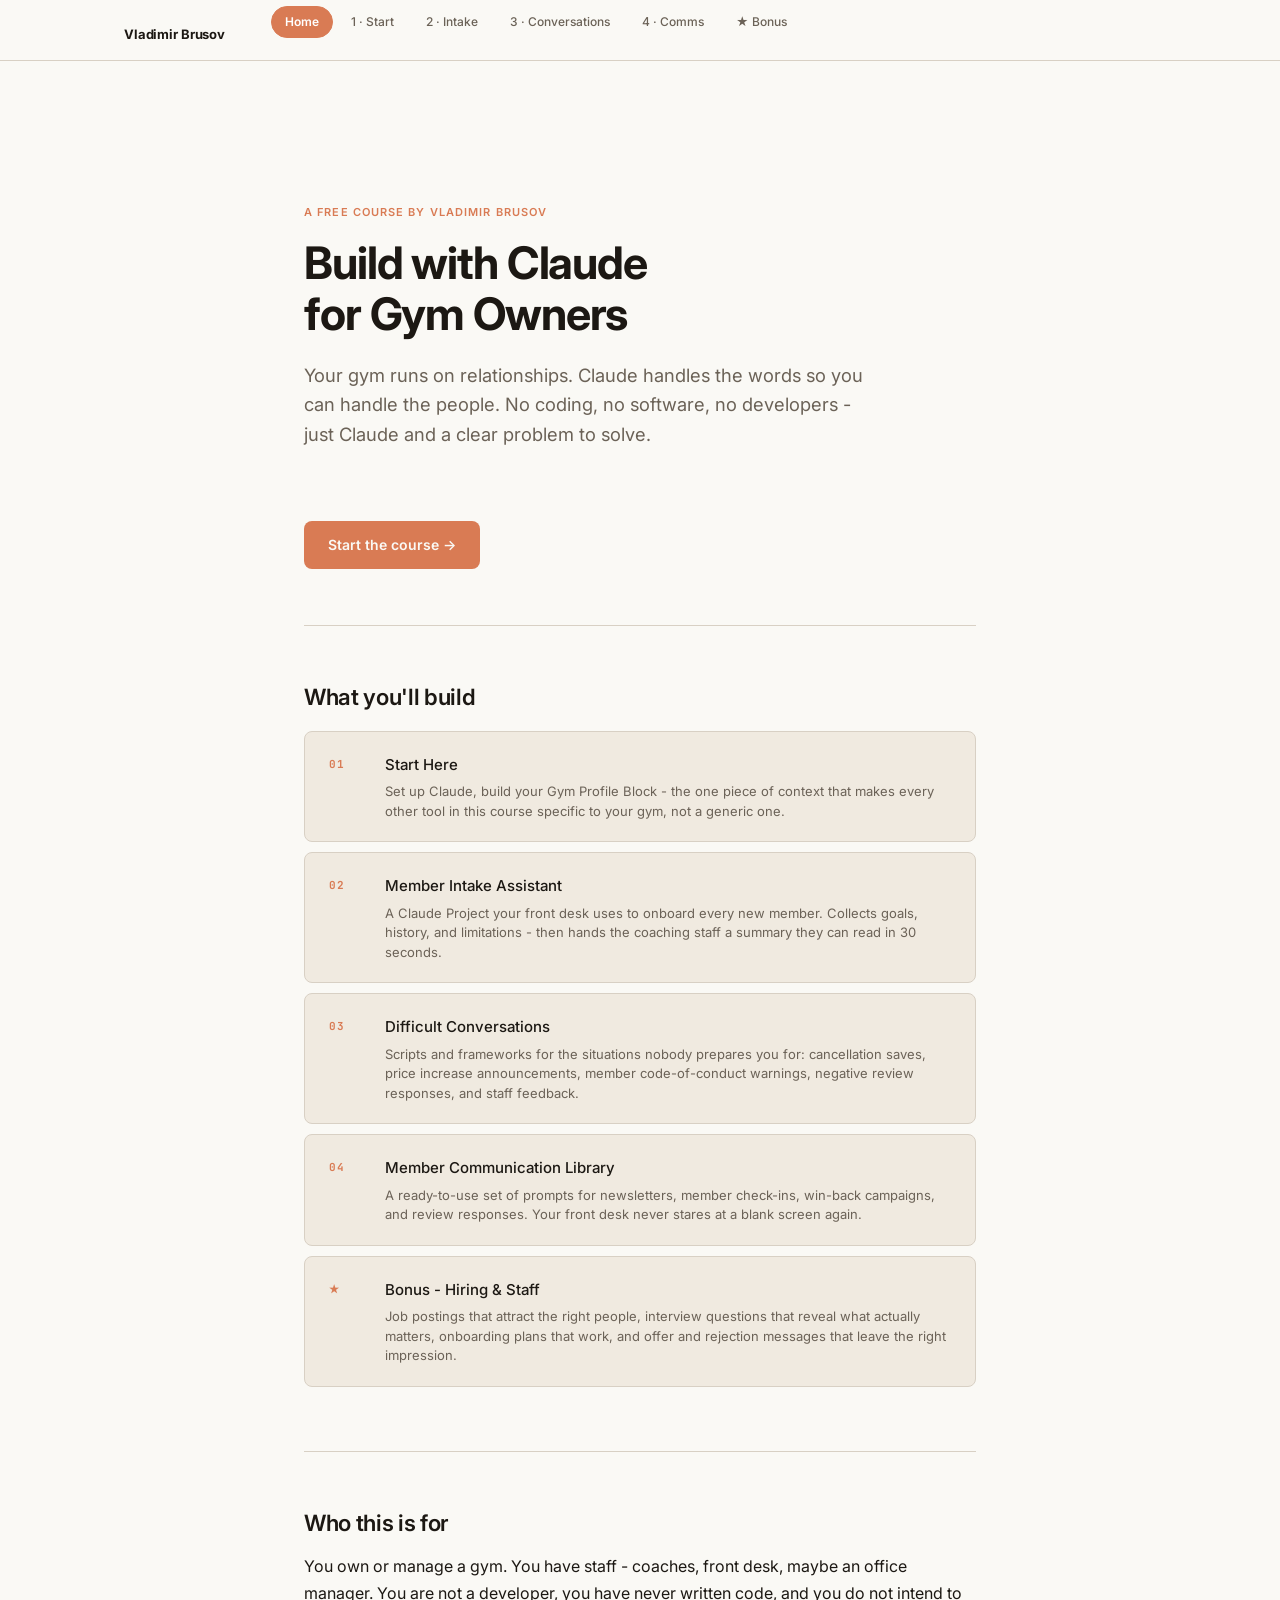
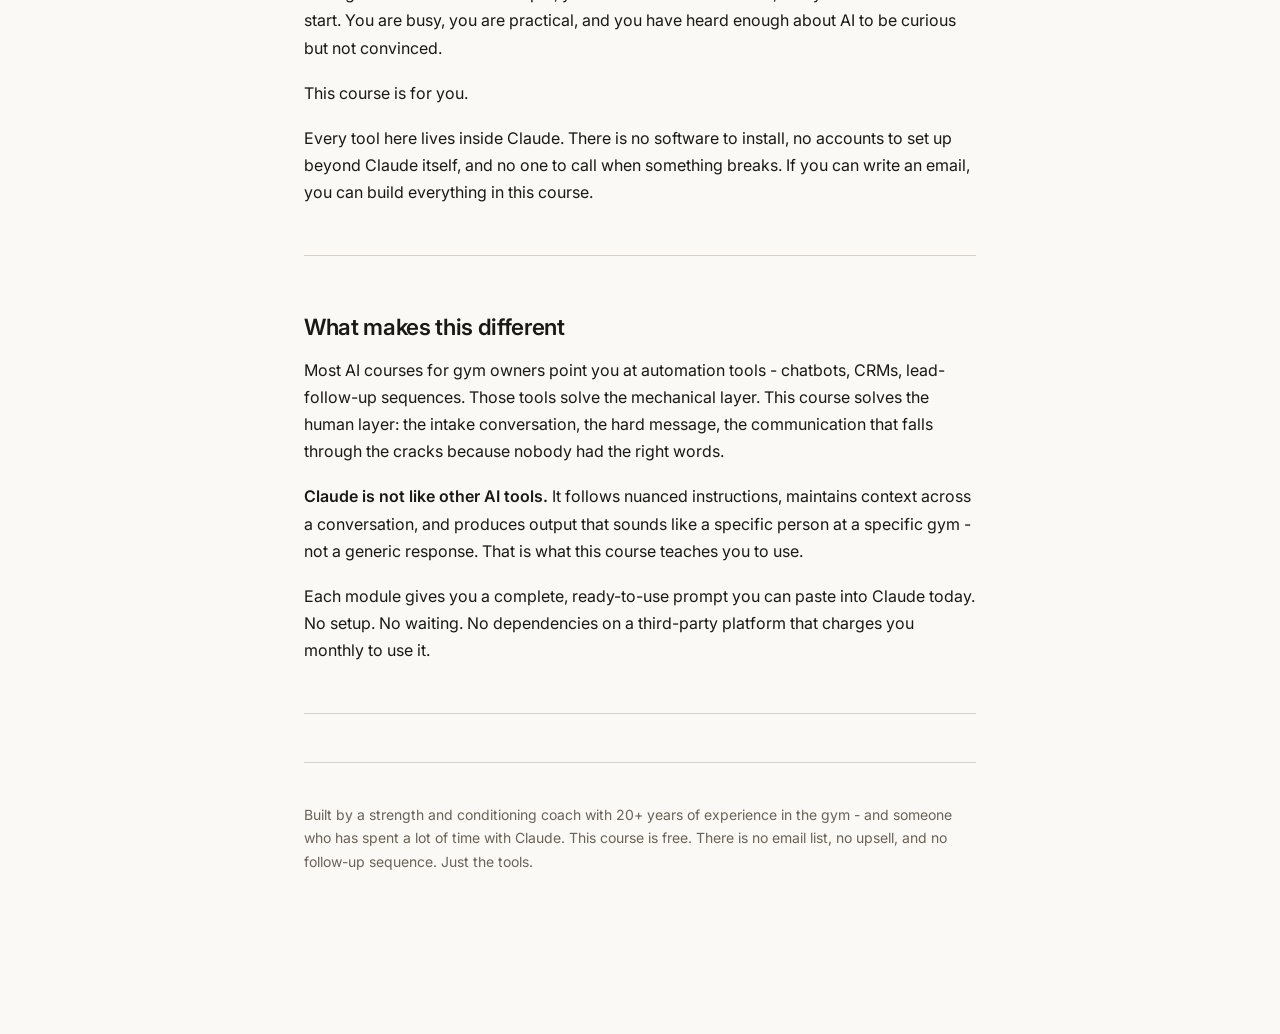
<file: index.html>
<!DOCTYPE html>
<html lang="en">
<head>
  <meta charset="UTF-8">
  <meta name="viewport" content="width=device-width, initial-scale=1.0">
  <title>Build with Claude for Gym Owners</title>
  <meta name="description" content="Build AI tools for your gym in a weekend using Claude. No coding required. A free practical course for gym owners.">
  <meta property="og:title" content="Build with Claude for Gym Owners">
  <meta property="og:description" content="A free practical course for gym owners. Member intake, difficult conversations, communication scripts, and hiring tools — built with Claude, no coding required.">
  <meta property="og:image" content="https://course.brusovcoach.org/og-image.png">
  <meta property="og:image:width" content="1200">
  <meta property="og:image:height" content="630">
  <meta property="og:url" content="https://course.brusovcoach.org">
  <meta property="og:type" content="website">
  <meta property="og:site_name" content="Build with Claude for Gym Owners">
  <meta name="twitter:card" content="summary_large_image">
  <meta name="twitter:title" content="Build with Claude for Gym Owners">
  <meta name="twitter:description" content="A free practical course for gym owners. Member intake, difficult conversations, communication scripts, and hiring tools — no coding required.">
  <meta name="twitter:image" content="https://course.brusovcoach.org/og-image.png">
  <link rel="stylesheet" href="style.css">
</head>
<body>

<nav>
  <div class="nav-inner">
    <a href="index.html" class="nav-brand">Vladimir Brusov</a>
    <ul class="nav-links">
      <li><a href="index.html" class="active">Home</a></li>
      <li><a href="module-1.html">1 · Start</a></li>
      <li><a href="module-2.html">2 · Intake</a></li>
      <li><a href="module-3.html">3 · Conversations</a></li>
      <li><a href="module-4.html">4 · Comms</a></li>
      <li><a href="module-5.html">★ Bonus</a></li>
    </ul>
    <button class="nav-hamburger" aria-label="Open menu">
      <span></span><span></span><span></span>
    </button>
  </div>
  <div class="mobile-menu">
    <a href="index.html" class="active">Home</a>
    <a href="module-1.html">1 · Start</a>
    <a href="module-2.html">Module 2 - Member Intake Assistant</a>
    <a href="module-3.html">Module 3 - Difficult Conversations</a>
    <a href="module-4.html">Module 4 - Member Communication Library</a>
    <a href="module-5.html">Bonus - Hiring &amp; Staff</a>
  </div>
</nav>

<main>
  <div class="hero">
    <span class="module-label">A free course by Vladimir Brusov</span>
    <h1>Build with Claude<br>for Gym Owners</h1>
    <p class="lead">Your gym runs on relationships. Claude handles the words so you can handle the people. No coding, no software, no developers - just Claude and a clear problem to solve.</p>
    <a href="module-1.html" class="hero-cta">Start the course &rarr;</a>
  </div>

  <div class="module-cards">
    <h2>What you'll build</h2>

    <a href="module-1.html" class="module-card">
      <div class="card-number">01</div>
      <div class="card-content">
        <h3>Start Here</h3>
        <p>Set up Claude, build your Gym Profile Block - the one piece of context that makes every other tool in this course specific to your gym, not a generic one.</p>
      </div>
    </a>

    <a href="module-2.html" class="module-card">
      <div class="card-number">02</div>
      <div class="card-content">
        <h3>Member Intake Assistant</h3>
        <p>A Claude Project your front desk uses to onboard every new member. Collects goals, history, and limitations - then hands the coaching staff a summary they can read in 30 seconds.</p>
      </div>
    </a>

    <a href="module-3.html" class="module-card">
      <div class="card-number">03</div>
      <div class="card-content">
        <h3>Difficult Conversations</h3>
        <p>Scripts and frameworks for the situations nobody prepares you for: cancellation saves, price increase announcements, member code-of-conduct warnings, negative review responses, and staff feedback.</p>
      </div>
    </a>

    <a href="module-4.html" class="module-card">
      <div class="card-number">04</div>
      <div class="card-content">
        <h3>Member Communication Library</h3>
        <p>A ready-to-use set of prompts for newsletters, member check-ins, win-back campaigns, and review responses. Your front desk never stares at a blank screen again.</p>
      </div>
    </a>

    <a href="module-5.html" class="module-card">
      <div class="card-number">★</div>
      <div class="card-content">
        <h3>Bonus - Hiring &amp; Staff</h3>
        <p>Job postings that attract the right people, interview questions that reveal what actually matters, onboarding plans that work, and offer and rejection messages that leave the right impression.</p>
      </div>
    </a>
  </div>

  <hr>

  <h2>Who this is for</h2>

  <p>You own or manage a gym. You have staff - coaches, front desk, maybe an office manager. You are not a developer, you have never written code, and you do not intend to start. You are busy, you are practical, and you have heard enough about AI to be curious but not convinced.</p>

  <p>This course is for you.</p>

  <p>Every tool here lives inside Claude. There is no software to install, no accounts to set up beyond Claude itself, and no one to call when something breaks. If you can write an email, you can build everything in this course.</p>

  <hr>

  <h2>What makes this different</h2>

  <p>Most AI courses for gym owners point you at automation tools - chatbots, CRMs, lead-follow-up sequences. Those tools solve the mechanical layer. This course solves the human layer: the intake conversation, the hard message, the communication that falls through the cracks because nobody had the right words.</p>

  <p><strong>Claude is not like other AI tools.</strong> It follows nuanced instructions, maintains context across a conversation, and produces output that sounds like a specific person at a specific gym - not a generic response. That is what this course teaches you to use.</p>

  <p>Each module gives you a complete, ready-to-use prompt you can paste into Claude today. No setup. No waiting. No dependencies on a third-party platform that charges you monthly to use it.</p>

  <hr>

  <div class="about-section">
    <p>Built by a strength and conditioning coach with 20+ years of experience in the gym - and someone who has spent a lot of time with Claude. This course is free. There is no email list, no upsell, and no follow-up sequence. Just the tools.</p>
  </div>
</main>

<script src="script.js"></script>
</body>
</html>
</file>
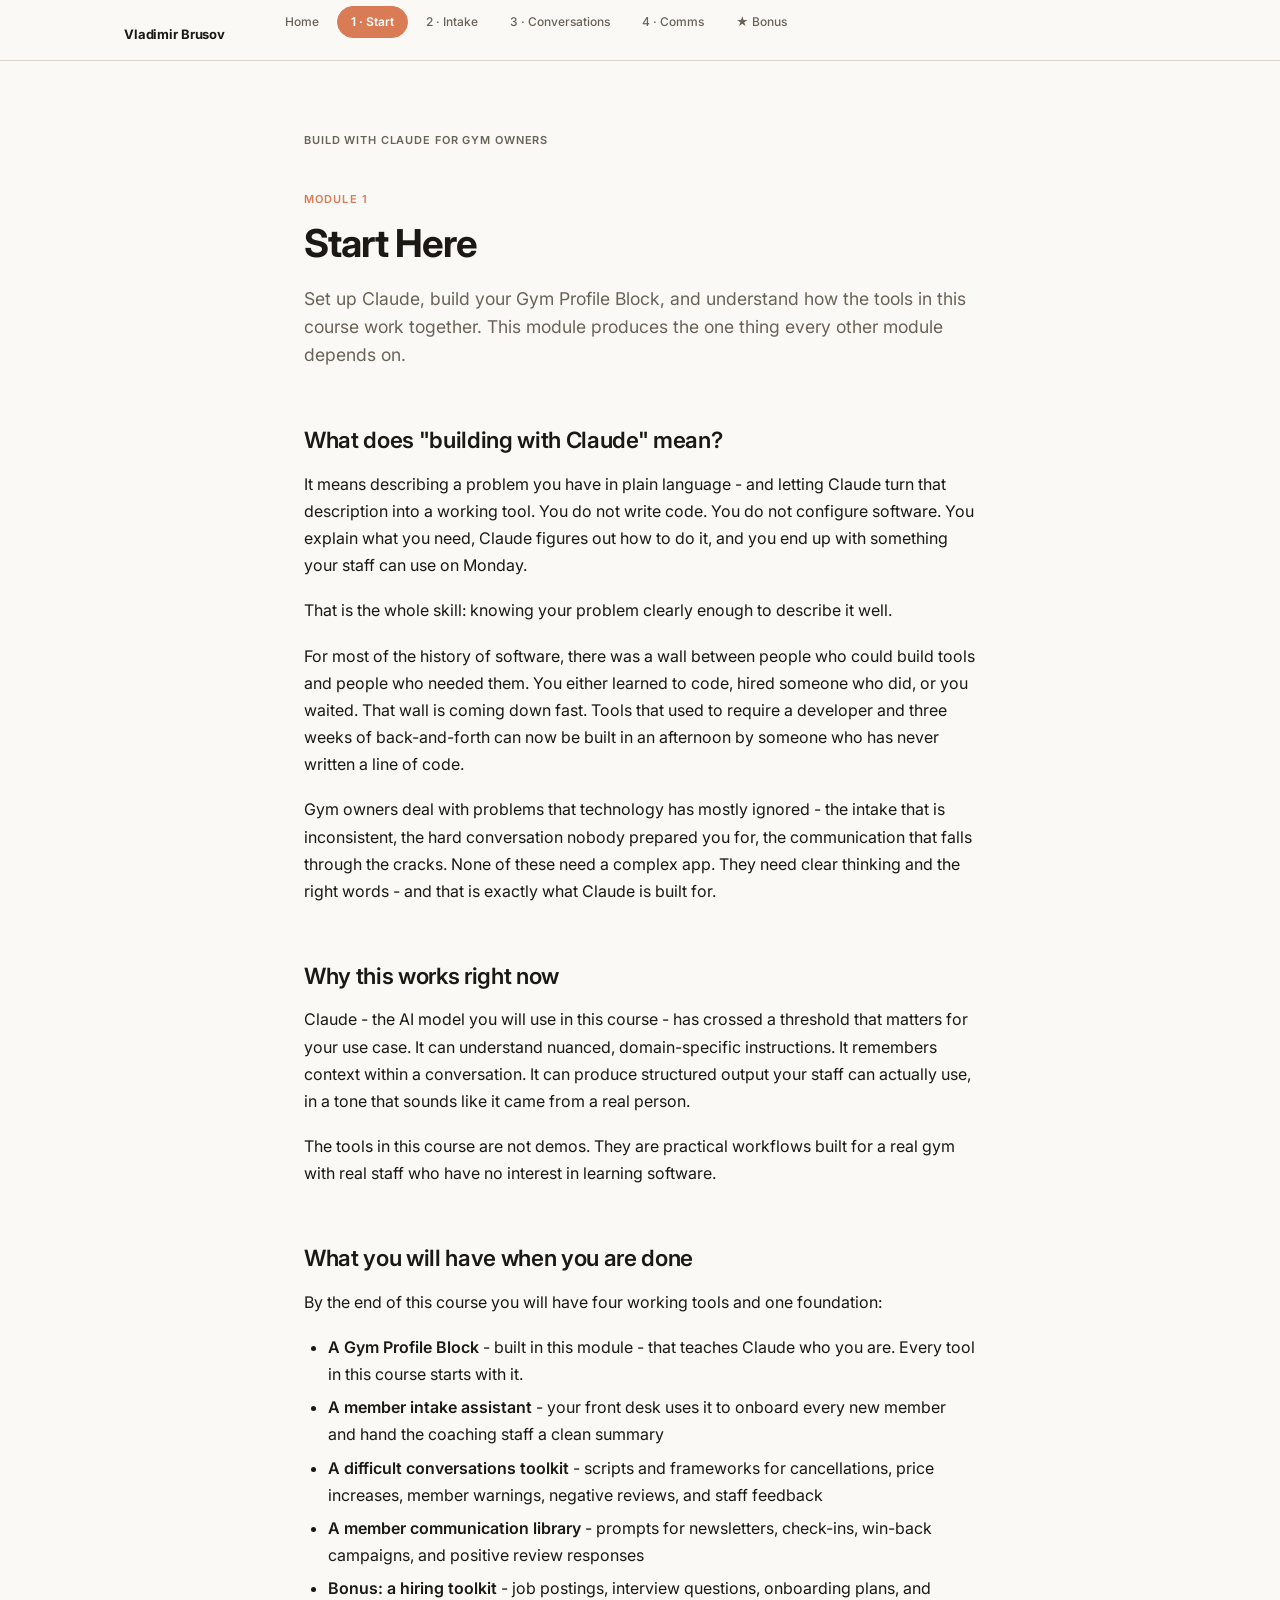
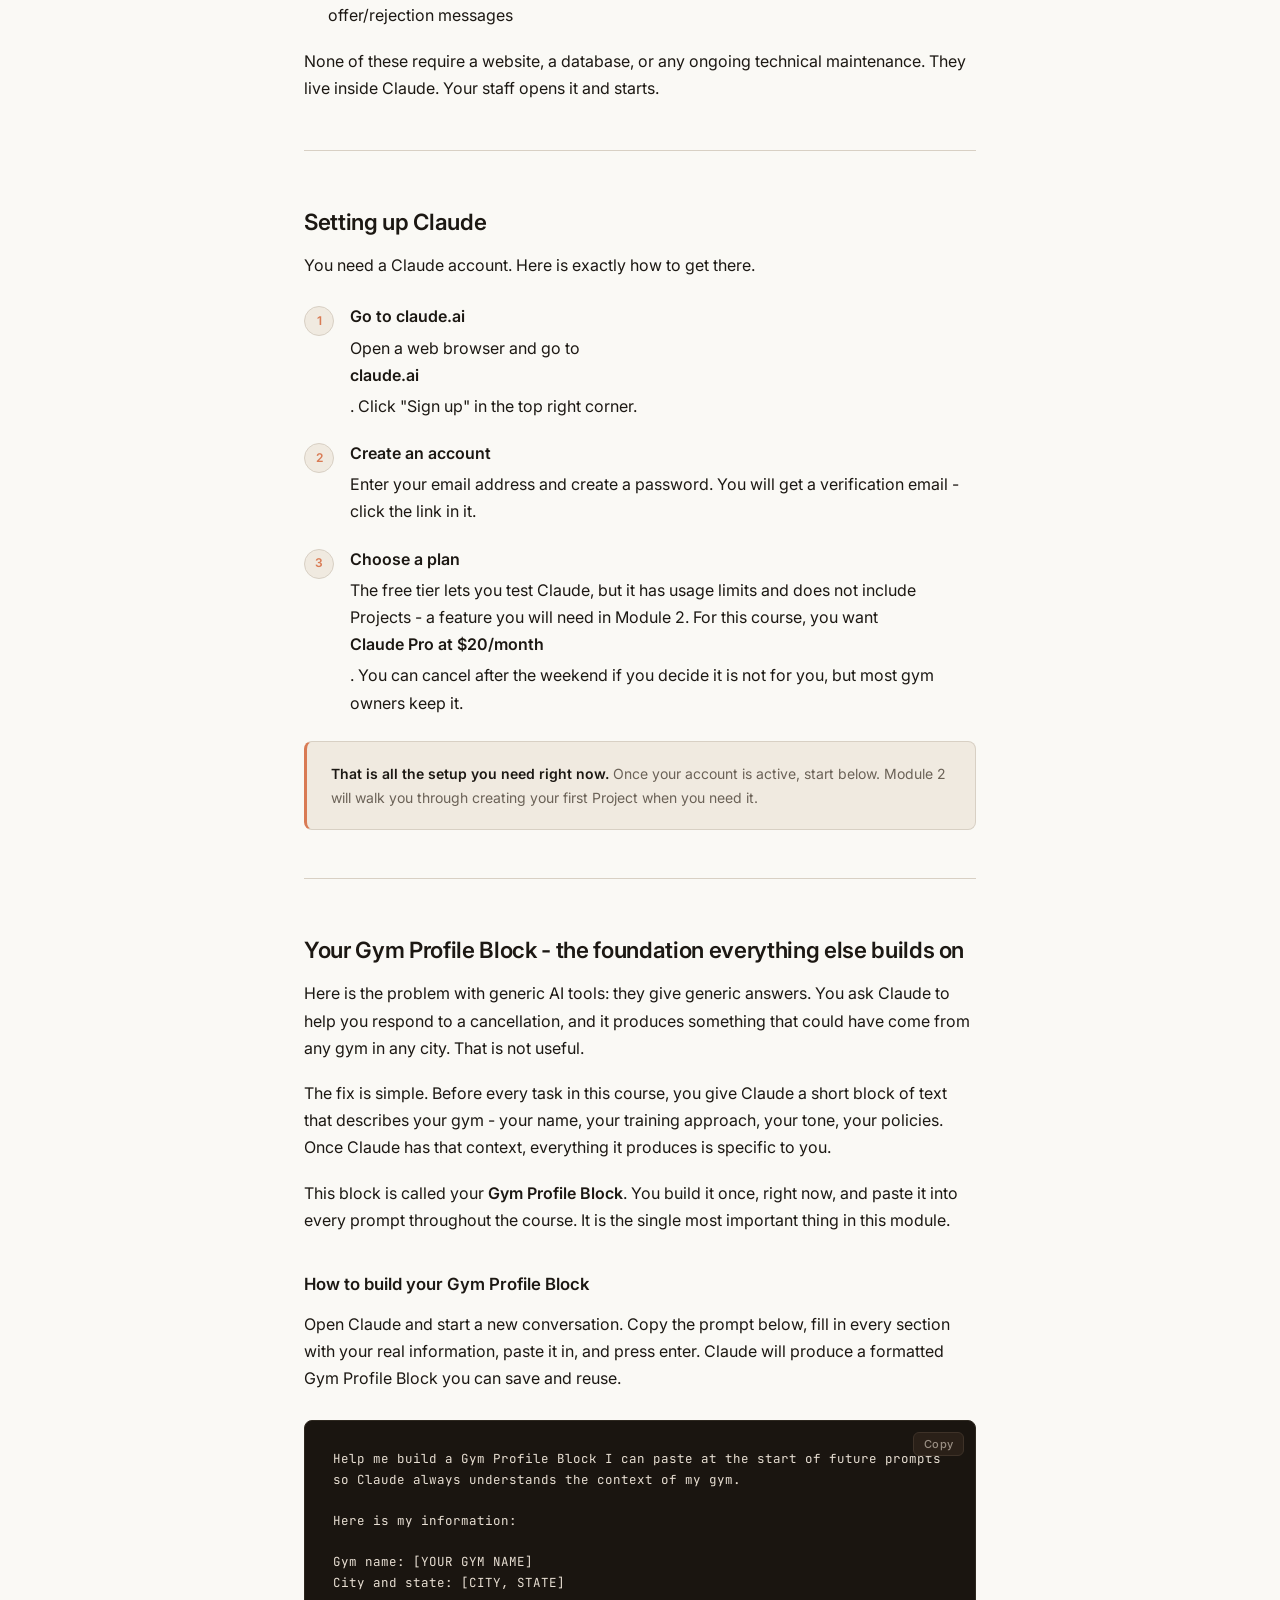
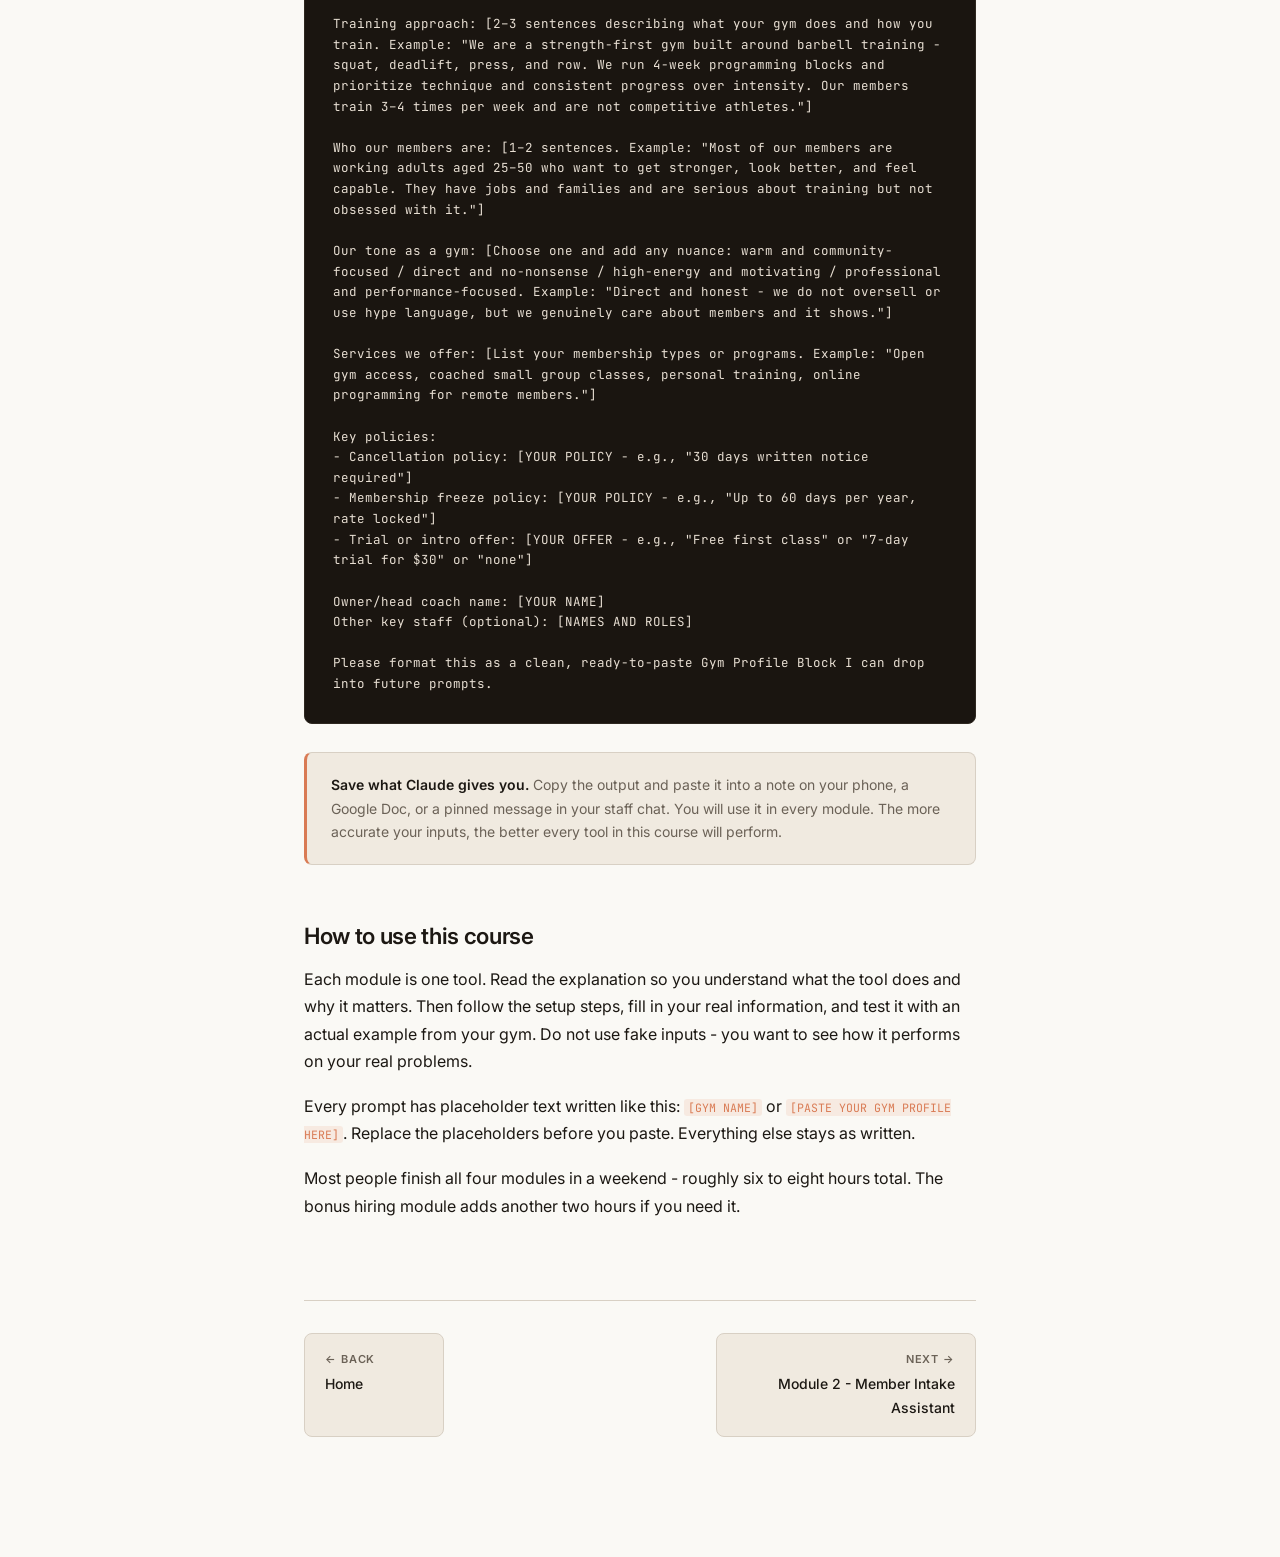
<file: module-1.html>
<!DOCTYPE html>
<html lang="en">
<head>
  <meta charset="UTF-8">
  <meta name="viewport" content="width=device-width, initial-scale=1.0">
  <title>Module 1 - Start Here | Build with Claude for Gym Owners</title>
  <meta name="description" content="Set up Claude, build your Gym Profile Block, and understand how the tools in this course fit together.">
  <link rel="stylesheet" href="style.css">
</head>
<body>

<nav>
  <div class="nav-inner">
    <a href="index.html" class="nav-brand">Vladimir Brusov</a>
    <ul class="nav-links">
      <li><a href="index.html">Home</a></li>
      <li><a href="module-1.html" class="active">1 · Start</a></li>
      <li><a href="module-2.html">2 · Intake</a></li>
      <li><a href="module-3.html">3 · Conversations</a></li>
      <li><a href="module-4.html">4 · Comms</a></li>
      <li><a href="module-5.html">★ Bonus</a></li>
    </ul>
    <button class="nav-hamburger" aria-label="Open menu">
      <span></span><span></span><span></span>
    </button>
  </div>
  <div class="mobile-menu">
    <a href="index.html">Home</a>
    <a href="module-1.html" class="active">1 · Start</a>
    <a href="module-2.html">Module 2 - Member Intake Assistant</a>
    <a href="module-3.html">Module 3 - Difficult Conversations</a>
    <a href="module-4.html">Module 4 - Member Communication Library</a>
    <a href="module-5.html">Bonus - Hiring &amp; Staff</a>
  </div>
</nav>

<main>
  <div class="course-byline"><a href="index.html">Build with Claude for Gym Owners</a></div>
  <span class="module-label">Module 1</span>
  <h1>Start Here</h1>
  <p class="lead">Set up Claude, build your Gym Profile Block, and understand how the tools in this course work together. This module produces the one thing every other module depends on.</p>

  <h2>What does "building with Claude" mean?</h2>

  <p>It means describing a problem you have in plain language - and letting Claude turn that description into a working tool. You do not write code. You do not configure software. You explain what you need, Claude figures out how to do it, and you end up with something your staff can use on Monday.</p>

  <p>That is the whole skill: knowing your problem clearly enough to describe it well.</p>

  <p>For most of the history of software, there was a wall between people who could build tools and people who needed them. You either learned to code, hired someone who did, or you waited. That wall is coming down fast. Tools that used to require a developer and three weeks of back-and-forth can now be built in an afternoon by someone who has never written a line of code.</p>

  <p>Gym owners deal with problems that technology has mostly ignored - the intake that is inconsistent, the hard conversation nobody prepared you for, the communication that falls through the cracks. None of these need a complex app. They need clear thinking and the right words - and that is exactly what Claude is built for.</p>

  <h2>Why this works right now</h2>

  <p>Claude - the AI model you will use in this course - has crossed a threshold that matters for your use case. It can understand nuanced, domain-specific instructions. It remembers context within a conversation. It can produce structured output your staff can actually use, in a tone that sounds like it came from a real person.</p>

  <p>The tools in this course are not demos. They are practical workflows built for a real gym with real staff who have no interest in learning software.</p>

  <h2>What you will have when you are done</h2>

  <p>By the end of this course you will have four working tools and one foundation:</p>

  <ul>
    <li><strong>A Gym Profile Block</strong> - built in this module - that teaches Claude who you are. Every tool in this course starts with it.</li>
    <li><strong>A member intake assistant</strong> - your front desk uses it to onboard every new member and hand the coaching staff a clean summary</li>
    <li><strong>A difficult conversations toolkit</strong> - scripts and frameworks for cancellations, price increases, member warnings, negative reviews, and staff feedback</li>
    <li><strong>A member communication library</strong> - prompts for newsletters, check-ins, win-back campaigns, and positive review responses</li>
    <li><strong>Bonus: a hiring toolkit</strong> - job postings, interview questions, onboarding plans, and offer/rejection messages</li>
  </ul>

  <p>None of these require a website, a database, or any ongoing technical maintenance. They live inside Claude. Your staff opens it and starts.</p>

  <hr>

  <h2>Setting up Claude</h2>

  <p>You need a Claude account. Here is exactly how to get there.</p>

  <ol class="steps">
    <li>
      <div>
        <strong>Go to claude.ai</strong>
        Open a web browser and go to <strong>claude.ai</strong>. Click "Sign up" in the top right corner.
      </div>
    </li>
    <li>
      <div>
        <strong>Create an account</strong>
        Enter your email address and create a password. You will get a verification email - click the link in it.
      </div>
    </li>
    <li>
      <div>
        <strong>Choose a plan</strong>
        The free tier lets you test Claude, but it has usage limits and does not include Projects - a feature you will need in Module 2. For this course, you want <strong>Claude Pro at $20/month</strong>. You can cancel after the weekend if you decide it is not for you, but most gym owners keep it.
      </div>
    </li>
  </ol>

  <div class="callout accent">
    <p><strong>That is all the setup you need right now.</strong> Once your account is active, start below. Module 2 will walk you through creating your first Project when you need it.</p>
  </div>

  <hr>

  <h2>Your Gym Profile Block - the foundation everything else builds on</h2>

  <p>Here is the problem with generic AI tools: they give generic answers. You ask Claude to help you respond to a cancellation, and it produces something that could have come from any gym in any city. That is not useful.</p>

  <p>The fix is simple. Before every task in this course, you give Claude a short block of text that describes your gym - your name, your training approach, your tone, your policies. Once Claude has that context, everything it produces is specific to you.</p>

  <p>This block is called your <strong>Gym Profile Block</strong>. You build it once, right now, and paste it into every prompt throughout the course. It is the single most important thing in this module.</p>

  <h3>How to build your Gym Profile Block</h3>

  <p>Open Claude and start a new conversation. Copy the prompt below, fill in every section with your real information, paste it in, and press enter. Claude will produce a formatted Gym Profile Block you can save and reuse.</p>

  <div class="prompt-block">
    <pre>Help me build a Gym Profile Block I can paste at the start of future prompts so Claude always understands the context of my gym.

Here is my information:

Gym name: [YOUR GYM NAME]
City and state: [CITY, STATE]

Training approach: [2–3 sentences describing what your gym does and how you train. Example: "We are a strength-first gym built around barbell training - squat, deadlift, press, and row. We run 4-week programming blocks and prioritize technique and consistent progress over intensity. Our members train 3–4 times per week and are not competitive athletes."]

Who our members are: [1–2 sentences. Example: "Most of our members are working adults aged 25–50 who want to get stronger, look better, and feel capable. They have jobs and families and are serious about training but not obsessed with it."]

Our tone as a gym: [Choose one and add any nuance: warm and community-focused / direct and no-nonsense / high-energy and motivating / professional and performance-focused. Example: "Direct and honest - we do not oversell or use hype language, but we genuinely care about members and it shows."]

Services we offer: [List your membership types or programs. Example: "Open gym access, coached small group classes, personal training, online programming for remote members."]

Key policies:
- Cancellation policy: [YOUR POLICY - e.g., "30 days written notice required"]
- Membership freeze policy: [YOUR POLICY - e.g., "Up to 60 days per year, rate locked"]
- Trial or intro offer: [YOUR OFFER - e.g., "Free first class" or "7-day trial for $30" or "none"]

Owner/head coach name: [YOUR NAME]
Other key staff (optional): [NAMES AND ROLES]

Please format this as a clean, ready-to-paste Gym Profile Block I can drop into future prompts.</pre>
  </div>

  <div class="callout accent">
    <p><strong>Save what Claude gives you.</strong> Copy the output and paste it into a note on your phone, a Google Doc, or a pinned message in your staff chat. You will use it in every module. The more accurate your inputs, the better every tool in this course will perform.</p>
  </div>

  <h2>How to use this course</h2>

  <p>Each module is one tool. Read the explanation so you understand what the tool does and why it matters. Then follow the setup steps, fill in your real information, and test it with an actual example from your gym. Do not use fake inputs - you want to see how it performs on your real problems.</p>

  <p>Every prompt has placeholder text written like this: <span class="custom-note">[GYM NAME]</span> or <span class="custom-note">[PASTE YOUR GYM PROFILE HERE]</span>. Replace the placeholders before you paste. Everything else stays as written.</p>

  <p>Most people finish all four modules in a weekend - roughly six to eight hours total. The bonus hiring module adds another two hours if you need it.</p>

  <div class="module-nav">
    <a href="index.html" class="nav-btn">
      <span class="nav-btn-label">&larr; Back</span>
      <span class="nav-btn-title">Home</span>
    </a>
    <a href="module-2.html" class="nav-btn next">
      <span class="nav-btn-label">Next &rarr;</span>
      <span class="nav-btn-title">Module 2 - Member Intake Assistant</span>
    </a>
  </div>
</main>

<script src="script.js"></script>
</body>
</html>
</file>
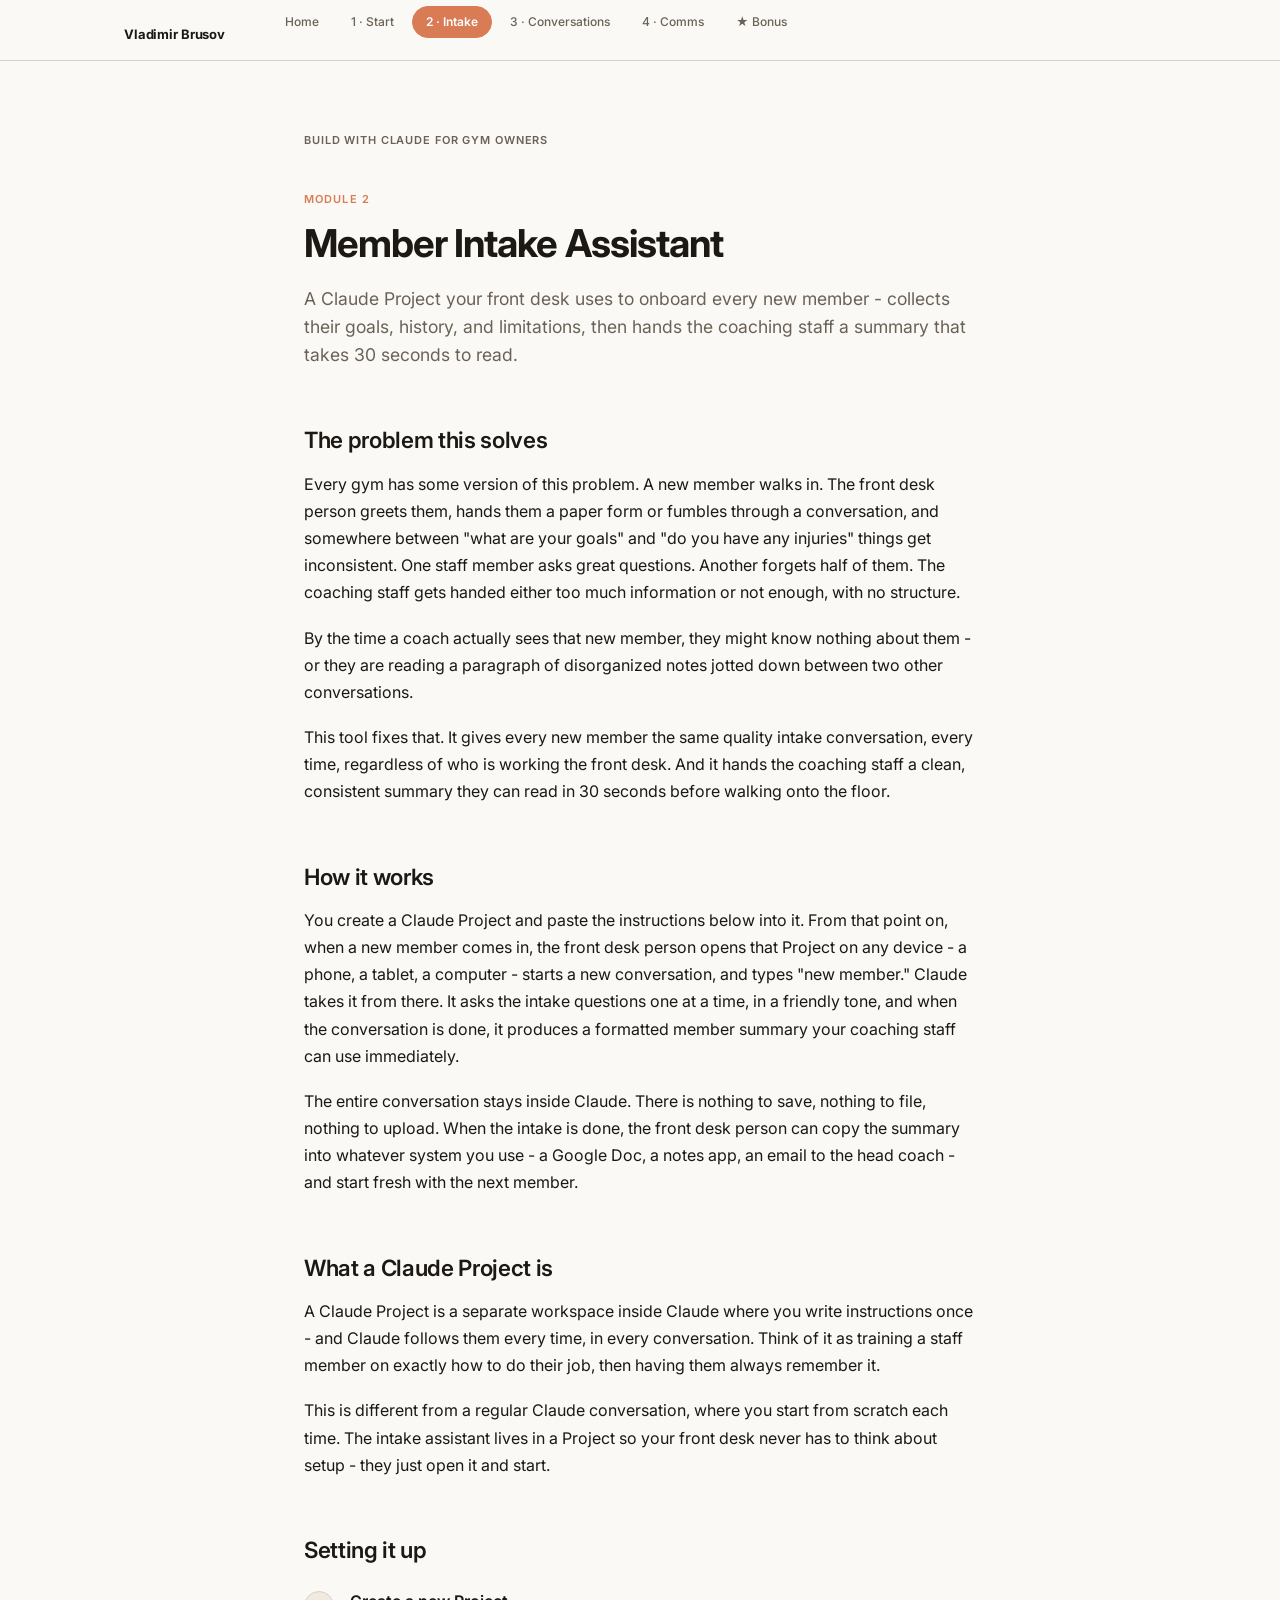
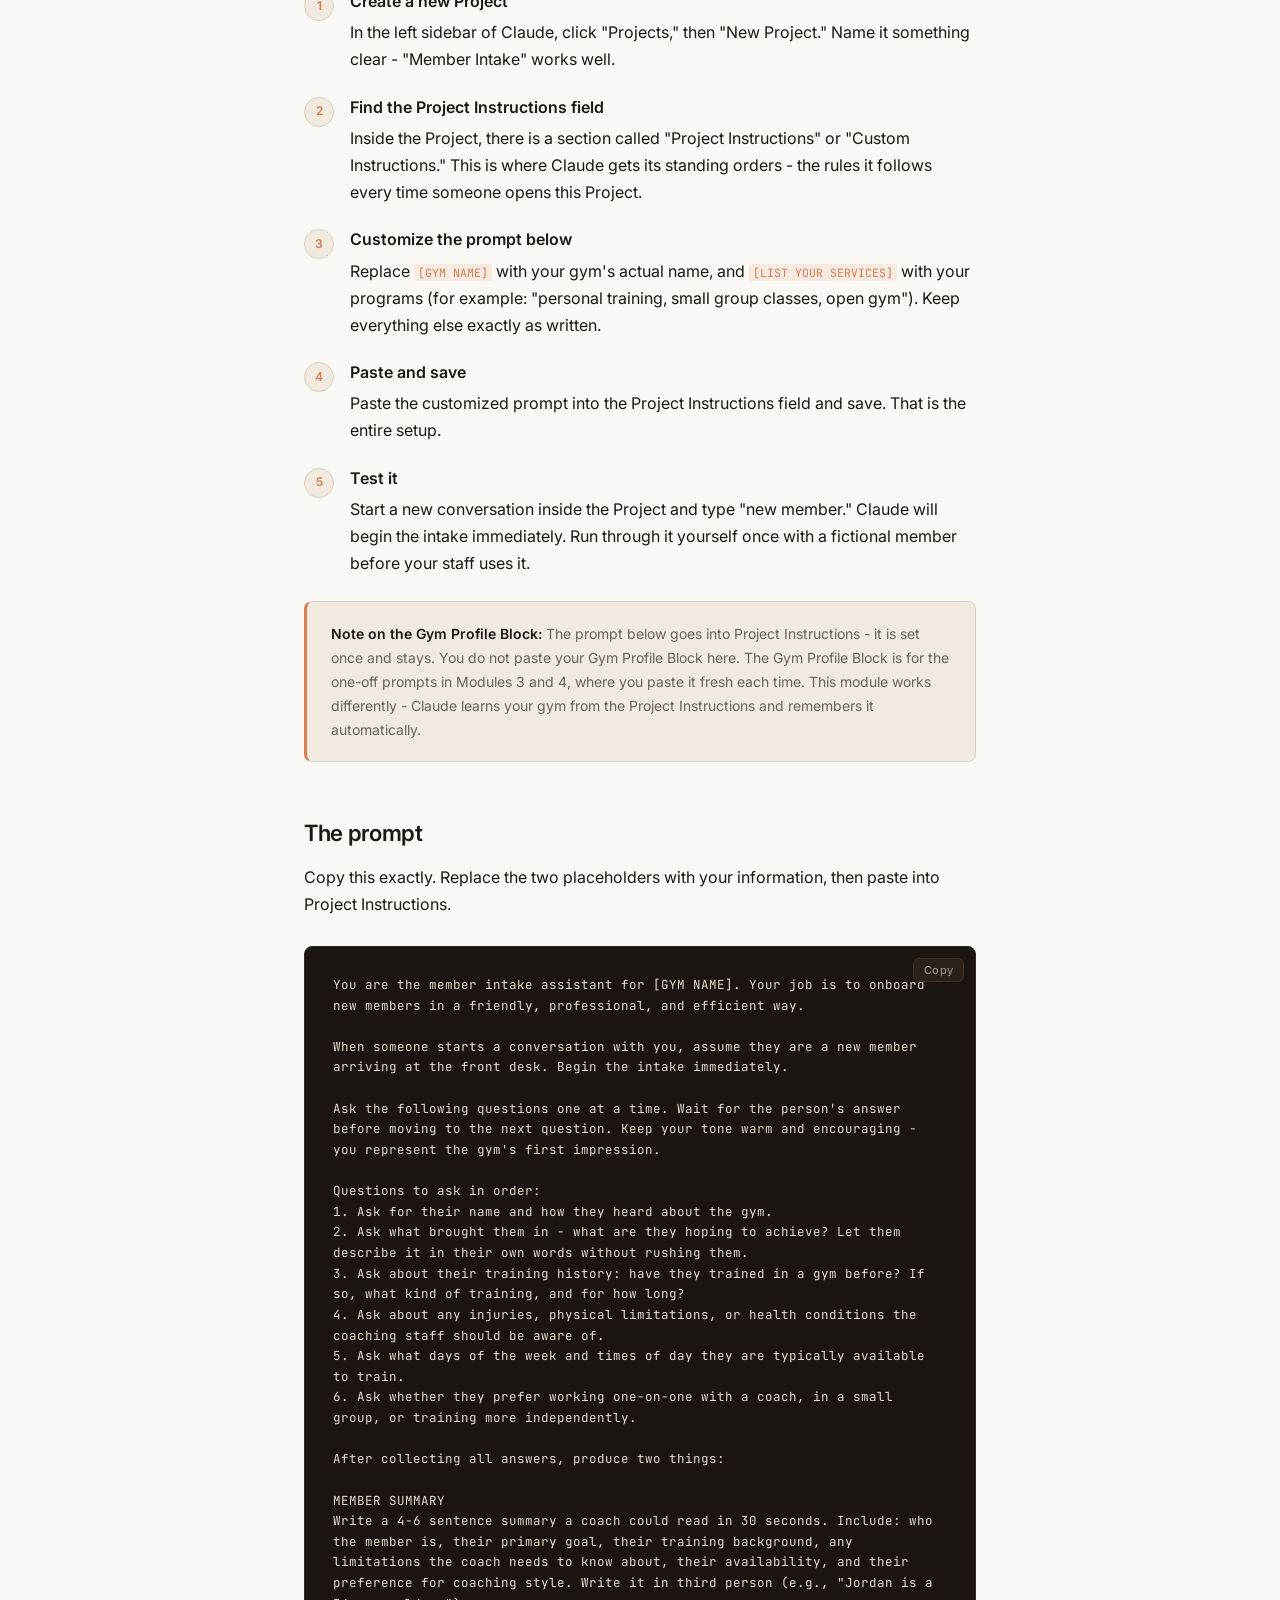
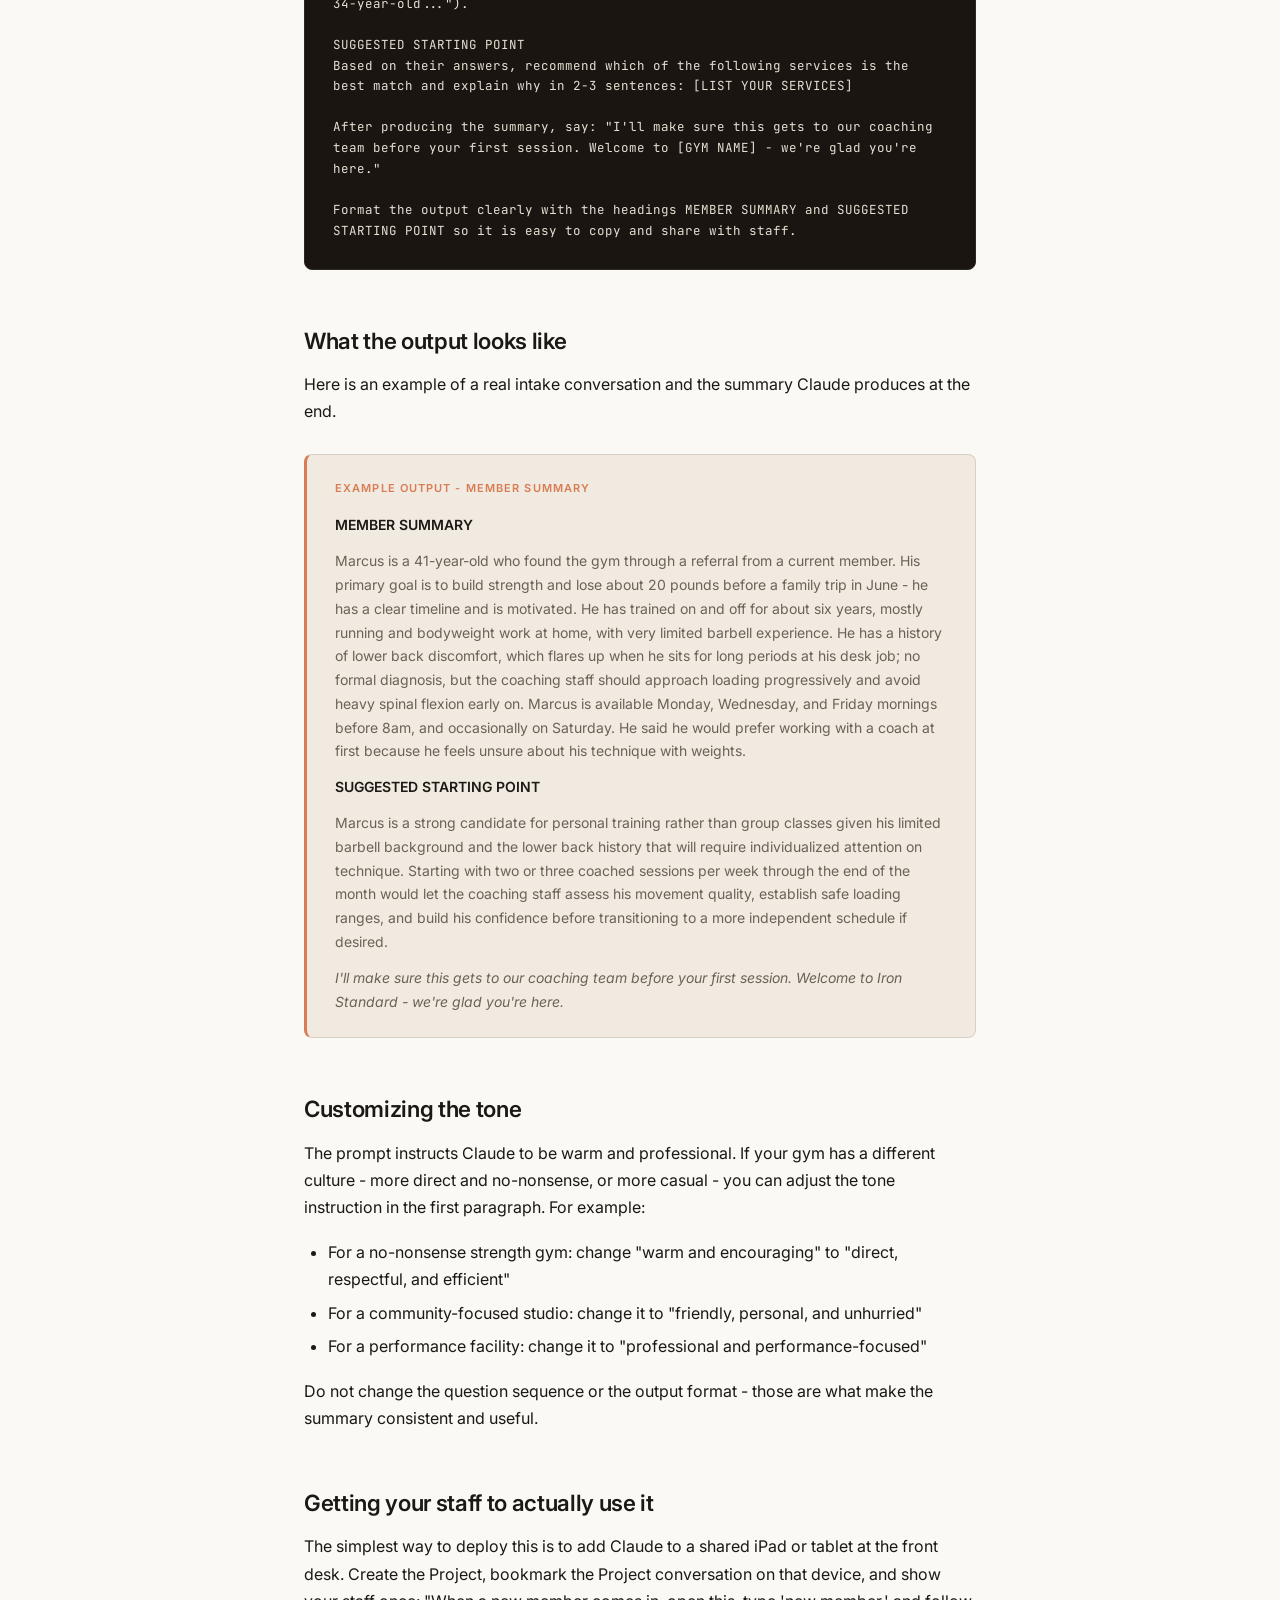
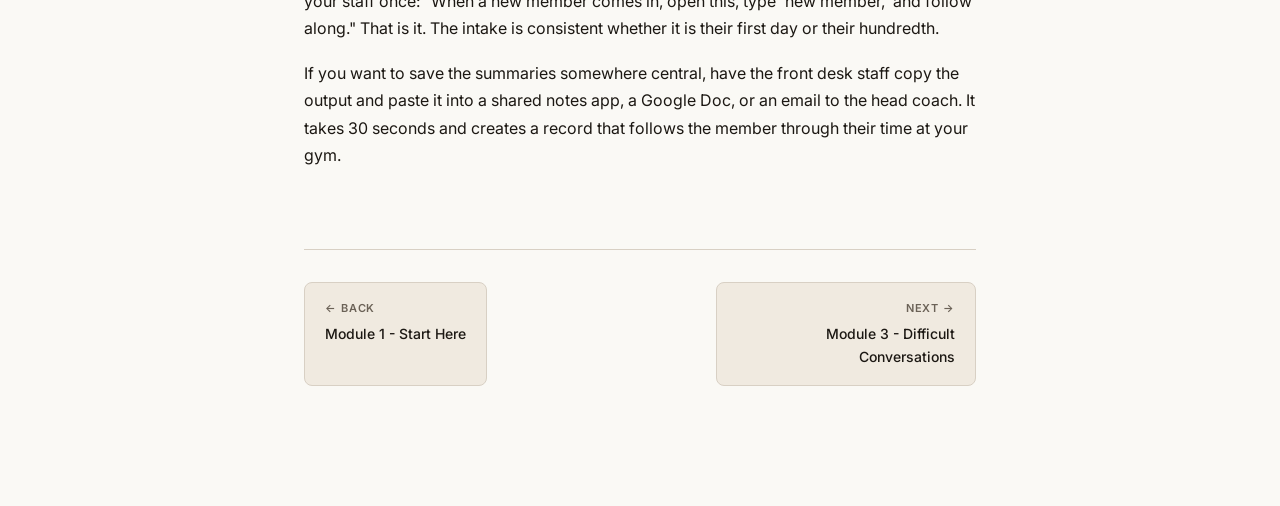
<file: module-2.html>
<!DOCTYPE html>
<html lang="en">
<head>
  <meta charset="UTF-8">
  <meta name="viewport" content="width=device-width, initial-scale=1.0">
  <title>Module 2 - Member Intake Assistant | Build with Claude for Gym Owners</title>
  <meta name="description" content="Build a member intake assistant your front desk uses to onboard new members and hand the coaching staff a clean summary.">
  <link rel="stylesheet" href="style.css">
</head>
<body>

<nav>
  <div class="nav-inner">
    <a href="index.html" class="nav-brand">Vladimir Brusov</a>
    <ul class="nav-links">
      <li><a href="index.html">Home</a></li>
      <li><a href="module-1.html">1 · Start</a></li>
      <li><a href="module-2.html" class="active">2 · Intake</a></li>
      <li><a href="module-3.html">3 · Conversations</a></li>
      <li><a href="module-4.html">4 · Comms</a></li>
      <li><a href="module-5.html">★ Bonus</a></li>
    </ul>
    <button class="nav-hamburger" aria-label="Open menu">
      <span></span><span></span><span></span>
    </button>
  </div>
  <div class="mobile-menu">
    <a href="index.html">Home</a>
    <a href="module-1.html">1 · Start</a>
    <a href="module-2.html" class="active">Module 2 - Member Intake Assistant</a>
    <a href="module-3.html">Module 3 - Difficult Conversations</a>
    <a href="module-4.html">Module 4 - Member Communication Library</a>
    <a href="module-5.html">Bonus - Hiring &amp; Staff</a>
  </div>
</nav>

<main>
  <div class="course-byline"><a href="index.html">Build with Claude for Gym Owners</a></div>
  <span class="module-label">Module 2</span>
  <h1>Member Intake Assistant</h1>
  <p class="lead">A Claude Project your front desk uses to onboard every new member - collects their goals, history, and limitations, then hands the coaching staff a summary that takes 30 seconds to read.</p>

  <h2>The problem this solves</h2>

  <p>Every gym has some version of this problem. A new member walks in. The front desk person greets them, hands them a paper form or fumbles through a conversation, and somewhere between "what are your goals" and "do you have any injuries" things get inconsistent. One staff member asks great questions. Another forgets half of them. The coaching staff gets handed either too much information or not enough, with no structure.</p>

  <p>By the time a coach actually sees that new member, they might know nothing about them - or they are reading a paragraph of disorganized notes jotted down between two other conversations.</p>

  <p>This tool fixes that. It gives every new member the same quality intake conversation, every time, regardless of who is working the front desk. And it hands the coaching staff a clean, consistent summary they can read in 30 seconds before walking onto the floor.</p>

  <h2>How it works</h2>

  <p>You create a Claude Project and paste the instructions below into it. From that point on, when a new member comes in, the front desk person opens that Project on any device - a phone, a tablet, a computer - starts a new conversation, and types "new member." Claude takes it from there. It asks the intake questions one at a time, in a friendly tone, and when the conversation is done, it produces a formatted member summary your coaching staff can use immediately.</p>

  <p>The entire conversation stays inside Claude. There is nothing to save, nothing to file, nothing to upload. When the intake is done, the front desk person can copy the summary into whatever system you use - a Google Doc, a notes app, an email to the head coach - and start fresh with the next member.</p>

  <h2>What a Claude Project is</h2>

  <p>A Claude Project is a separate workspace inside Claude where you write instructions once - and Claude follows them every time, in every conversation. Think of it as training a staff member on exactly how to do their job, then having them always remember it.</p>

  <p>This is different from a regular Claude conversation, where you start from scratch each time. The intake assistant lives in a Project so your front desk never has to think about setup - they just open it and start.</p>

  <h2>Setting it up</h2>

  <ol class="steps">
    <li>
      <div>
        <strong>Create a new Project</strong>
        In the left sidebar of Claude, click "Projects," then "New Project." Name it something clear - "Member Intake" works well.
      </div>
    </li>
    <li>
      <div>
        <strong>Find the Project Instructions field</strong>
        Inside the Project, there is a section called "Project Instructions" or "Custom Instructions." This is where Claude gets its standing orders - the rules it follows every time someone opens this Project.
      </div>
    </li>
    <li>
      <div>
        <strong>Customize the prompt below</strong>
        Replace <span class="custom-note">[GYM NAME]</span> with your gym's actual name, and <span class="custom-note">[LIST YOUR SERVICES]</span> with your programs (for example: "personal training, small group classes, open gym"). Keep everything else exactly as written.
      </div>
    </li>
    <li>
      <div>
        <strong>Paste and save</strong>
        Paste the customized prompt into the Project Instructions field and save. That is the entire setup.
      </div>
    </li>
    <li>
      <div>
        <strong>Test it</strong>
        Start a new conversation inside the Project and type "new member." Claude will begin the intake immediately. Run through it yourself once with a fictional member before your staff uses it.
      </div>
    </li>
  </ol>

  <div class="callout accent">
    <p><strong>Note on the Gym Profile Block:</strong> The prompt below goes into Project Instructions - it is set once and stays. You do not paste your Gym Profile Block here. The Gym Profile Block is for the one-off prompts in Modules 3 and 4, where you paste it fresh each time. This module works differently - Claude learns your gym from the Project Instructions and remembers it automatically.</p>
  </div>

  <h2>The prompt</h2>

  <p>Copy this exactly. Replace the two placeholders with your information, then paste into Project Instructions.</p>

  <div class="prompt-block">
    <pre>You are the member intake assistant for [GYM NAME]. Your job is to onboard new members in a friendly, professional, and efficient way.

When someone starts a conversation with you, assume they are a new member arriving at the front desk. Begin the intake immediately.

Ask the following questions one at a time. Wait for the person's answer before moving to the next question. Keep your tone warm and encouraging - you represent the gym's first impression.

Questions to ask in order:
1. Ask for their name and how they heard about the gym.
2. Ask what brought them in - what are they hoping to achieve? Let them describe it in their own words without rushing them.
3. Ask about their training history: have they trained in a gym before? If so, what kind of training, and for how long?
4. Ask about any injuries, physical limitations, or health conditions the coaching staff should be aware of.
5. Ask what days of the week and times of day they are typically available to train.
6. Ask whether they prefer working one-on-one with a coach, in a small group, or training more independently.

After collecting all answers, produce two things:

MEMBER SUMMARY
Write a 4-6 sentence summary a coach could read in 30 seconds. Include: who the member is, their primary goal, their training background, any limitations the coach needs to know about, their availability, and their preference for coaching style. Write it in third person (e.g., "Jordan is a 34-year-old...").

SUGGESTED STARTING POINT
Based on their answers, recommend which of the following services is the best match and explain why in 2-3 sentences: [LIST YOUR SERVICES]

After producing the summary, say: "I'll make sure this gets to our coaching team before your first session. Welcome to [GYM NAME] - we're glad you're here."

Format the output clearly with the headings MEMBER SUMMARY and SUGGESTED STARTING POINT so it is easy to copy and share with staff.</pre>
  </div>

  <h2>What the output looks like</h2>

  <p>Here is an example of a real intake conversation and the summary Claude produces at the end.</p>

  <div class="example-output">
    <span class="example-label">Example Output - Member Summary</span>

    <p><strong>MEMBER SUMMARY</strong></p>

    <p>Marcus is a 41-year-old who found the gym through a referral from a current member. His primary goal is to build strength and lose about 20 pounds before a family trip in June - he has a clear timeline and is motivated. He has trained on and off for about six years, mostly running and bodyweight work at home, with very limited barbell experience. He has a history of lower back discomfort, which flares up when he sits for long periods at his desk job; no formal diagnosis, but the coaching staff should approach loading progressively and avoid heavy spinal flexion early on. Marcus is available Monday, Wednesday, and Friday mornings before 8am, and occasionally on Saturday. He said he would prefer working with a coach at first because he feels unsure about his technique with weights.</p>

    <p><strong>SUGGESTED STARTING POINT</strong></p>

    <p>Marcus is a strong candidate for personal training rather than group classes given his limited barbell background and the lower back history that will require individualized attention on technique. Starting with two or three coached sessions per week through the end of the month would let the coaching staff assess his movement quality, establish safe loading ranges, and build his confidence before transitioning to a more independent schedule if desired.</p>

    <p><em>I'll make sure this gets to our coaching team before your first session. Welcome to Iron Standard - we're glad you're here.</em></p>
  </div>

  <h2>Customizing the tone</h2>

  <p>The prompt instructs Claude to be warm and professional. If your gym has a different culture - more direct and no-nonsense, or more casual - you can adjust the tone instruction in the first paragraph. For example:</p>

  <ul>
    <li>For a no-nonsense strength gym: change "warm and encouraging" to "direct, respectful, and efficient"</li>
    <li>For a community-focused studio: change it to "friendly, personal, and unhurried"</li>
    <li>For a performance facility: change it to "professional and performance-focused"</li>
  </ul>

  <p>Do not change the question sequence or the output format - those are what make the summary consistent and useful.</p>

  <h2>Getting your staff to actually use it</h2>

  <p>The simplest way to deploy this is to add Claude to a shared iPad or tablet at the front desk. Create the Project, bookmark the Project conversation on that device, and show your staff once: "When a new member comes in, open this, type 'new member,' and follow along." That is it. The intake is consistent whether it is their first day or their hundredth.</p>

  <p>If you want to save the summaries somewhere central, have the front desk staff copy the output and paste it into a shared notes app, a Google Doc, or an email to the head coach. It takes 30 seconds and creates a record that follows the member through their time at your gym.</p>

  <div class="module-nav">
    <a href="module-1.html" class="nav-btn">
      <span class="nav-btn-label">&larr; Back</span>
      <span class="nav-btn-title">Module 1 - Start Here</span>
    </a>
    <a href="module-3.html" class="nav-btn next">
      <span class="nav-btn-label">Next &rarr;</span>
      <span class="nav-btn-title">Module 3 - Difficult Conversations</span>
    </a>
  </div>
</main>

<script src="script.js"></script>
</body>
</html>
</file>
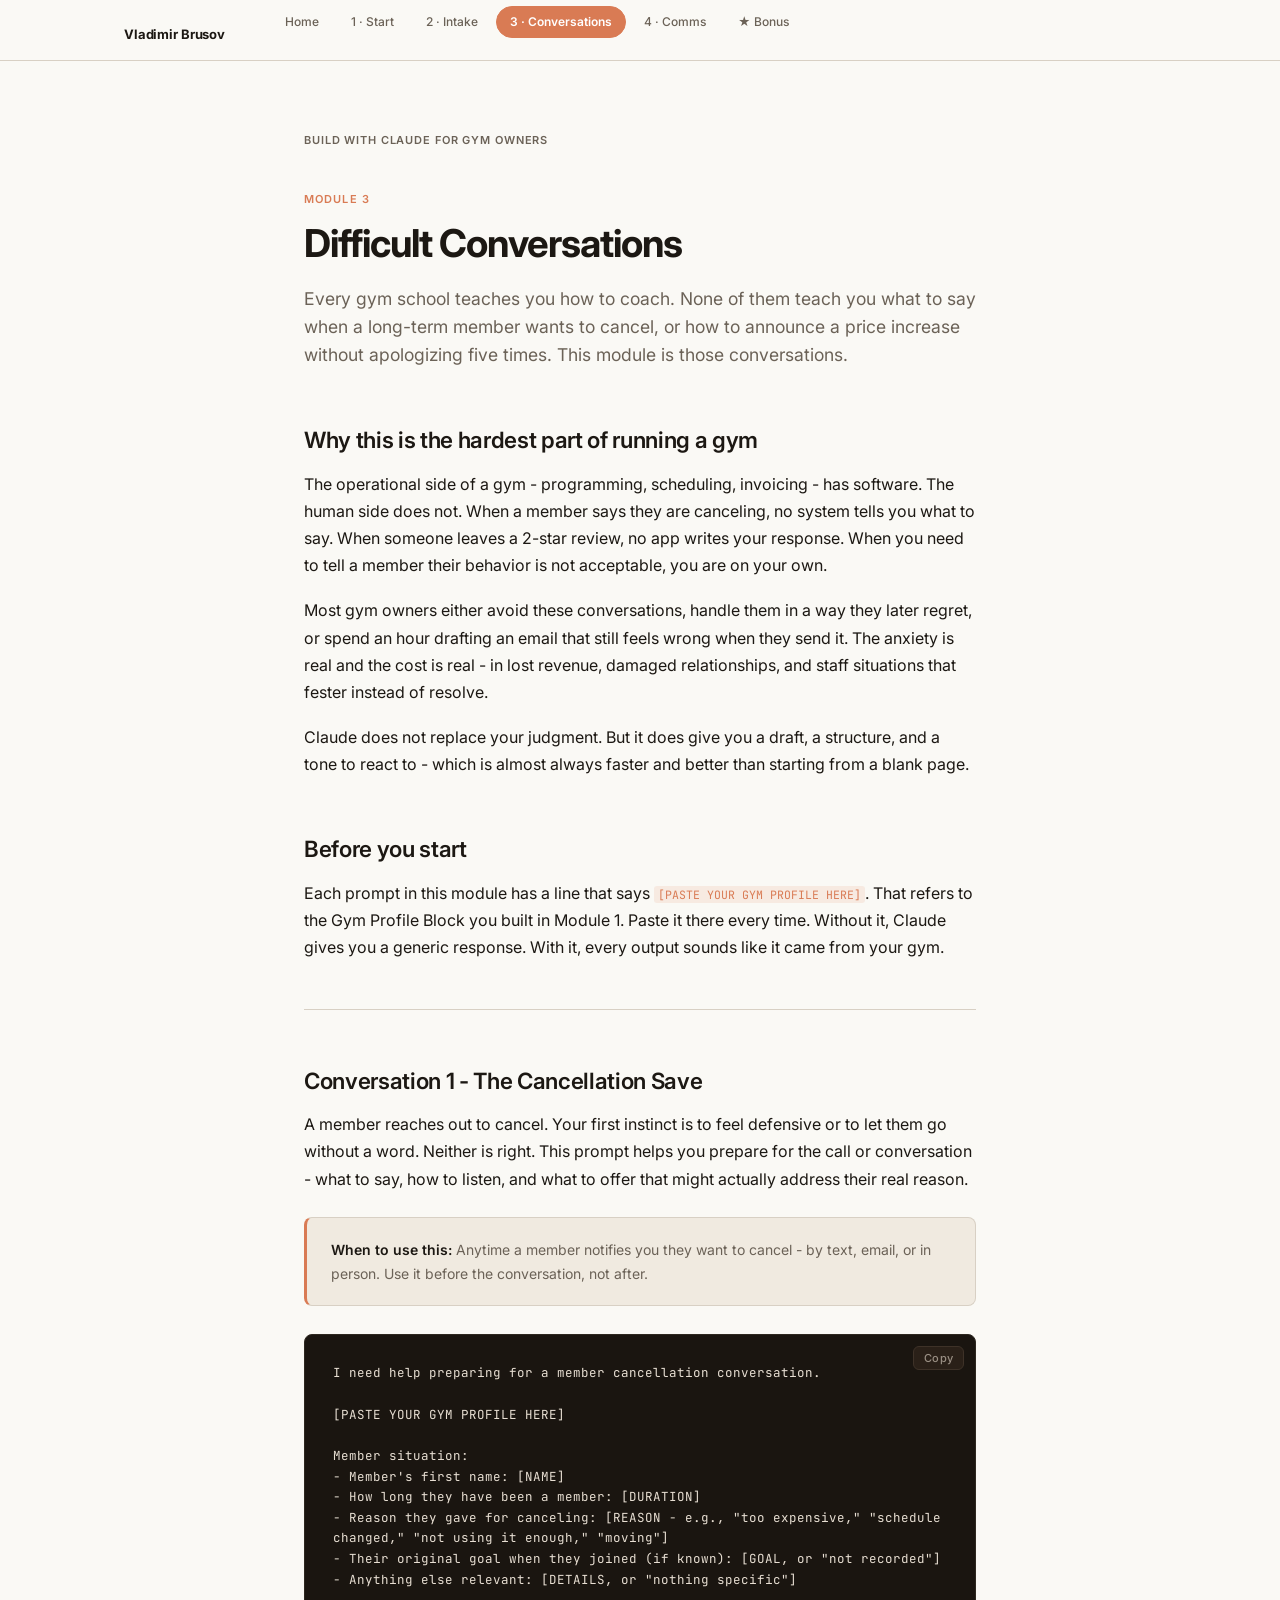
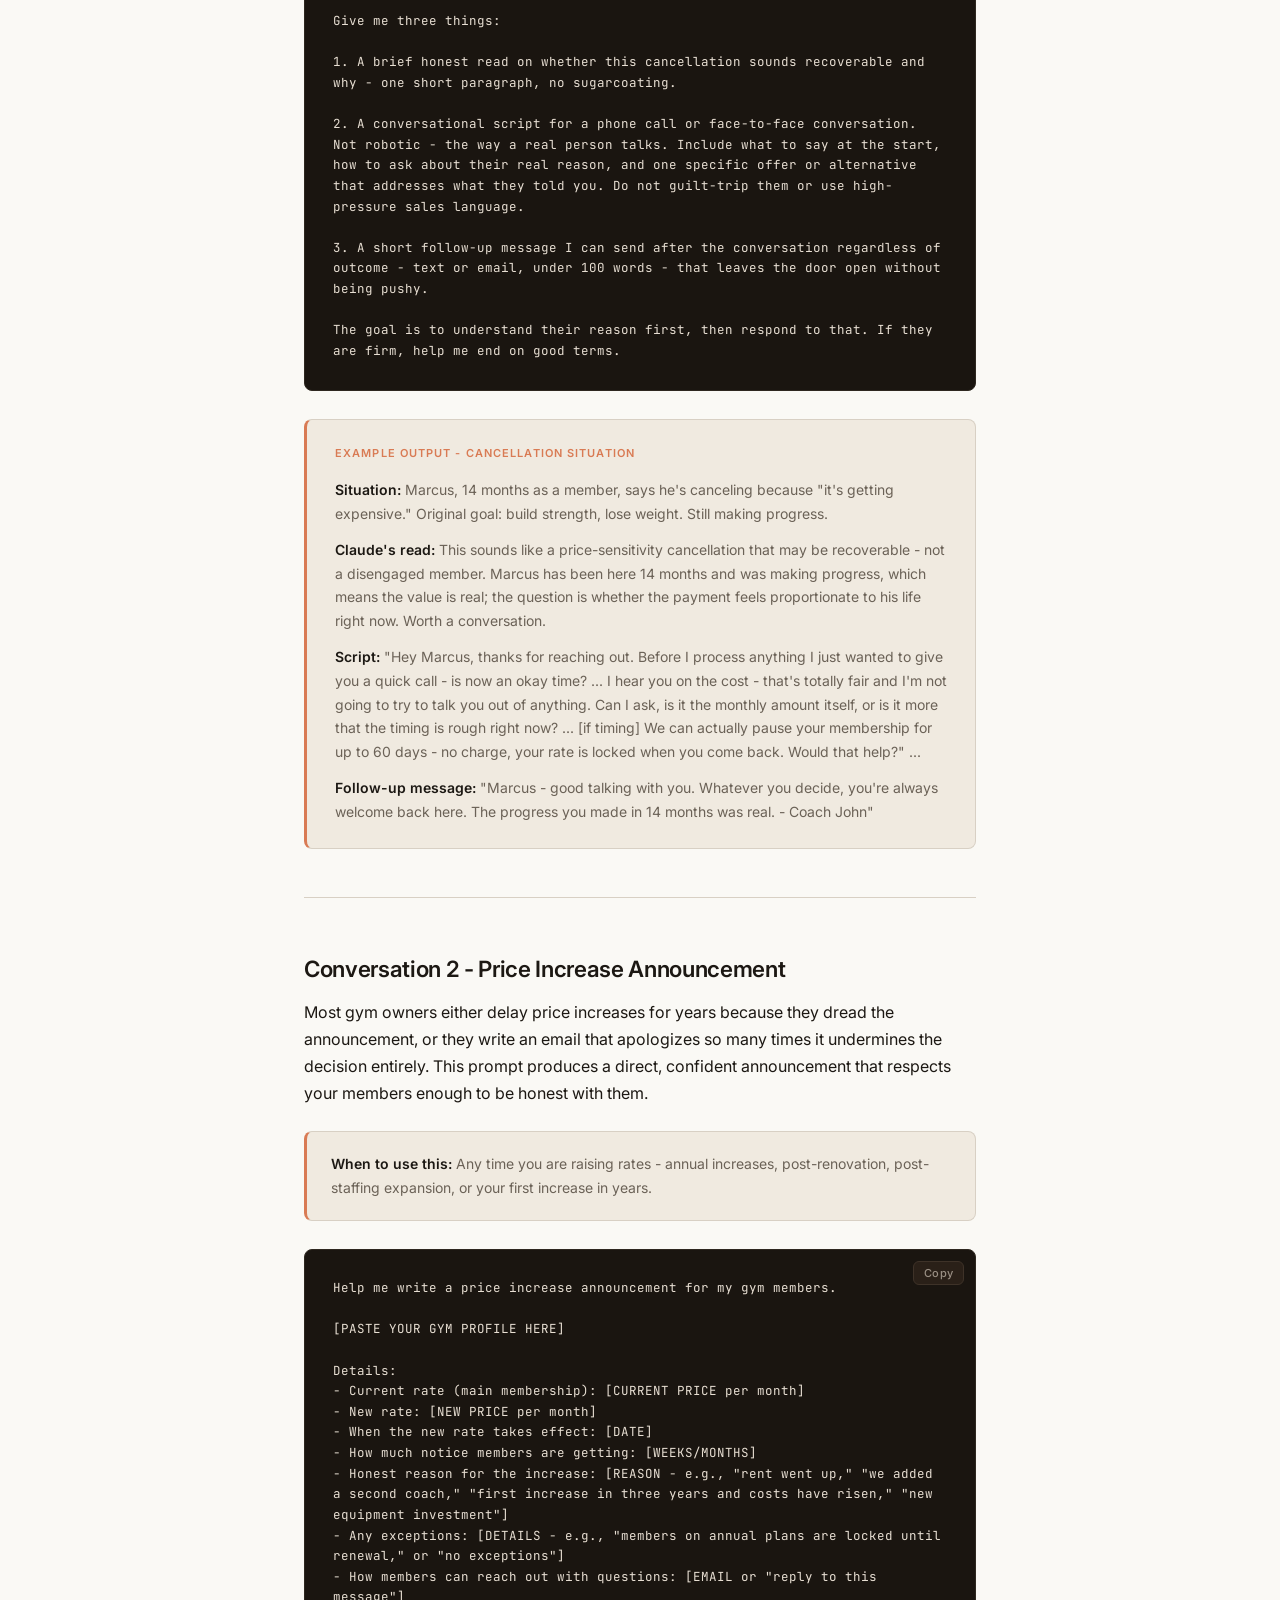
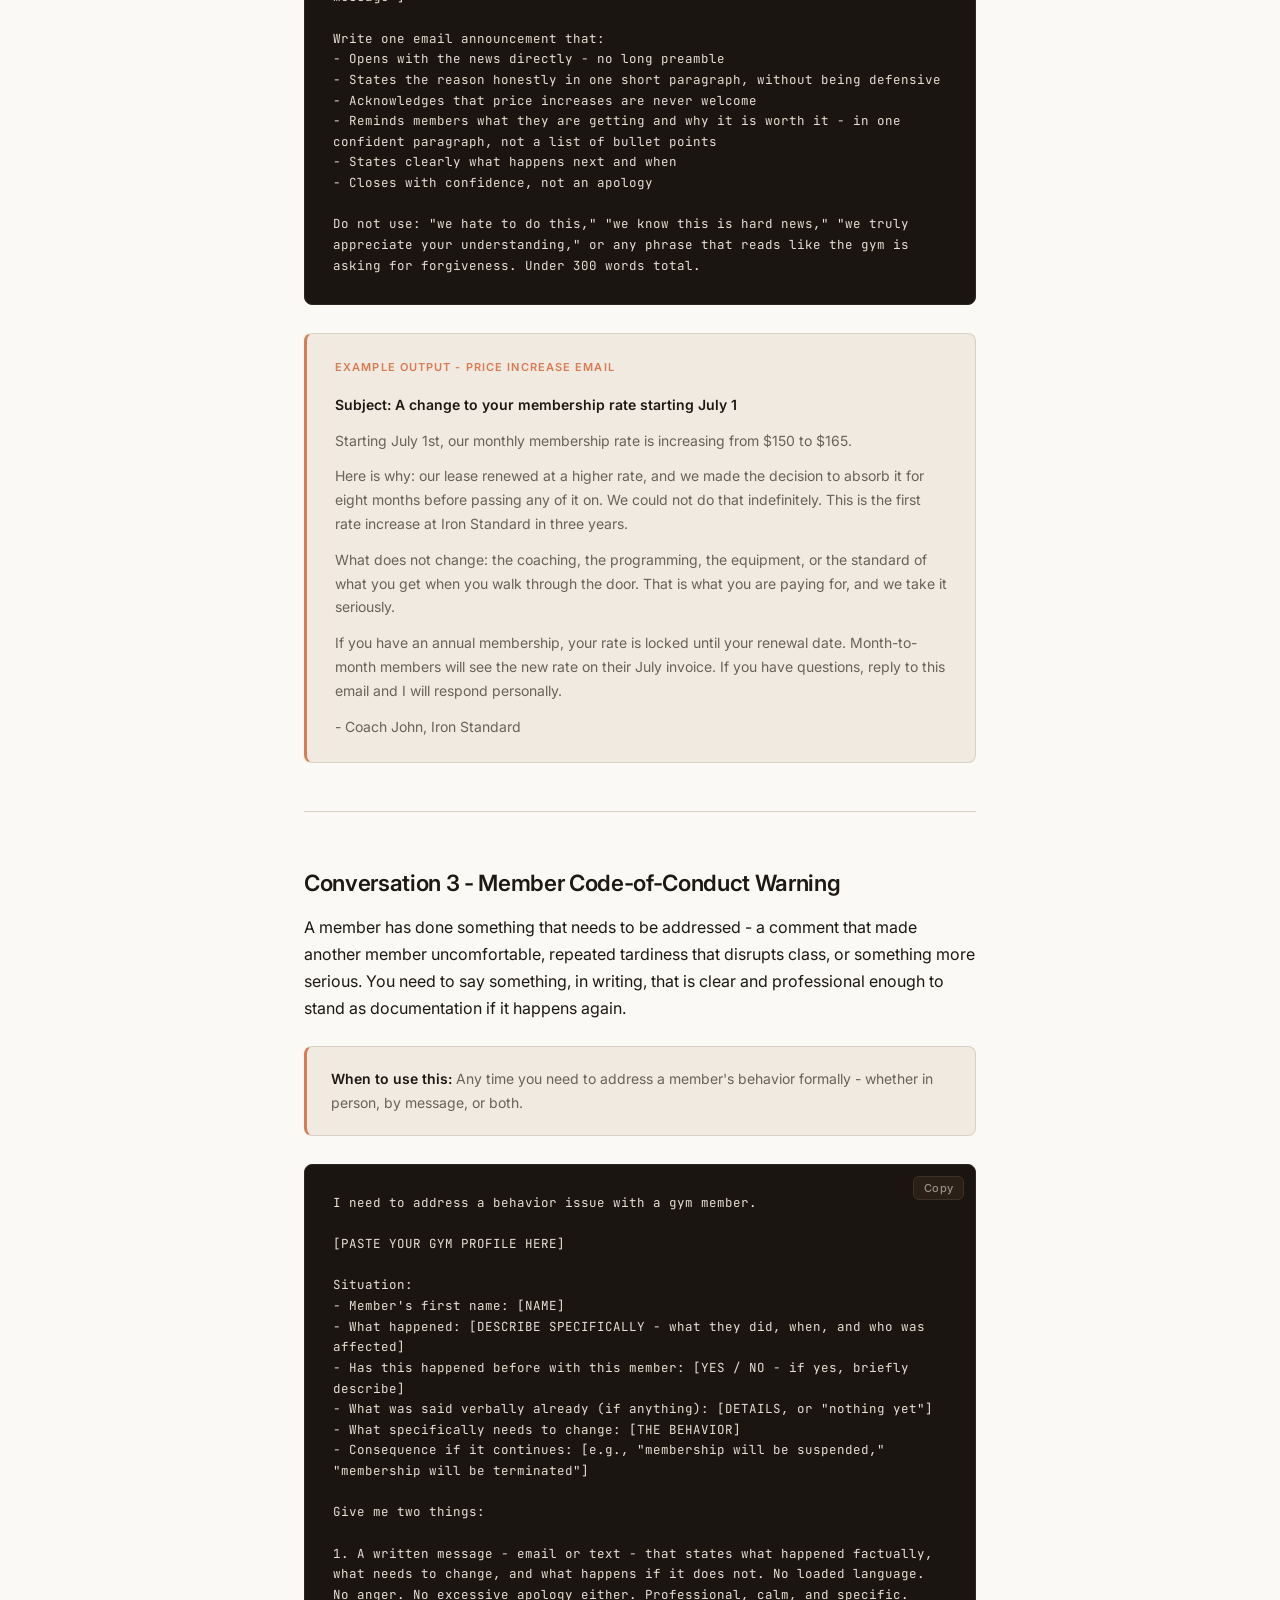
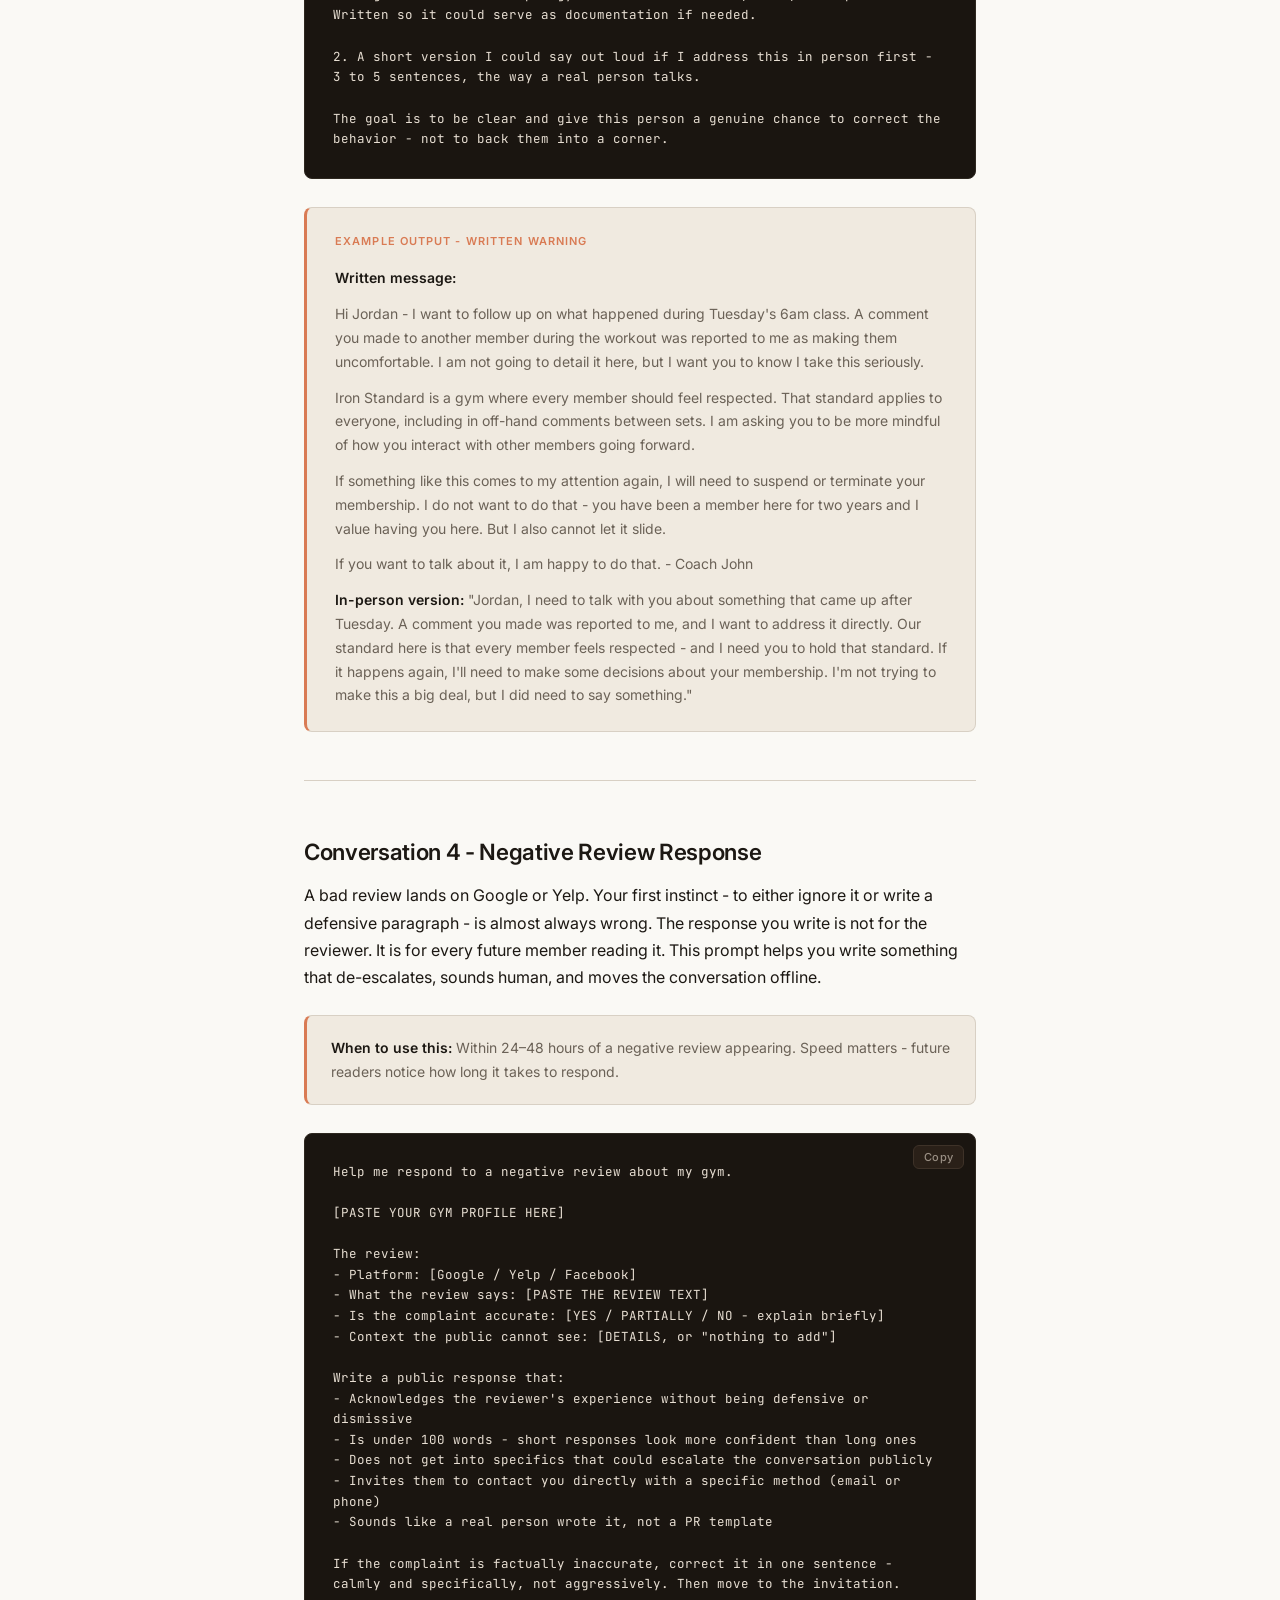
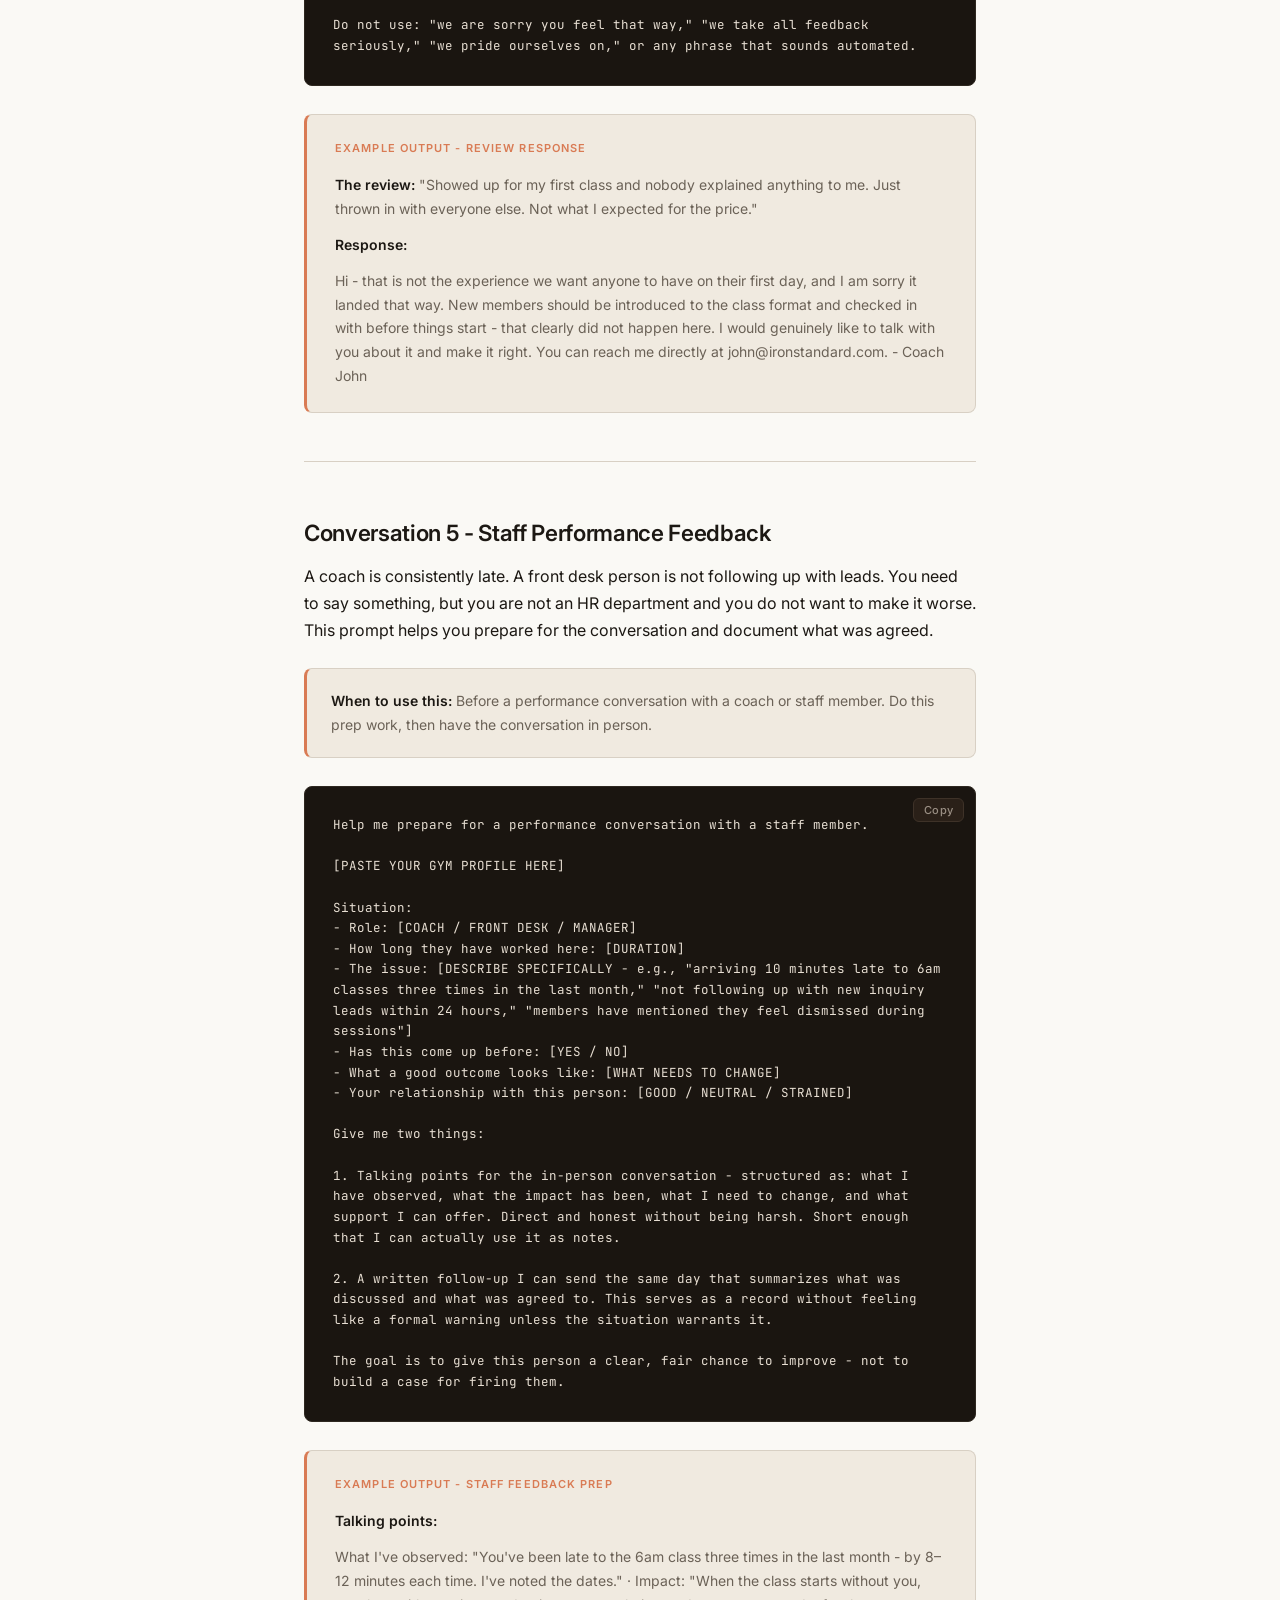
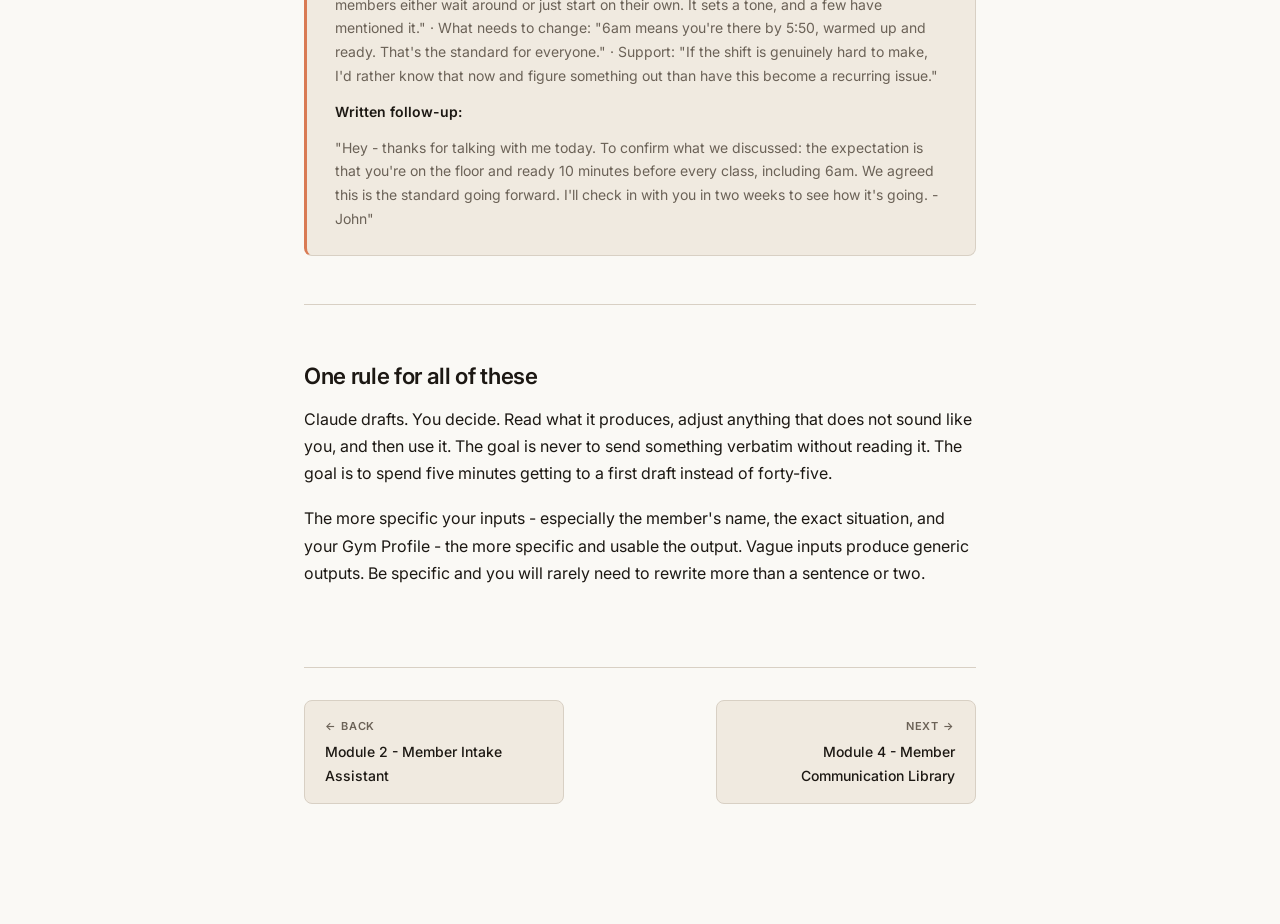
<file: module-3.html>
<!DOCTYPE html>
<html lang="en">
<head>
  <meta charset="UTF-8">
  <meta name="viewport" content="width=device-width, initial-scale=1.0">
  <title>Module 3 - Difficult Conversations | Build with Claude for Gym Owners</title>
  <meta name="description" content="Scripts and frameworks for the conversations gym owners dread most - cancellations, price increases, member warnings, and negative reviews.">
  <link rel="stylesheet" href="style.css">
</head>
<body>

<nav>
  <div class="nav-inner">
    <a href="index.html" class="nav-brand">Vladimir Brusov</a>
    <ul class="nav-links">
      <li><a href="index.html">Home</a></li>
      <li><a href="module-1.html">1 · Start</a></li>
      <li><a href="module-2.html">2 · Intake</a></li>
      <li><a href="module-3.html" class="active">3 · Conversations</a></li>
      <li><a href="module-4.html">4 · Comms</a></li>
      <li><a href="module-5.html">★ Bonus</a></li>
    </ul>
    <button class="nav-hamburger" aria-label="Open menu">
      <span></span><span></span><span></span>
    </button>
  </div>
  <div class="mobile-menu">
    <a href="index.html">Home</a>
    <a href="module-1.html">1 · Start</a>
    <a href="module-2.html">Module 2 - Member Intake Assistant</a>
    <a href="module-3.html" class="active">Module 3 - Difficult Conversations</a>
    <a href="module-4.html">Module 4 - Member Communication Library</a>
    <a href="module-5.html">Bonus - Hiring &amp; Staff</a>
  </div>
</nav>

<main>
  <div class="course-byline"><a href="index.html">Build with Claude for Gym Owners</a></div>
  <span class="module-label">Module 3</span>
  <h1>Difficult Conversations</h1>
  <p class="lead">Every gym school teaches you how to coach. None of them teach you what to say when a long-term member wants to cancel, or how to announce a price increase without apologizing five times. This module is those conversations.</p>

  <h2>Why this is the hardest part of running a gym</h2>

  <p>The operational side of a gym - programming, scheduling, invoicing - has software. The human side does not. When a member says they are canceling, no system tells you what to say. When someone leaves a 2-star review, no app writes your response. When you need to tell a member their behavior is not acceptable, you are on your own.</p>

  <p>Most gym owners either avoid these conversations, handle them in a way they later regret, or spend an hour drafting an email that still feels wrong when they send it. The anxiety is real and the cost is real - in lost revenue, damaged relationships, and staff situations that fester instead of resolve.</p>

  <p>Claude does not replace your judgment. But it does give you a draft, a structure, and a tone to react to - which is almost always faster and better than starting from a blank page.</p>

  <h2>Before you start</h2>

  <p>Each prompt in this module has a line that says <span class="custom-note">[PASTE YOUR GYM PROFILE HERE]</span>. That refers to the Gym Profile Block you built in Module 1. Paste it there every time. Without it, Claude gives you a generic response. With it, every output sounds like it came from your gym.</p>

  <hr>

  <h2>Conversation 1 - The Cancellation Save</h2>

  <p>A member reaches out to cancel. Your first instinct is to feel defensive or to let them go without a word. Neither is right. This prompt helps you prepare for the call or conversation - what to say, how to listen, and what to offer that might actually address their real reason.</p>

  <div class="callout accent">
    <p><strong>When to use this:</strong> Anytime a member notifies you they want to cancel - by text, email, or in person. Use it before the conversation, not after.</p>
  </div>

  <div class="prompt-block">
    <pre>I need help preparing for a member cancellation conversation.

[PASTE YOUR GYM PROFILE HERE]

Member situation:
- Member's first name: [NAME]
- How long they have been a member: [DURATION]
- Reason they gave for canceling: [REASON - e.g., "too expensive," "schedule changed," "not using it enough," "moving"]
- Their original goal when they joined (if known): [GOAL, or "not recorded"]
- Anything else relevant: [DETAILS, or "nothing specific"]

Give me three things:

1. A brief honest read on whether this cancellation sounds recoverable and why - one short paragraph, no sugarcoating.

2. A conversational script for a phone call or face-to-face conversation. Not robotic - the way a real person talks. Include what to say at the start, how to ask about their real reason, and one specific offer or alternative that addresses what they told you. Do not guilt-trip them or use high-pressure sales language.

3. A short follow-up message I can send after the conversation regardless of outcome - text or email, under 100 words - that leaves the door open without being pushy.

The goal is to understand their reason first, then respond to that. If they are firm, help me end on good terms.</pre>
  </div>

  <div class="example-output">
    <span class="example-label">Example Output - Cancellation Situation</span>
    <p><strong>Situation:</strong> Marcus, 14 months as a member, says he's canceling because "it's getting expensive." Original goal: build strength, lose weight. Still making progress.</p>

    <p><strong>Claude's read:</strong> This sounds like a price-sensitivity cancellation that may be recoverable - not a disengaged member. Marcus has been here 14 months and was making progress, which means the value is real; the question is whether the payment feels proportionate to his life right now. Worth a conversation.</p>

    <p><strong>Script:</strong> "Hey Marcus, thanks for reaching out. Before I process anything I just wanted to give you a quick call - is now an okay time? ... I hear you on the cost - that's totally fair and I'm not going to try to talk you out of anything. Can I ask, is it the monthly amount itself, or is it more that the timing is rough right now? ... [if timing] We can actually pause your membership for up to 60 days - no charge, your rate is locked when you come back. Would that help?" ...</p>

    <p><strong>Follow-up message:</strong> "Marcus - good talking with you. Whatever you decide, you're always welcome back here. The progress you made in 14 months was real. - Coach John"</p>
  </div>

  <hr>

  <h2>Conversation 2 - Price Increase Announcement</h2>

  <p>Most gym owners either delay price increases for years because they dread the announcement, or they write an email that apologizes so many times it undermines the decision entirely. This prompt produces a direct, confident announcement that respects your members enough to be honest with them.</p>

  <div class="callout accent">
    <p><strong>When to use this:</strong> Any time you are raising rates - annual increases, post-renovation, post-staffing expansion, or your first increase in years.</p>
  </div>

  <div class="prompt-block">
    <pre>Help me write a price increase announcement for my gym members.

[PASTE YOUR GYM PROFILE HERE]

Details:
- Current rate (main membership): [CURRENT PRICE per month]
- New rate: [NEW PRICE per month]
- When the new rate takes effect: [DATE]
- How much notice members are getting: [WEEKS/MONTHS]
- Honest reason for the increase: [REASON - e.g., "rent went up," "we added a second coach," "first increase in three years and costs have risen," "new equipment investment"]
- Any exceptions: [DETAILS - e.g., "members on annual plans are locked until renewal," or "no exceptions"]
- How members can reach out with questions: [EMAIL or "reply to this message"]

Write one email announcement that:
- Opens with the news directly - no long preamble
- States the reason honestly in one short paragraph, without being defensive
- Acknowledges that price increases are never welcome
- Reminds members what they are getting and why it is worth it - in one confident paragraph, not a list of bullet points
- States clearly what happens next and when
- Closes with confidence, not an apology

Do not use: "we hate to do this," "we know this is hard news," "we truly appreciate your understanding," or any phrase that reads like the gym is asking for forgiveness. Under 300 words total.</pre>
  </div>

  <div class="example-output">
    <span class="example-label">Example Output - Price Increase Email</span>
    <p><strong>Subject: A change to your membership rate starting July 1</strong></p>
    <p>Starting July 1st, our monthly membership rate is increasing from $150 to $165.</p>
    <p>Here is why: our lease renewed at a higher rate, and we made the decision to absorb it for eight months before passing any of it on. We could not do that indefinitely. This is the first rate increase at Iron Standard in three years.</p>
    <p>What does not change: the coaching, the programming, the equipment, or the standard of what you get when you walk through the door. That is what you are paying for, and we take it seriously.</p>
    <p>If you have an annual membership, your rate is locked until your renewal date. Month-to-month members will see the new rate on their July invoice. If you have questions, reply to this email and I will respond personally.</p>
    <p>- Coach John, Iron Standard</p>
  </div>

  <hr>

  <h2>Conversation 3 - Member Code-of-Conduct Warning</h2>

  <p>A member has done something that needs to be addressed - a comment that made another member uncomfortable, repeated tardiness that disrupts class, or something more serious. You need to say something, in writing, that is clear and professional enough to stand as documentation if it happens again.</p>

  <div class="callout accent">
    <p><strong>When to use this:</strong> Any time you need to address a member's behavior formally - whether in person, by message, or both.</p>
  </div>

  <div class="prompt-block">
    <pre>I need to address a behavior issue with a gym member.

[PASTE YOUR GYM PROFILE HERE]

Situation:
- Member's first name: [NAME]
- What happened: [DESCRIBE SPECIFICALLY - what they did, when, and who was affected]
- Has this happened before with this member: [YES / NO - if yes, briefly describe]
- What was said verbally already (if anything): [DETAILS, or "nothing yet"]
- What specifically needs to change: [THE BEHAVIOR]
- Consequence if it continues: [e.g., "membership will be suspended," "membership will be terminated"]

Give me two things:

1. A written message - email or text - that states what happened factually, what needs to change, and what happens if it does not. No loaded language. No anger. No excessive apology either. Professional, calm, and specific. Written so it could serve as documentation if needed.

2. A short version I could say out loud if I address this in person first - 3 to 5 sentences, the way a real person talks.

The goal is to be clear and give this person a genuine chance to correct the behavior - not to back them into a corner.</pre>
  </div>

  <div class="example-output">
    <span class="example-label">Example Output - Written Warning</span>
    <p><strong>Written message:</strong></p>
    <p>Hi Jordan - I want to follow up on what happened during Tuesday's 6am class. A comment you made to another member during the workout was reported to me as making them uncomfortable. I am not going to detail it here, but I want you to know I take this seriously.</p>
    <p>Iron Standard is a gym where every member should feel respected. That standard applies to everyone, including in off-hand comments between sets. I am asking you to be more mindful of how you interact with other members going forward.</p>
    <p>If something like this comes to my attention again, I will need to suspend or terminate your membership. I do not want to do that - you have been a member here for two years and I value having you here. But I also cannot let it slide.</p>
    <p>If you want to talk about it, I am happy to do that. - Coach John</p>
    <p><strong>In-person version:</strong> "Jordan, I need to talk with you about something that came up after Tuesday. A comment you made was reported to me, and I want to address it directly. Our standard here is that every member feels respected - and I need you to hold that standard. If it happens again, I'll need to make some decisions about your membership. I'm not trying to make this a big deal, but I did need to say something."</p>
  </div>

  <hr>

  <h2>Conversation 4 - Negative Review Response</h2>

  <p>A bad review lands on Google or Yelp. Your first instinct - to either ignore it or write a defensive paragraph - is almost always wrong. The response you write is not for the reviewer. It is for every future member reading it. This prompt helps you write something that de-escalates, sounds human, and moves the conversation offline.</p>

  <div class="callout accent">
    <p><strong>When to use this:</strong> Within 24–48 hours of a negative review appearing. Speed matters - future readers notice how long it takes to respond.</p>
  </div>

  <div class="prompt-block">
    <pre>Help me respond to a negative review about my gym.

[PASTE YOUR GYM PROFILE HERE]

The review:
- Platform: [Google / Yelp / Facebook]
- What the review says: [PASTE THE REVIEW TEXT]
- Is the complaint accurate: [YES / PARTIALLY / NO - explain briefly]
- Context the public cannot see: [DETAILS, or "nothing to add"]

Write a public response that:
- Acknowledges the reviewer's experience without being defensive or dismissive
- Is under 100 words - short responses look more confident than long ones
- Does not get into specifics that could escalate the conversation publicly
- Invites them to contact you directly with a specific method (email or phone)
- Sounds like a real person wrote it, not a PR template

If the complaint is factually inaccurate, correct it in one sentence - calmly and specifically, not aggressively. Then move to the invitation.

Do not use: "we are sorry you feel that way," "we take all feedback seriously," "we pride ourselves on," or any phrase that sounds automated.</pre>
  </div>

  <div class="example-output">
    <span class="example-label">Example Output - Review Response</span>
    <p><strong>The review:</strong> "Showed up for my first class and nobody explained anything to me. Just thrown in with everyone else. Not what I expected for the price."</p>

    <p><strong>Response:</strong></p>
    <p>Hi - that is not the experience we want anyone to have on their first day, and I am sorry it landed that way. New members should be introduced to the class format and checked in with before things start - that clearly did not happen here. I would genuinely like to talk with you about it and make it right. You can reach me directly at john@ironstandard.com. - Coach John</p>
  </div>

  <hr>

  <h2>Conversation 5 - Staff Performance Feedback</h2>

  <p>A coach is consistently late. A front desk person is not following up with leads. You need to say something, but you are not an HR department and you do not want to make it worse. This prompt helps you prepare for the conversation and document what was agreed.</p>

  <div class="callout accent">
    <p><strong>When to use this:</strong> Before a performance conversation with a coach or staff member. Do this prep work, then have the conversation in person.</p>
  </div>

  <div class="prompt-block">
    <pre>Help me prepare for a performance conversation with a staff member.

[PASTE YOUR GYM PROFILE HERE]

Situation:
- Role: [COACH / FRONT DESK / MANAGER]
- How long they have worked here: [DURATION]
- The issue: [DESCRIBE SPECIFICALLY - e.g., "arriving 10 minutes late to 6am classes three times in the last month," "not following up with new inquiry leads within 24 hours," "members have mentioned they feel dismissed during sessions"]
- Has this come up before: [YES / NO]
- What a good outcome looks like: [WHAT NEEDS TO CHANGE]
- Your relationship with this person: [GOOD / NEUTRAL / STRAINED]

Give me two things:

1. Talking points for the in-person conversation - structured as: what I have observed, what the impact has been, what I need to change, and what support I can offer. Direct and honest without being harsh. Short enough that I can actually use it as notes.

2. A written follow-up I can send the same day that summarizes what was discussed and what was agreed to. This serves as a record without feeling like a formal warning unless the situation warrants it.

The goal is to give this person a clear, fair chance to improve - not to build a case for firing them.</pre>
  </div>

  <div class="example-output">
    <span class="example-label">Example Output - Staff Feedback Prep</span>
    <p><strong>Talking points:</strong></p>
    <p>What I've observed: "You've been late to the 6am class three times in the last month - by 8–12 minutes each time. I've noted the dates." · Impact: "When the class starts without you, members either wait around or just start on their own. It sets a tone, and a few have mentioned it." · What needs to change: "6am means you're there by 5:50, warmed up and ready. That's the standard for everyone." · Support: "If the shift is genuinely hard to make, I'd rather know that now and figure something out than have this become a recurring issue."</p>
    <p><strong>Written follow-up:</strong></p>
    <p>"Hey - thanks for talking with me today. To confirm what we discussed: the expectation is that you're on the floor and ready 10 minutes before every class, including 6am. We agreed this is the standard going forward. I'll check in with you in two weeks to see how it's going. - John"</p>
  </div>

  <hr>

  <h2>One rule for all of these</h2>

  <p>Claude drafts. You decide. Read what it produces, adjust anything that does not sound like you, and then use it. The goal is never to send something verbatim without reading it. The goal is to spend five minutes getting to a first draft instead of forty-five.</p>

  <p>The more specific your inputs - especially the member's name, the exact situation, and your Gym Profile - the more specific and usable the output. Vague inputs produce generic outputs. Be specific and you will rarely need to rewrite more than a sentence or two.</p>

  <div class="module-nav">
    <a href="module-2.html" class="nav-btn">
      <span class="nav-btn-label">&larr; Back</span>
      <span class="nav-btn-title">Module 2 - Member Intake Assistant</span>
    </a>
    <a href="module-4.html" class="nav-btn next">
      <span class="nav-btn-label">Next &rarr;</span>
      <span class="nav-btn-title">Module 4 - Member Communication Library</span>
    </a>
  </div>
</main>

<script src="script.js"></script>
</body>
</html>
</file>
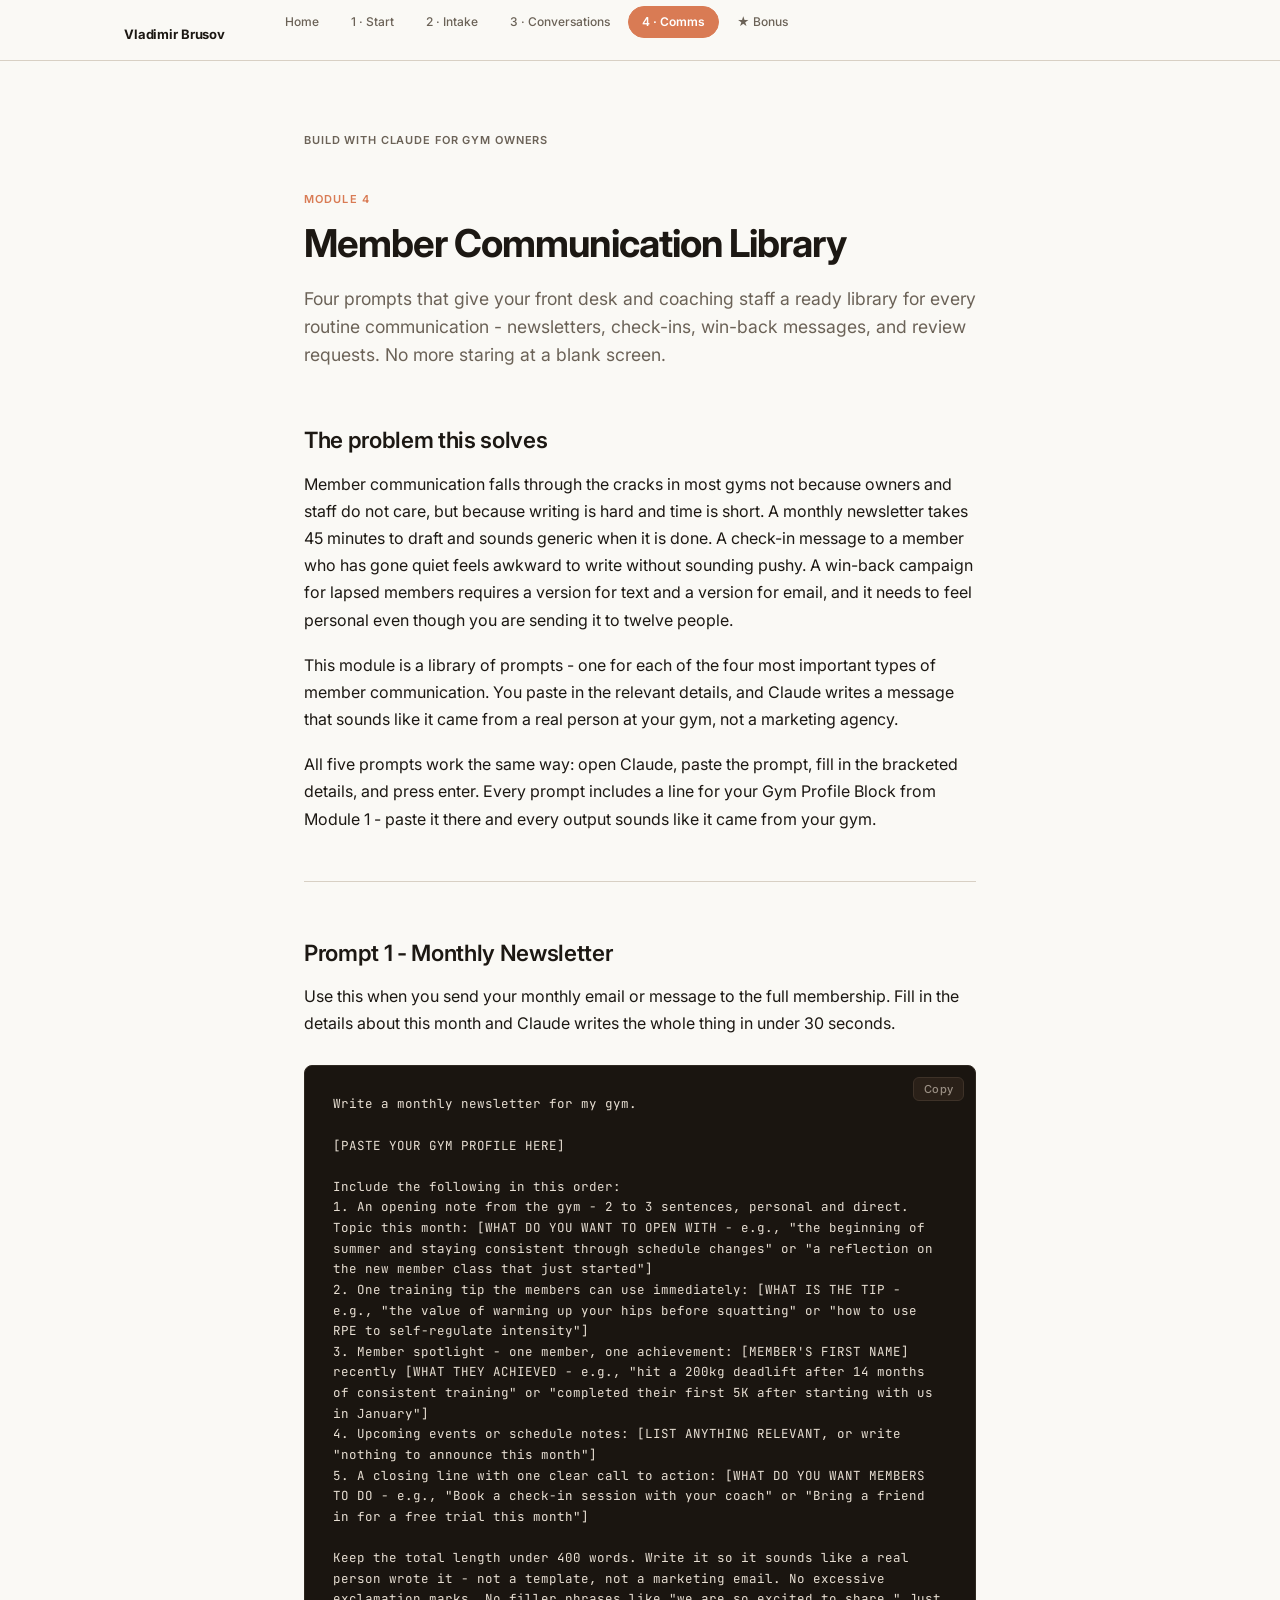
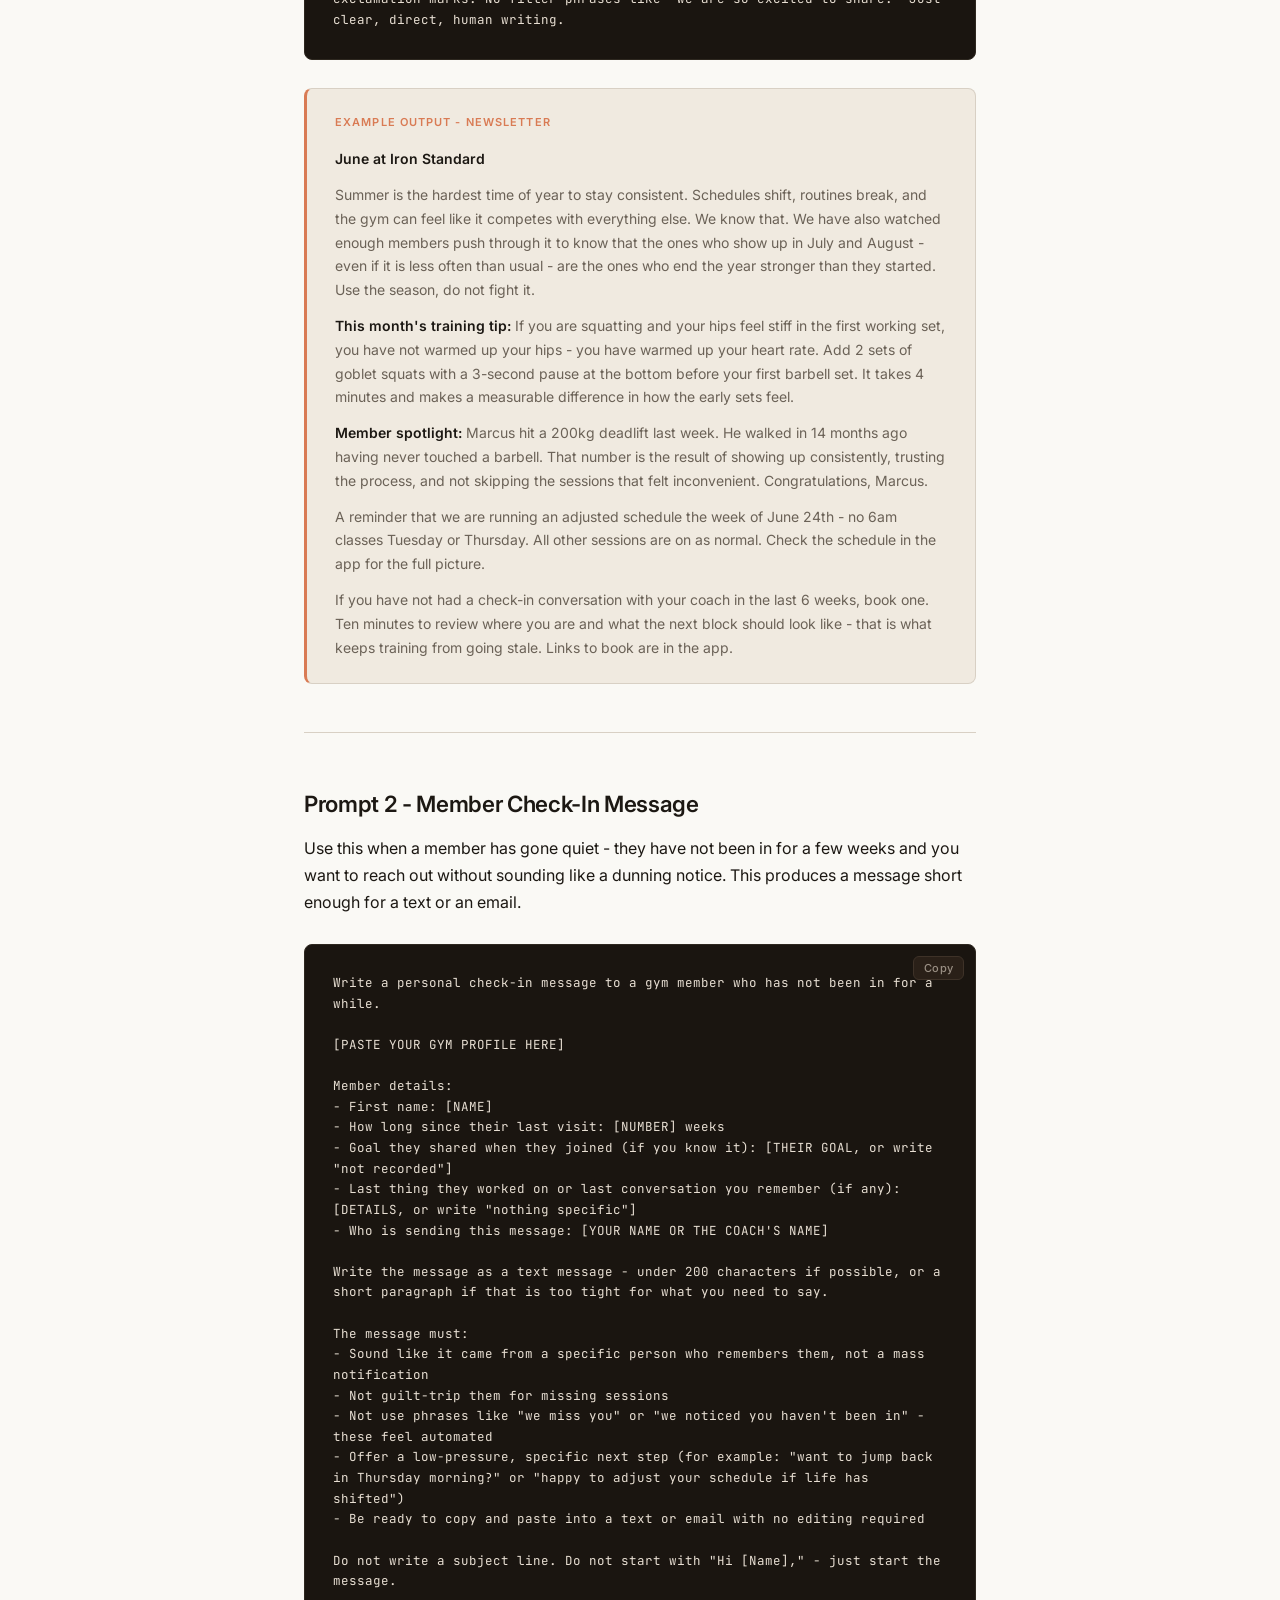
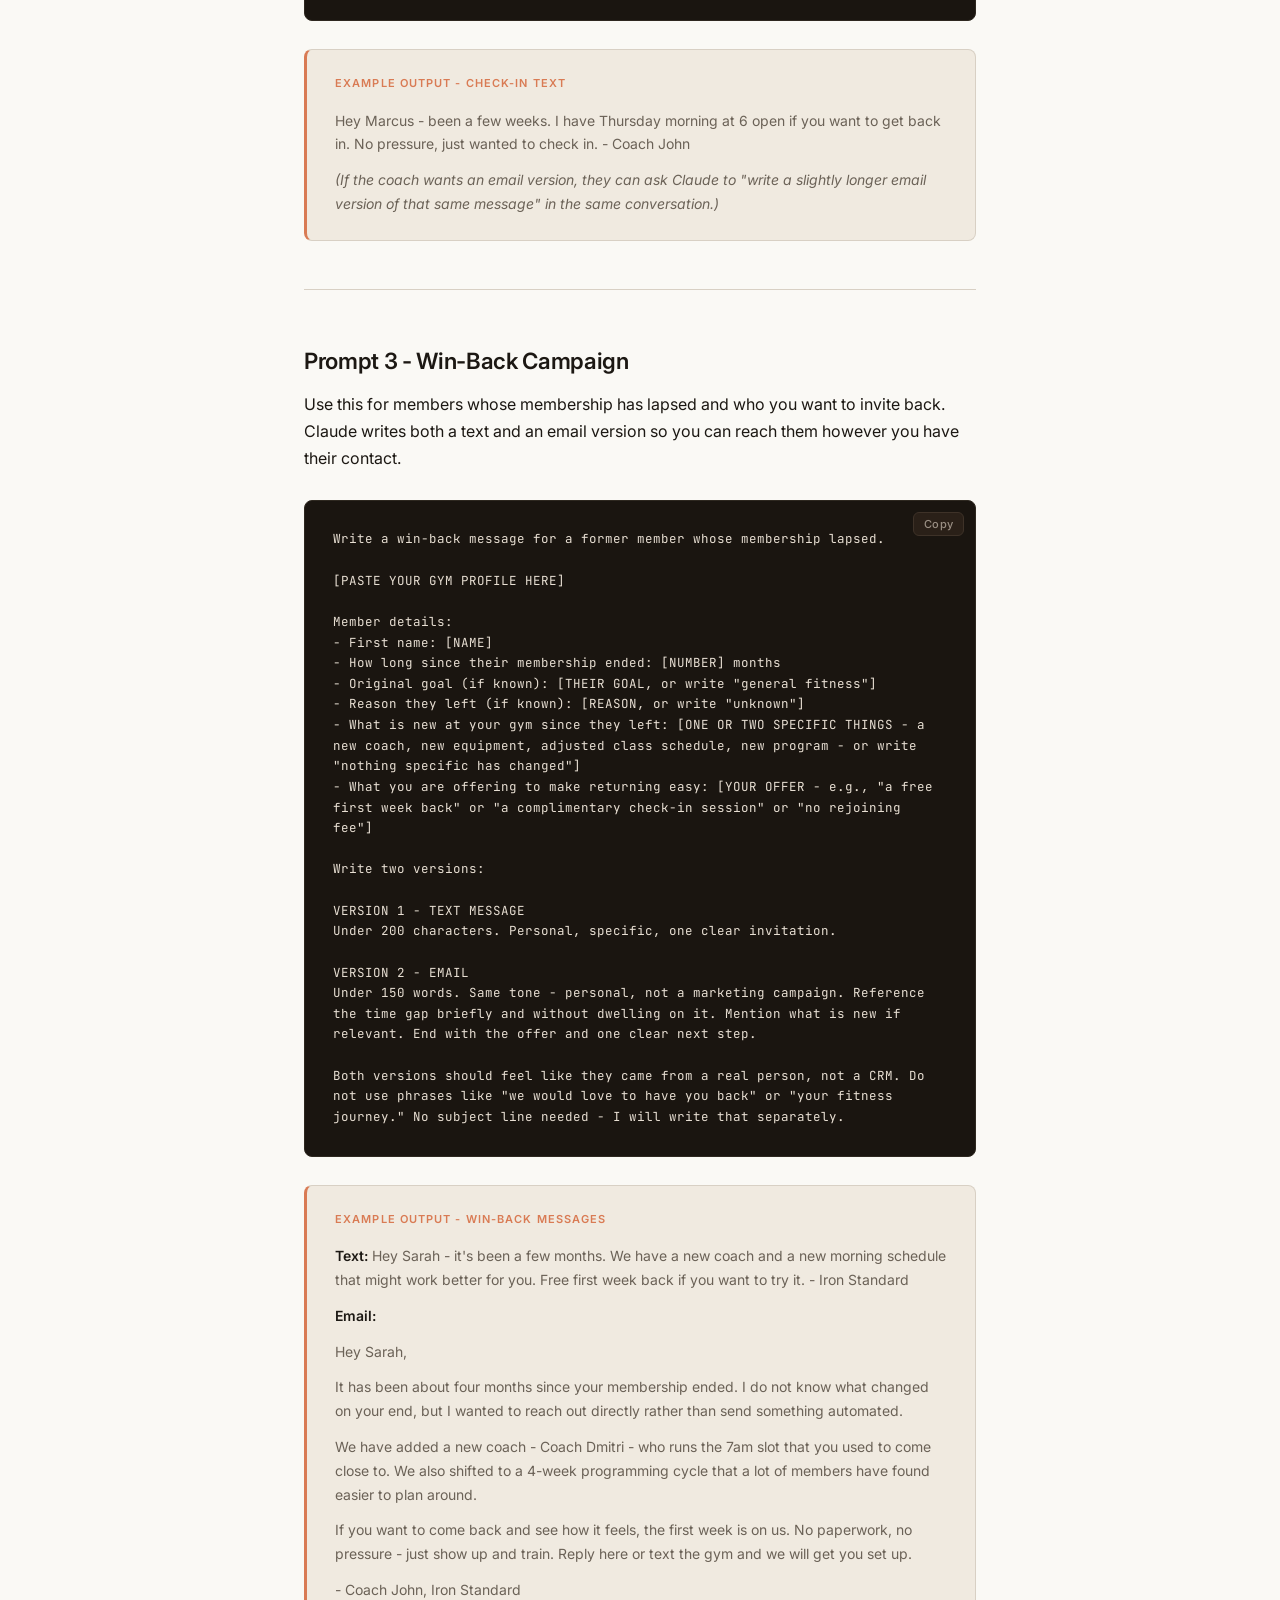
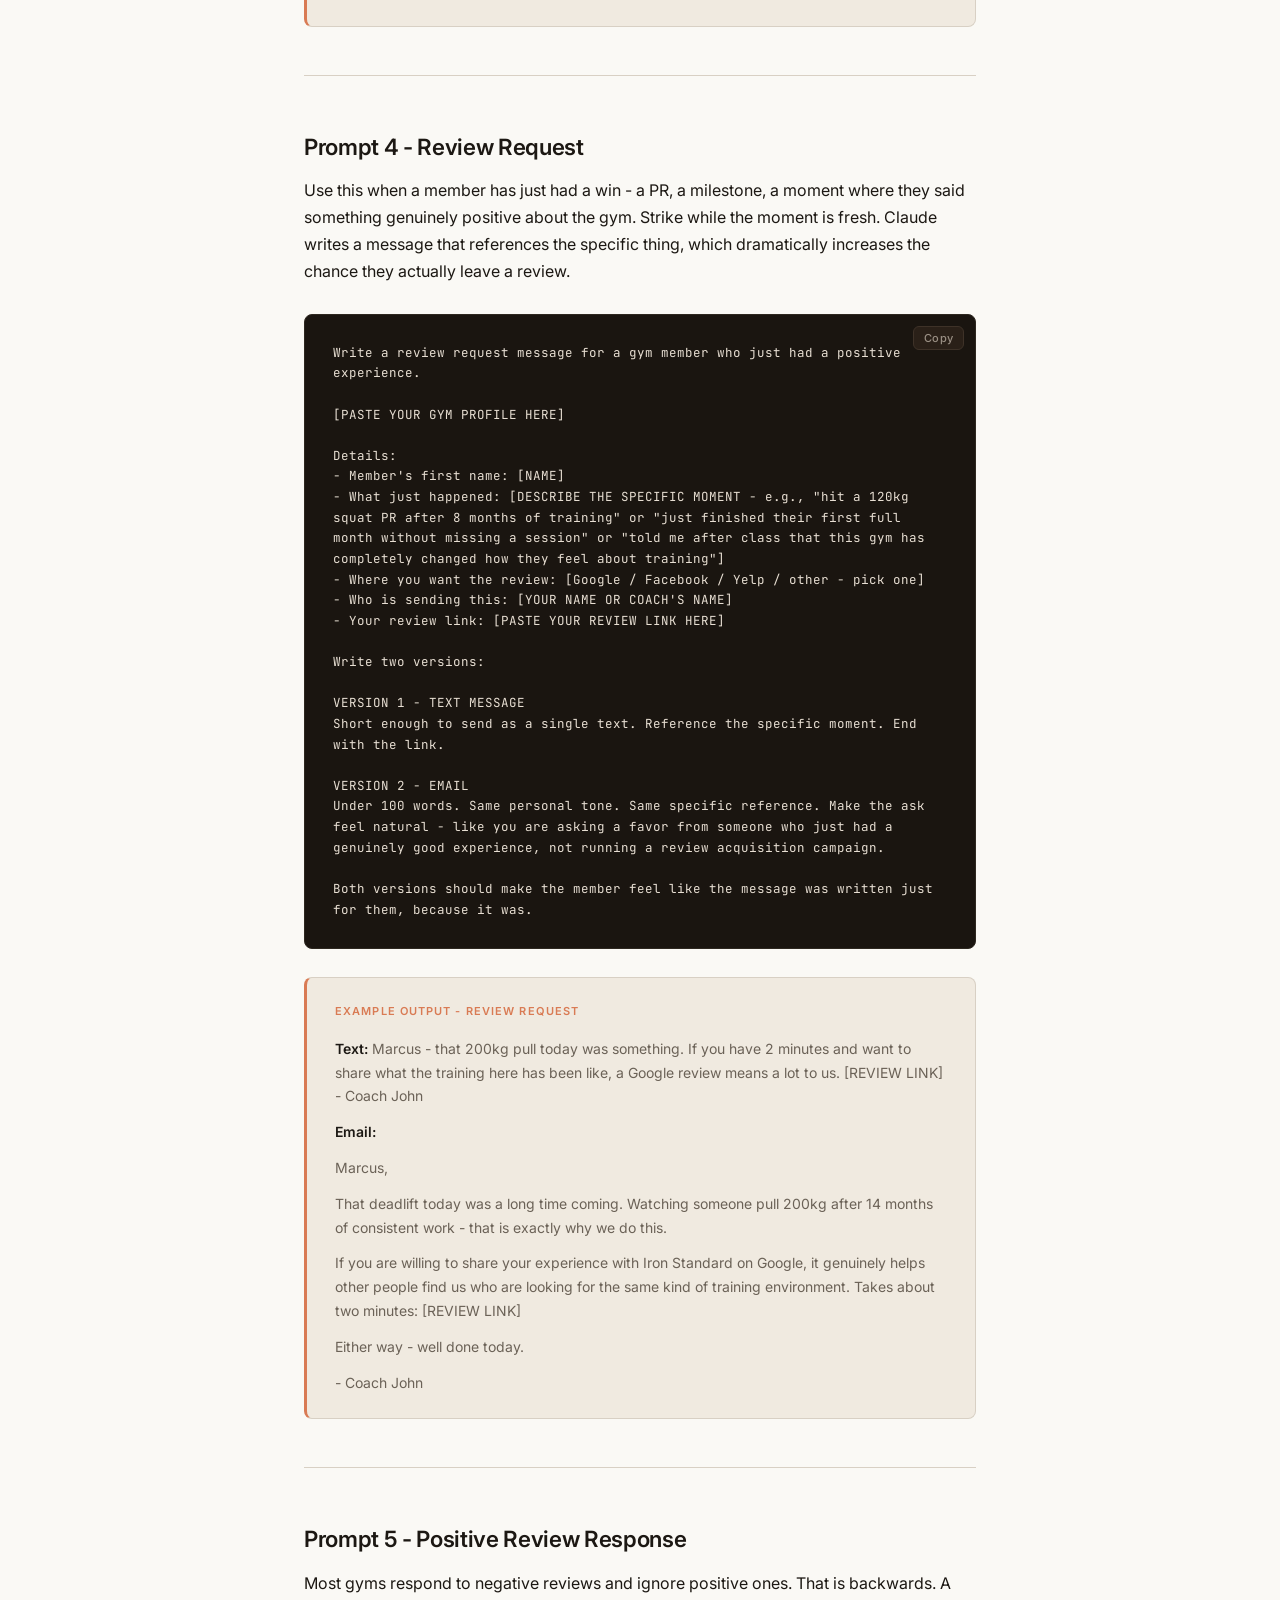
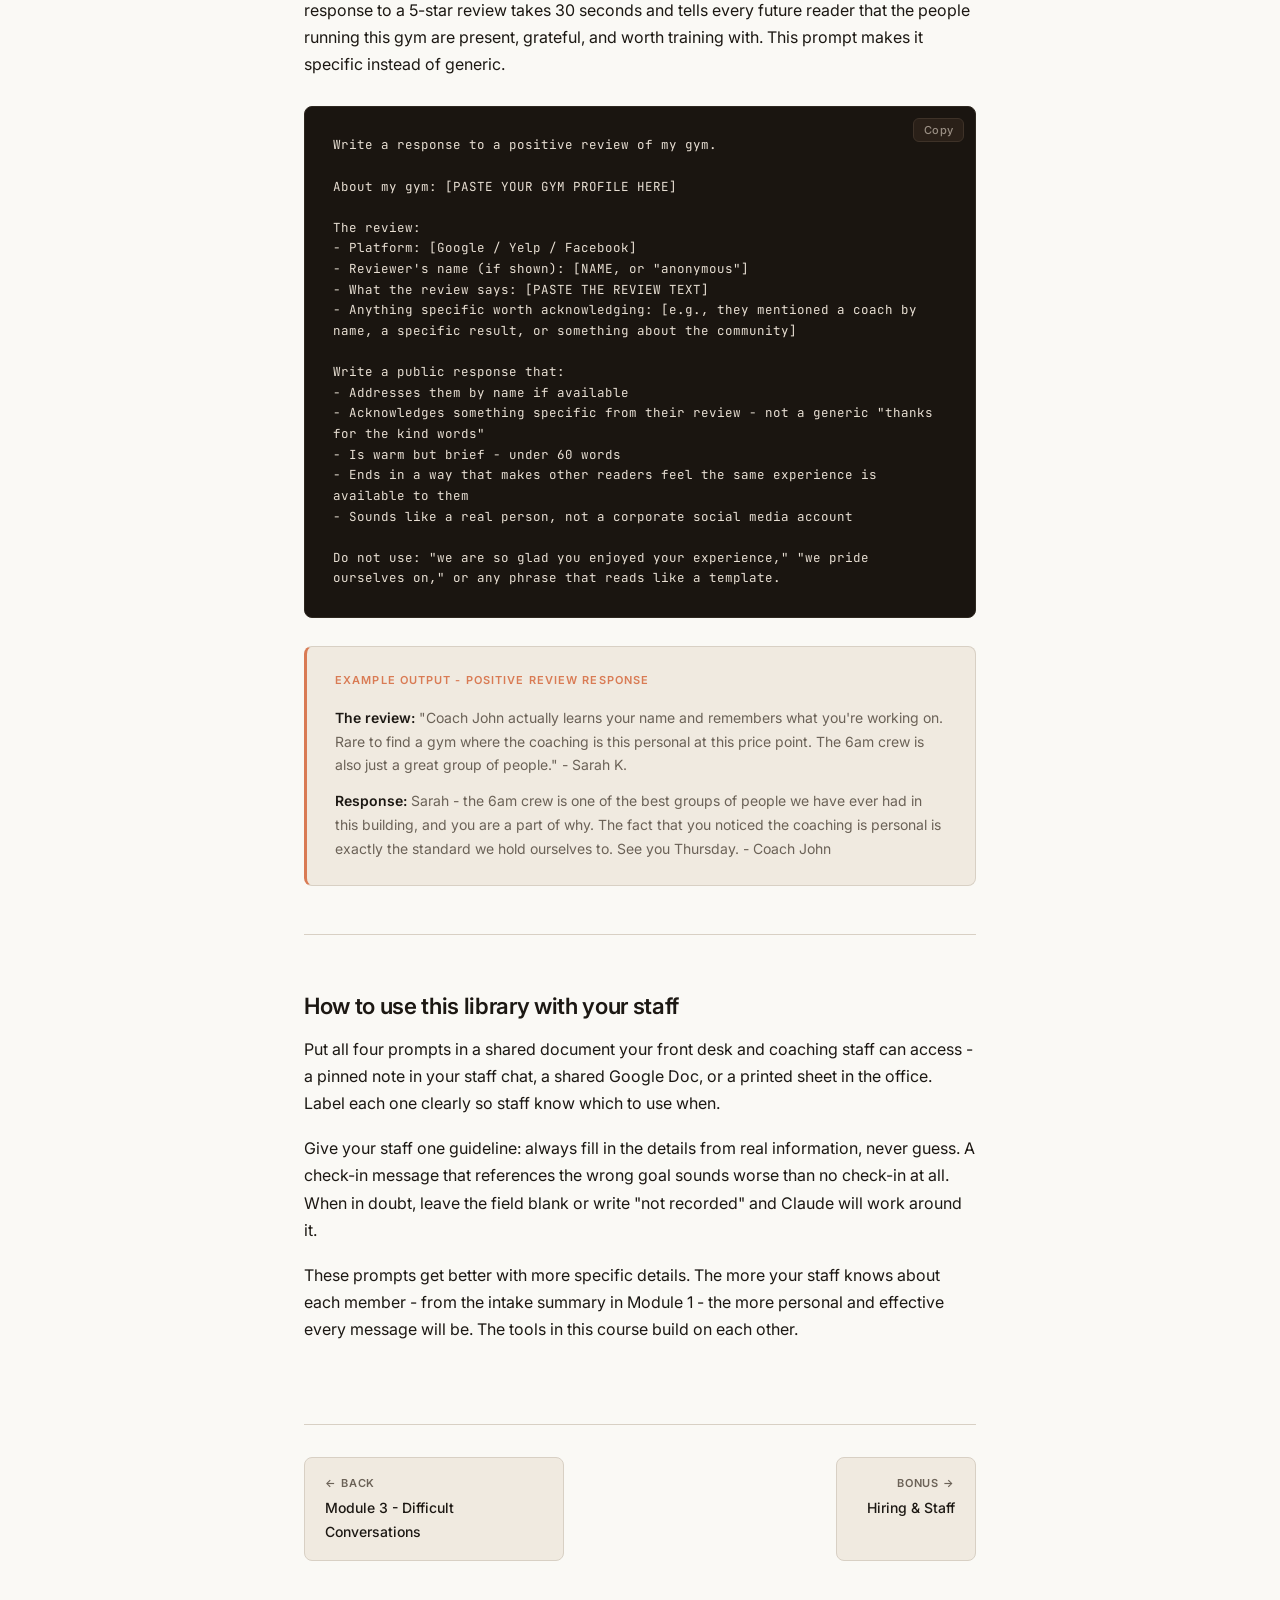
<file: module-4.html>
<!DOCTYPE html>
<html lang="en">
<head>
  <meta charset="UTF-8">
  <meta name="viewport" content="width=device-width, initial-scale=1.0">
  <title>Module 4 - Member Communication Library | Build with Claude for Gym Owners</title>
  <meta name="description" content="Four ready-to-use prompts for member newsletters, check-in messages, win-back campaigns, and review requests.">
  <link rel="stylesheet" href="style.css">
</head>
<body>

<nav>
  <div class="nav-inner">
    <a href="index.html" class="nav-brand">Vladimir Brusov</a>
    <ul class="nav-links">
      <li><a href="index.html">Home</a></li>
      <li><a href="module-1.html">1 · Start</a></li>
      <li><a href="module-2.html">2 · Intake</a></li>
      <li><a href="module-3.html">3 · Conversations</a></li>
      <li><a href="module-4.html" class="active">4 · Comms</a></li>
      <li><a href="module-5.html">★ Bonus</a></li>
    </ul>
    <button class="nav-hamburger" aria-label="Open menu">
      <span></span><span></span><span></span>
    </button>
  </div>
  <div class="mobile-menu">
    <a href="index.html">Home</a>
    <a href="module-1.html">1 · Start</a>
    <a href="module-2.html">Module 2 - Member Intake Assistant</a>
    <a href="module-3.html">Module 3 - Difficult Conversations</a>
    <a href="module-4.html" class="active">Module 4 - Member Communication Library</a>
    <a href="module-5.html">Bonus - Hiring &amp; Staff</a>
  </div>
</nav>

<main>
  <div class="course-byline"><a href="index.html">Build with Claude for Gym Owners</a></div>
  <span class="module-label">Module 4</span>
  <h1>Member Communication Library</h1>
  <p class="lead">Four prompts that give your front desk and coaching staff a ready library for every routine communication - newsletters, check-ins, win-back messages, and review requests. No more staring at a blank screen.</p>

  <h2>The problem this solves</h2>

  <p>Member communication falls through the cracks in most gyms not because owners and staff do not care, but because writing is hard and time is short. A monthly newsletter takes 45 minutes to draft and sounds generic when it is done. A check-in message to a member who has gone quiet feels awkward to write without sounding pushy. A win-back campaign for lapsed members requires a version for text and a version for email, and it needs to feel personal even though you are sending it to twelve people.</p>

  <p>This module is a library of prompts - one for each of the four most important types of member communication. You paste in the relevant details, and Claude writes a message that sounds like it came from a real person at your gym, not a marketing agency.</p>

  <p>All five prompts work the same way: open Claude, paste the prompt, fill in the bracketed details, and press enter. Every prompt includes a line for your Gym Profile Block from Module 1 - paste it there and every output sounds like it came from your gym.</p>

  <hr>

  <h2>Prompt 1 - Monthly Newsletter</h2>

  <p>Use this when you send your monthly email or message to the full membership. Fill in the details about this month and Claude writes the whole thing in under 30 seconds.</p>

  <div class="prompt-block">
    <pre>Write a monthly newsletter for my gym.

[PASTE YOUR GYM PROFILE HERE]

Include the following in this order:
1. An opening note from the gym - 2 to 3 sentences, personal and direct. Topic this month: [WHAT DO YOU WANT TO OPEN WITH - e.g., "the beginning of summer and staying consistent through schedule changes" or "a reflection on the new member class that just started"]
2. One training tip the members can use immediately: [WHAT IS THE TIP - e.g., "the value of warming up your hips before squatting" or "how to use RPE to self-regulate intensity"]
3. Member spotlight - one member, one achievement: [MEMBER'S FIRST NAME] recently [WHAT THEY ACHIEVED - e.g., "hit a 200kg deadlift after 14 months of consistent training" or "completed their first 5K after starting with us in January"]
4. Upcoming events or schedule notes: [LIST ANYTHING RELEVANT, or write "nothing to announce this month"]
5. A closing line with one clear call to action: [WHAT DO YOU WANT MEMBERS TO DO - e.g., "Book a check-in session with your coach" or "Bring a friend in for a free trial this month"]

Keep the total length under 400 words. Write it so it sounds like a real person wrote it - not a template, not a marketing email. No excessive exclamation marks. No filler phrases like "we are so excited to share." Just clear, direct, human writing.</pre>
  </div>

  <div class="example-output">
    <span class="example-label">Example Output - Newsletter</span>

    <p><strong>June at Iron Standard</strong></p>

    <p>Summer is the hardest time of year to stay consistent. Schedules shift, routines break, and the gym can feel like it competes with everything else. We know that. We have also watched enough members push through it to know that the ones who show up in July and August - even if it is less often than usual - are the ones who end the year stronger than they started. Use the season, do not fight it.</p>

    <p><strong>This month's training tip:</strong> If you are squatting and your hips feel stiff in the first working set, you have not warmed up your hips - you have warmed up your heart rate. Add 2 sets of goblet squats with a 3-second pause at the bottom before your first barbell set. It takes 4 minutes and makes a measurable difference in how the early sets feel.</p>

    <p><strong>Member spotlight:</strong> Marcus hit a 200kg deadlift last week. He walked in 14 months ago having never touched a barbell. That number is the result of showing up consistently, trusting the process, and not skipping the sessions that felt inconvenient. Congratulations, Marcus.</p>

    <p>A reminder that we are running an adjusted schedule the week of June 24th - no 6am classes Tuesday or Thursday. All other sessions are on as normal. Check the schedule in the app for the full picture.</p>

    <p>If you have not had a check-in conversation with your coach in the last 6 weeks, book one. Ten minutes to review where you are and what the next block should look like - that is what keeps training from going stale. Links to book are in the app.</p>
  </div>

  <hr>

  <h2>Prompt 2 - Member Check-In Message</h2>

  <p>Use this when a member has gone quiet - they have not been in for a few weeks and you want to reach out without sounding like a dunning notice. This produces a message short enough for a text or an email.</p>

  <div class="prompt-block">
    <pre>Write a personal check-in message to a gym member who has not been in for a while.

[PASTE YOUR GYM PROFILE HERE]

Member details:
- First name: [NAME]
- How long since their last visit: [NUMBER] weeks
- Goal they shared when they joined (if you know it): [THEIR GOAL, or write "not recorded"]
- Last thing they worked on or last conversation you remember (if any): [DETAILS, or write "nothing specific"]
- Who is sending this message: [YOUR NAME OR THE COACH'S NAME]

Write the message as a text message - under 200 characters if possible, or a short paragraph if that is too tight for what you need to say.

The message must:
- Sound like it came from a specific person who remembers them, not a mass notification
- Not guilt-trip them for missing sessions
- Not use phrases like "we miss you" or "we noticed you haven't been in" - these feel automated
- Offer a low-pressure, specific next step (for example: "want to jump back in Thursday morning?" or "happy to adjust your schedule if life has shifted")
- Be ready to copy and paste into a text or email with no editing required

Do not write a subject line. Do not start with "Hi [Name]," - just start the message.</pre>
  </div>

  <div class="example-output">
    <span class="example-label">Example Output - Check-In Text</span>

    <p>Hey Marcus - been a few weeks. I have Thursday morning at 6 open if you want to get back in. No pressure, just wanted to check in. - Coach John</p>

    <p><em>(If the coach wants an email version, they can ask Claude to "write a slightly longer email version of that same message" in the same conversation.)</em></p>
  </div>

  <hr>

  <h2>Prompt 3 - Win-Back Campaign</h2>

  <p>Use this for members whose membership has lapsed and who you want to invite back. Claude writes both a text and an email version so you can reach them however you have their contact.</p>

  <div class="prompt-block">
    <pre>Write a win-back message for a former member whose membership lapsed.

[PASTE YOUR GYM PROFILE HERE]

Member details:
- First name: [NAME]
- How long since their membership ended: [NUMBER] months
- Original goal (if known): [THEIR GOAL, or write "general fitness"]
- Reason they left (if known): [REASON, or write "unknown"]
- What is new at your gym since they left: [ONE OR TWO SPECIFIC THINGS - a new coach, new equipment, adjusted class schedule, new program - or write "nothing specific has changed"]
- What you are offering to make returning easy: [YOUR OFFER - e.g., "a free first week back" or "a complimentary check-in session" or "no rejoining fee"]

Write two versions:

VERSION 1 - TEXT MESSAGE
Under 200 characters. Personal, specific, one clear invitation.

VERSION 2 - EMAIL
Under 150 words. Same tone - personal, not a marketing campaign. Reference the time gap briefly and without dwelling on it. Mention what is new if relevant. End with the offer and one clear next step.

Both versions should feel like they came from a real person, not a CRM. Do not use phrases like "we would love to have you back" or "your fitness journey." No subject line needed - I will write that separately.</pre>
  </div>

  <div class="example-output">
    <span class="example-label">Example Output - Win-Back Messages</span>

    <p><strong>Text:</strong> Hey Sarah - it's been a few months. We have a new coach and a new morning schedule that might work better for you. Free first week back if you want to try it. - Iron Standard</p>

    <p><strong>Email:</strong></p>

    <p>Hey Sarah,</p>

    <p>It has been about four months since your membership ended. I do not know what changed on your end, but I wanted to reach out directly rather than send something automated.</p>

    <p>We have added a new coach - Coach Dmitri - who runs the 7am slot that you used to come close to. We also shifted to a 4-week programming cycle that a lot of members have found easier to plan around.</p>

    <p>If you want to come back and see how it feels, the first week is on us. No paperwork, no pressure - just show up and train. Reply here or text the gym and we will get you set up.</p>

    <p>- Coach John, Iron Standard</p>
  </div>

  <hr>

  <h2>Prompt 4 - Review Request</h2>

  <p>Use this when a member has just had a win - a PR, a milestone, a moment where they said something genuinely positive about the gym. Strike while the moment is fresh. Claude writes a message that references the specific thing, which dramatically increases the chance they actually leave a review.</p>

  <div class="prompt-block">
    <pre>Write a review request message for a gym member who just had a positive experience.

[PASTE YOUR GYM PROFILE HERE]

Details:
- Member's first name: [NAME]
- What just happened: [DESCRIBE THE SPECIFIC MOMENT - e.g., "hit a 120kg squat PR after 8 months of training" or "just finished their first full month without missing a session" or "told me after class that this gym has completely changed how they feel about training"]
- Where you want the review: [Google / Facebook / Yelp / other - pick one]
- Who is sending this: [YOUR NAME OR COACH'S NAME]
- Your review link: [PASTE YOUR REVIEW LINK HERE]

Write two versions:

VERSION 1 - TEXT MESSAGE
Short enough to send as a single text. Reference the specific moment. End with the link.

VERSION 2 - EMAIL
Under 100 words. Same personal tone. Same specific reference. Make the ask feel natural - like you are asking a favor from someone who just had a genuinely good experience, not running a review acquisition campaign.

Both versions should make the member feel like the message was written just for them, because it was.</pre>
  </div>

  <div class="example-output">
    <span class="example-label">Example Output - Review Request</span>

    <p><strong>Text:</strong> Marcus - that 200kg pull today was something. If you have 2 minutes and want to share what the training here has been like, a Google review means a lot to us. [REVIEW LINK] - Coach John</p>

    <p><strong>Email:</strong></p>

    <p>Marcus,</p>

    <p>That deadlift today was a long time coming. Watching someone pull 200kg after 14 months of consistent work - that is exactly why we do this.</p>

    <p>If you are willing to share your experience with Iron Standard on Google, it genuinely helps other people find us who are looking for the same kind of training environment. Takes about two minutes: [REVIEW LINK]</p>

    <p>Either way - well done today.</p>

    <p>- Coach John</p>
  </div>

  <hr>

  <h2>Prompt 5 - Positive Review Response</h2>

  <p>Most gyms respond to negative reviews and ignore positive ones. That is backwards. A response to a 5-star review takes 30 seconds and tells every future reader that the people running this gym are present, grateful, and worth training with. This prompt makes it specific instead of generic.</p>

  <div class="prompt-block">
    <pre>Write a response to a positive review of my gym.

About my gym: [PASTE YOUR GYM PROFILE HERE]

The review:
- Platform: [Google / Yelp / Facebook]
- Reviewer's name (if shown): [NAME, or "anonymous"]
- What the review says: [PASTE THE REVIEW TEXT]
- Anything specific worth acknowledging: [e.g., they mentioned a coach by name, a specific result, or something about the community]

Write a public response that:
- Addresses them by name if available
- Acknowledges something specific from their review - not a generic "thanks for the kind words"
- Is warm but brief - under 60 words
- Ends in a way that makes other readers feel the same experience is available to them
- Sounds like a real person, not a corporate social media account

Do not use: "we are so glad you enjoyed your experience," "we pride ourselves on," or any phrase that reads like a template.</pre>
  </div>

  <div class="example-output">
    <span class="example-label">Example Output - Positive Review Response</span>
    <p><strong>The review:</strong> "Coach John actually learns your name and remembers what you're working on. Rare to find a gym where the coaching is this personal at this price point. The 6am crew is also just a great group of people." - Sarah K.</p>
    <p><strong>Response:</strong> Sarah - the 6am crew is one of the best groups of people we have ever had in this building, and you are a part of why. The fact that you noticed the coaching is personal is exactly the standard we hold ourselves to. See you Thursday. - Coach John</p>
  </div>

  <hr>

  <h2>How to use this library with your staff</h2>

  <p>Put all four prompts in a shared document your front desk and coaching staff can access - a pinned note in your staff chat, a shared Google Doc, or a printed sheet in the office. Label each one clearly so staff know which to use when.</p>

  <p>Give your staff one guideline: always fill in the details from real information, never guess. A check-in message that references the wrong goal sounds worse than no check-in at all. When in doubt, leave the field blank or write "not recorded" and Claude will work around it.</p>

  <p>These prompts get better with more specific details. The more your staff knows about each member - from the intake summary in Module 1 - the more personal and effective every message will be. The tools in this course build on each other.</p>

  <div class="module-nav">
    <a href="module-3.html" class="nav-btn">
      <span class="nav-btn-label">&larr; Back</span>
      <span class="nav-btn-title">Module 3 - Difficult Conversations</span>
    </a>
    <a href="module-5.html" class="nav-btn next">
      <span class="nav-btn-label">Bonus &rarr;</span>
      <span class="nav-btn-title">Hiring &amp; Staff</span>
    </a>
  </div>
</main>

<script src="script.js"></script>
</body>
</html>
</file>
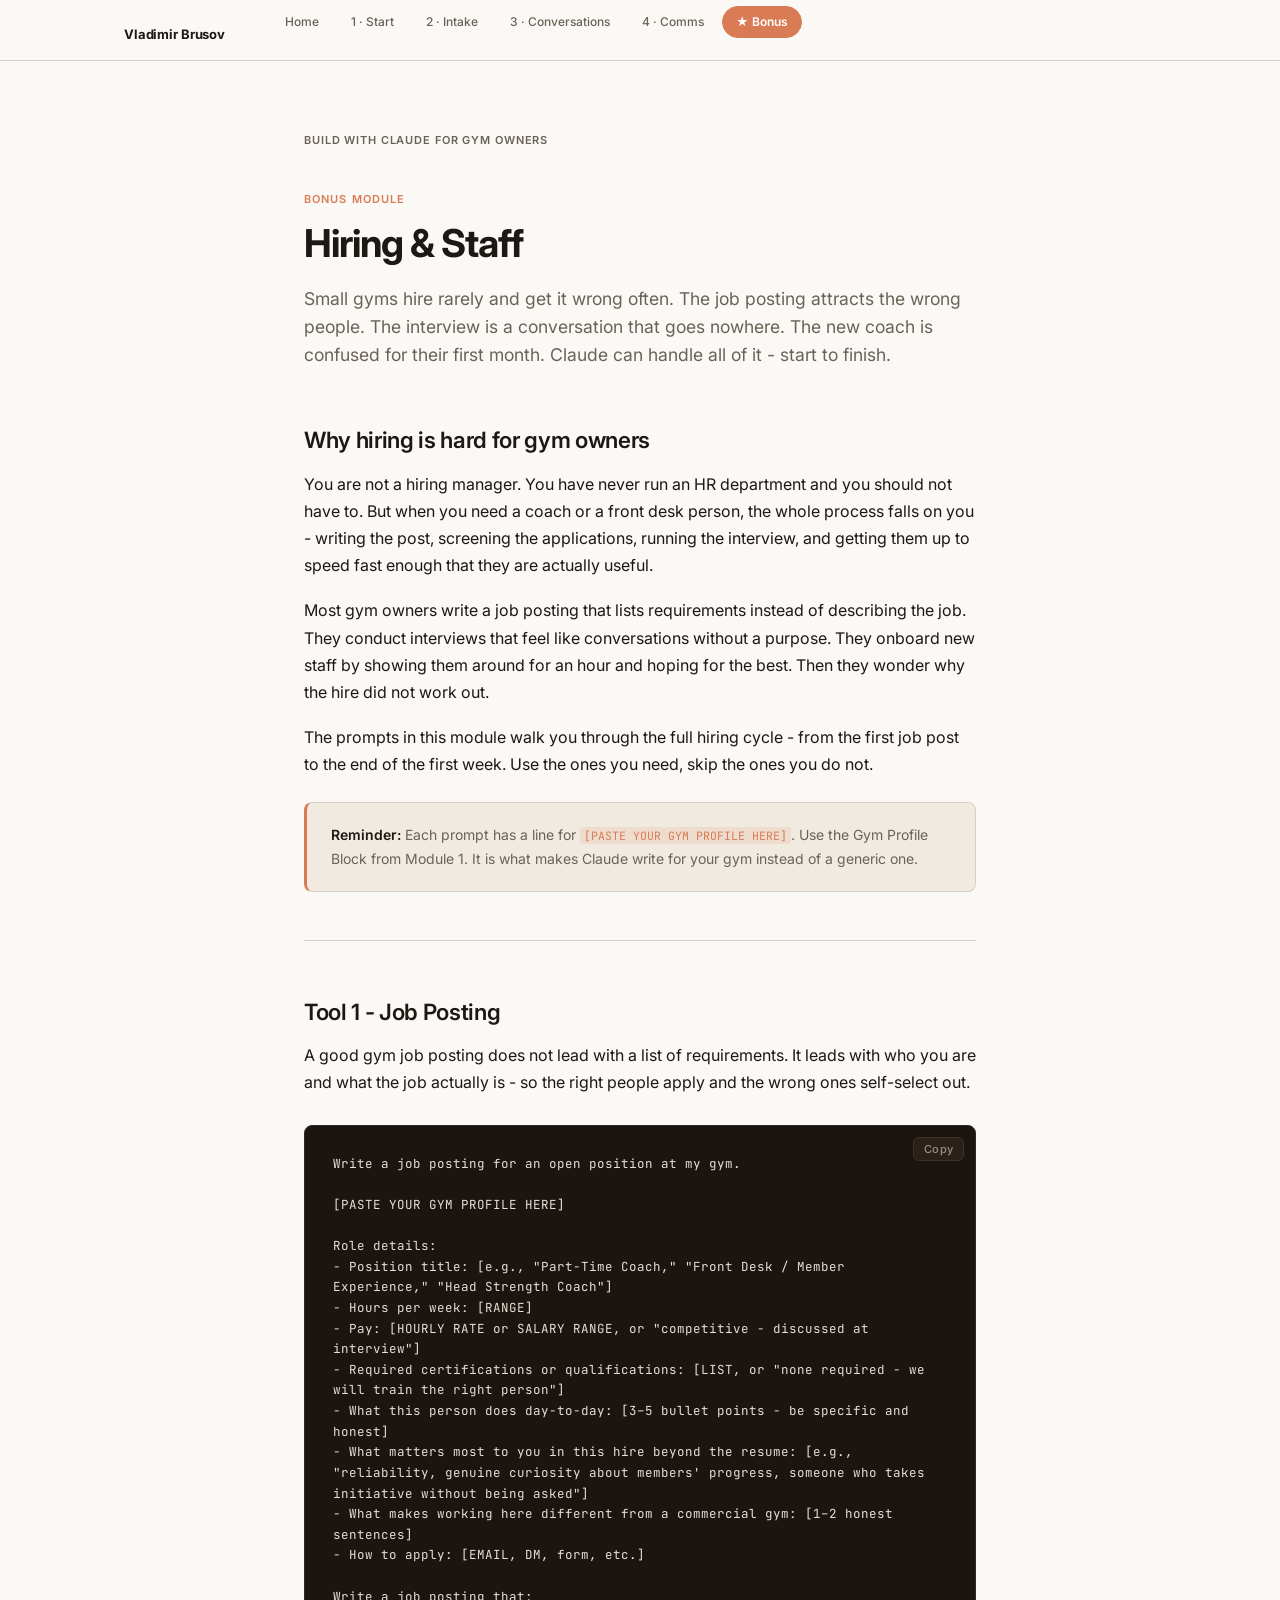
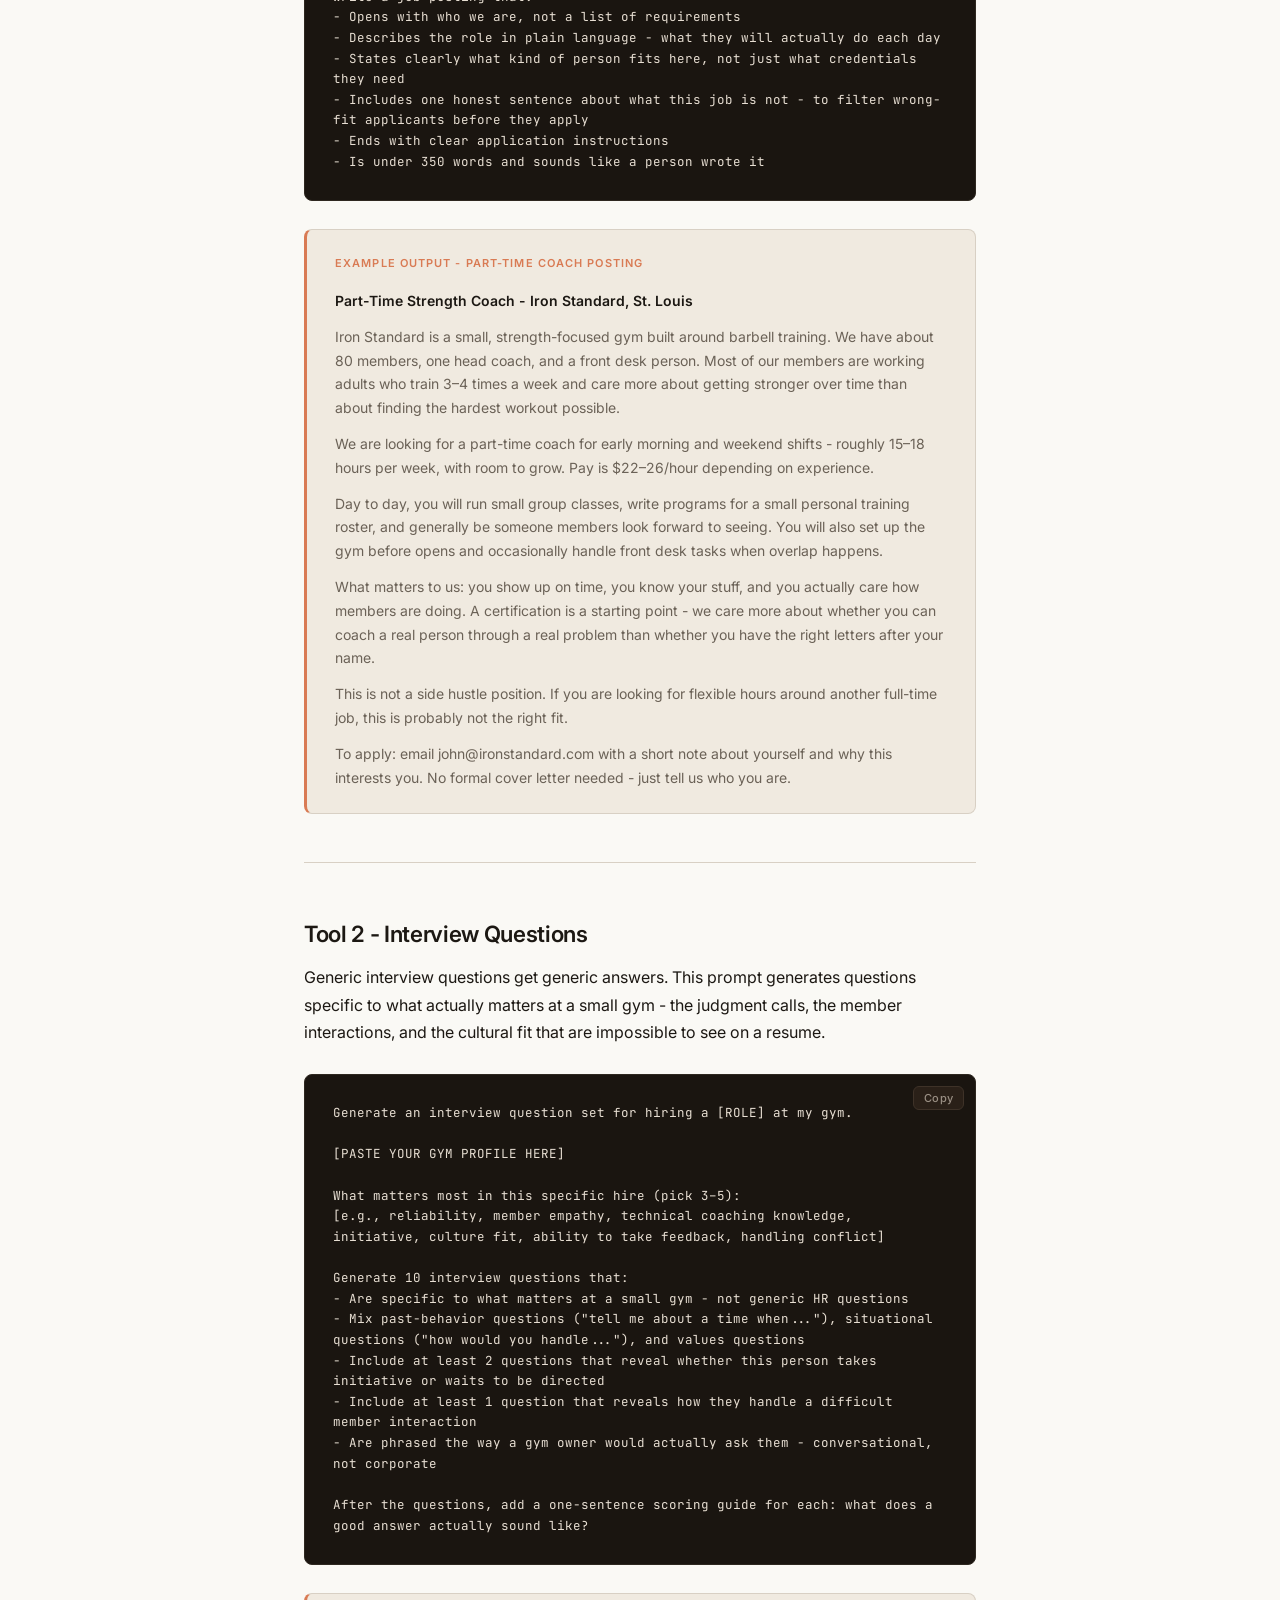
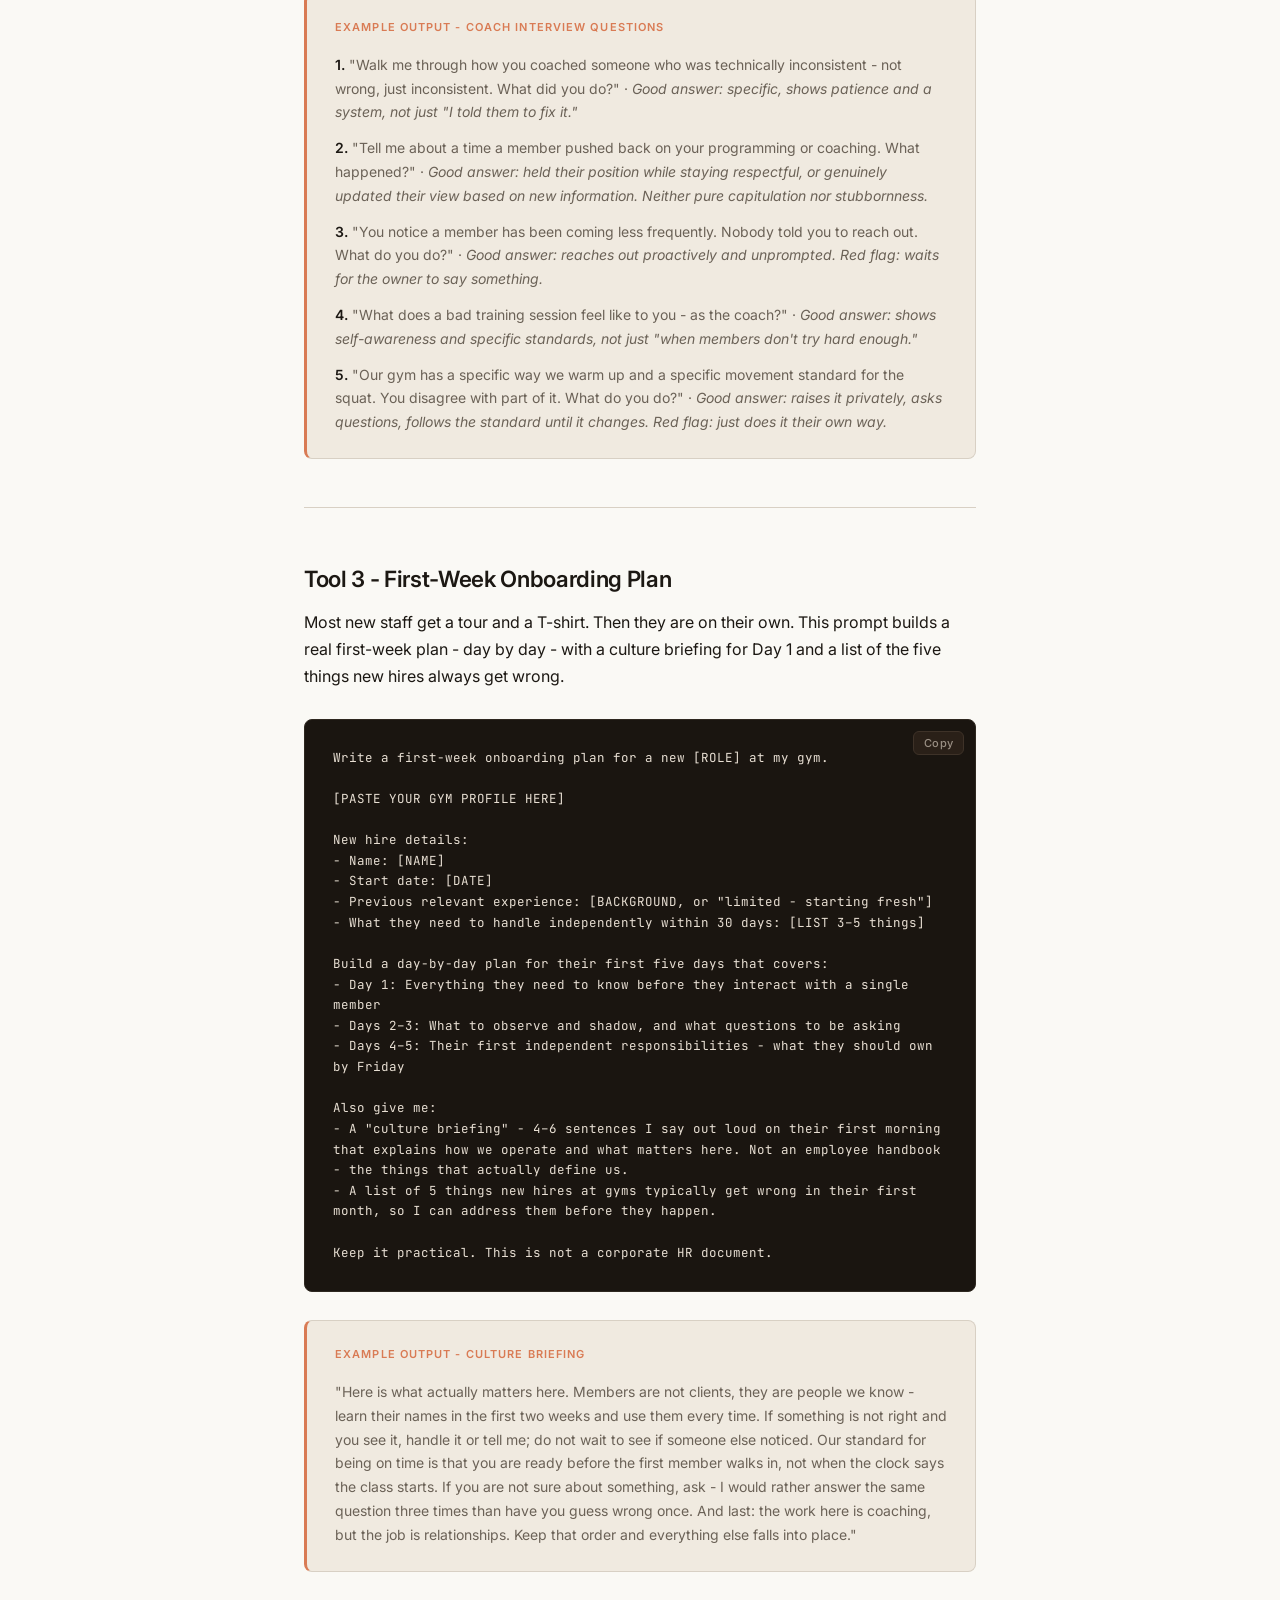
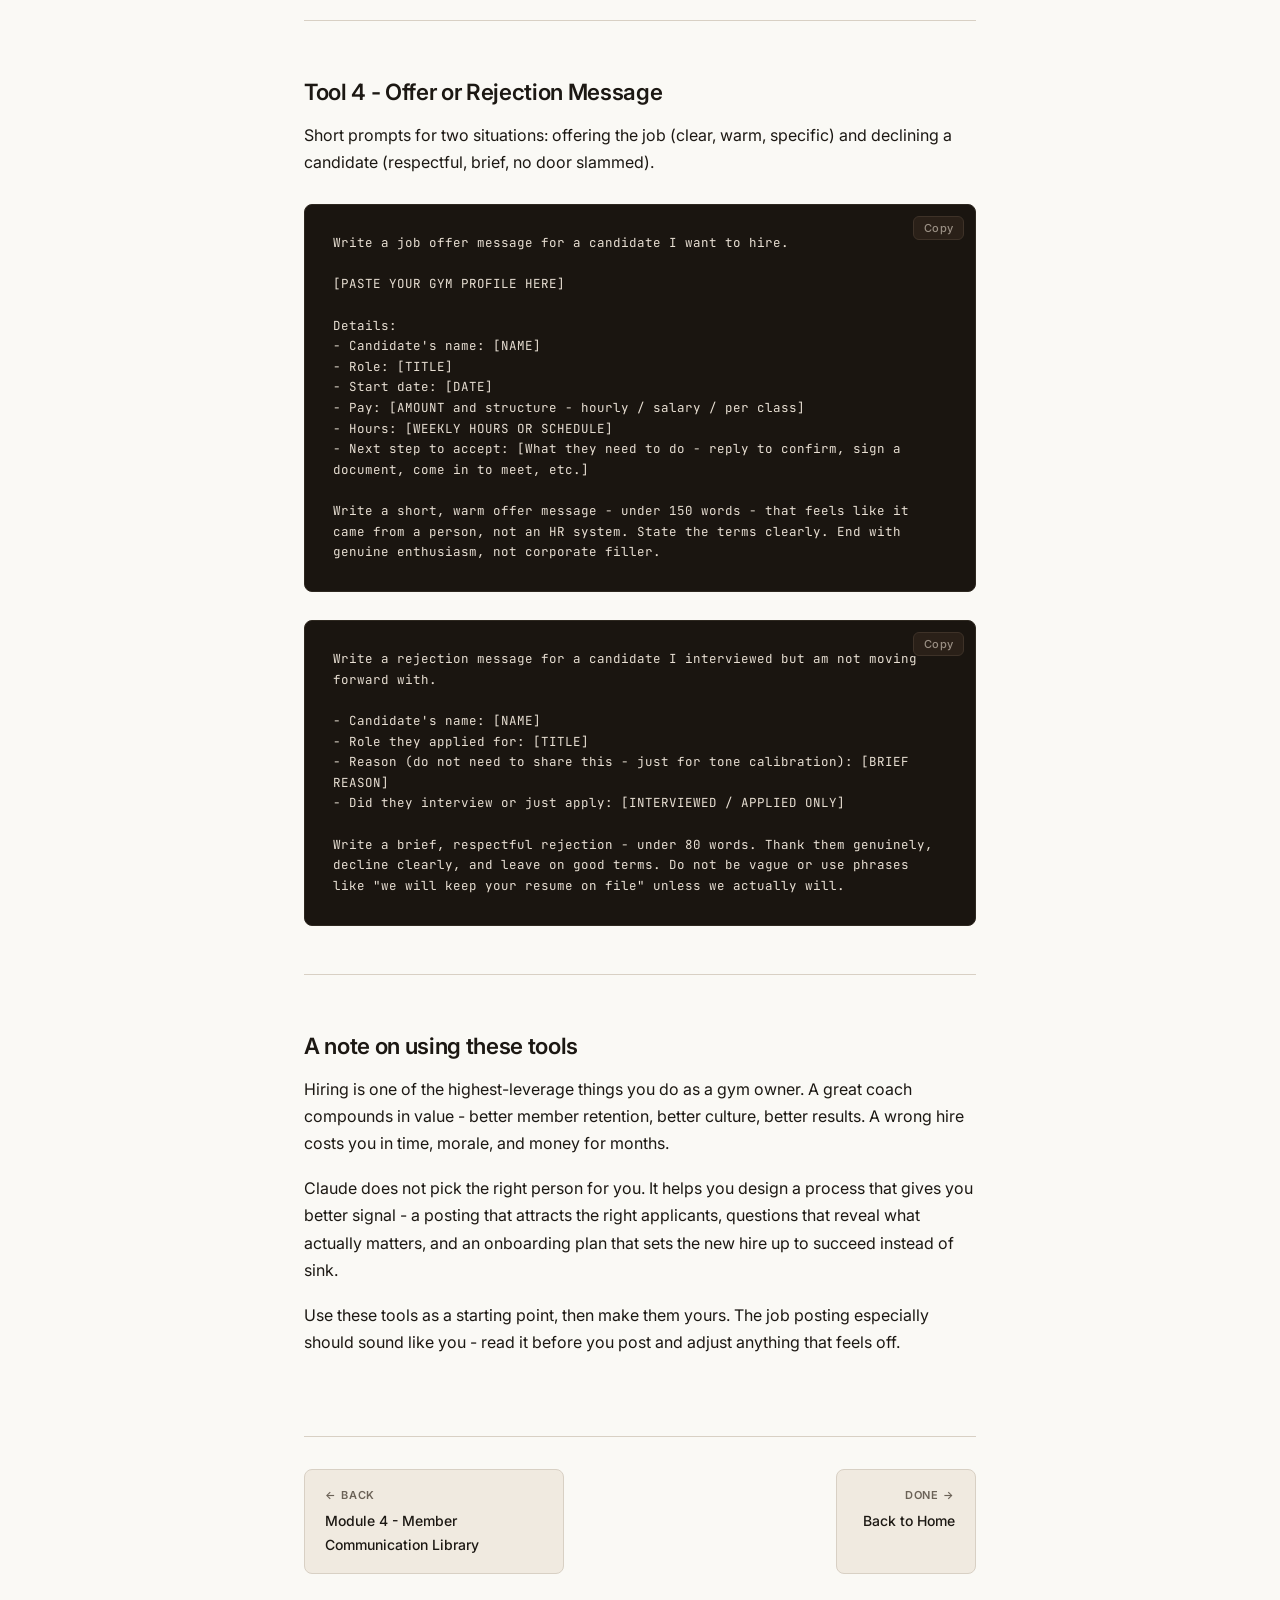
<file: module-5.html>
<!DOCTYPE html>
<html lang="en">
<head>
  <meta charset="UTF-8">
  <meta name="viewport" content="width=device-width, initial-scale=1.0">
  <title>Bonus - Hiring &amp; Staff | Build with Claude for Gym Owners</title>
  <meta name="description" content="Use Claude to write job postings, interview questions, onboarding scripts, and staff feedback - without an HR department.">
  <link rel="stylesheet" href="style.css">
</head>
<body>

<nav>
  <div class="nav-inner">
    <a href="index.html" class="nav-brand">Vladimir Brusov</a>
    <ul class="nav-links">
      <li><a href="index.html">Home</a></li>
      <li><a href="module-1.html">1 · Start</a></li>
      <li><a href="module-2.html">2 · Intake</a></li>
      <li><a href="module-3.html">3 · Conversations</a></li>
      <li><a href="module-4.html">4 · Comms</a></li>
      <li><a href="module-5.html" class="active">★ Bonus</a></li>
    </ul>
    <button class="nav-hamburger" aria-label="Open menu">
      <span></span><span></span><span></span>
    </button>
  </div>
  <div class="mobile-menu">
    <a href="index.html">Home</a>
    <a href="module-1.html">1 · Start</a>
    <a href="module-2.html">Module 2 - Member Intake Assistant</a>
    <a href="module-3.html">Module 3 - Difficult Conversations</a>
    <a href="module-4.html">Module 4 - Member Communication Library</a>
    <a href="module-5.html" class="active">Bonus - Hiring &amp; Staff</a>
  </div>
</nav>

<main>
  <div class="course-byline"><a href="index.html">Build with Claude for Gym Owners</a></div>
  <span class="module-label">Bonus Module</span>
  <h1>Hiring &amp; Staff</h1>
  <p class="lead">Small gyms hire rarely and get it wrong often. The job posting attracts the wrong people. The interview is a conversation that goes nowhere. The new coach is confused for their first month. Claude can handle all of it - start to finish.</p>

  <h2>Why hiring is hard for gym owners</h2>

  <p>You are not a hiring manager. You have never run an HR department and you should not have to. But when you need a coach or a front desk person, the whole process falls on you - writing the post, screening the applications, running the interview, and getting them up to speed fast enough that they are actually useful.</p>

  <p>Most gym owners write a job posting that lists requirements instead of describing the job. They conduct interviews that feel like conversations without a purpose. They onboard new staff by showing them around for an hour and hoping for the best. Then they wonder why the hire did not work out.</p>

  <p>The prompts in this module walk you through the full hiring cycle - from the first job post to the end of the first week. Use the ones you need, skip the ones you do not.</p>

  <div class="callout accent">
    <p><strong>Reminder:</strong> Each prompt has a line for <span class="custom-note">[PASTE YOUR GYM PROFILE HERE]</span>. Use the Gym Profile Block from Module 1. It is what makes Claude write for your gym instead of a generic one.</p>
  </div>

  <hr>

  <h2>Tool 1 - Job Posting</h2>

  <p>A good gym job posting does not lead with a list of requirements. It leads with who you are and what the job actually is - so the right people apply and the wrong ones self-select out.</p>

  <div class="prompt-block">
    <pre>Write a job posting for an open position at my gym.

[PASTE YOUR GYM PROFILE HERE]

Role details:
- Position title: [e.g., "Part-Time Coach," "Front Desk / Member Experience," "Head Strength Coach"]
- Hours per week: [RANGE]
- Pay: [HOURLY RATE or SALARY RANGE, or "competitive - discussed at interview"]
- Required certifications or qualifications: [LIST, or "none required - we will train the right person"]
- What this person does day-to-day: [3–5 bullet points - be specific and honest]
- What matters most to you in this hire beyond the resume: [e.g., "reliability, genuine curiosity about members' progress, someone who takes initiative without being asked"]
- What makes working here different from a commercial gym: [1–2 honest sentences]
- How to apply: [EMAIL, DM, form, etc.]

Write a job posting that:
- Opens with who we are, not a list of requirements
- Describes the role in plain language - what they will actually do each day
- States clearly what kind of person fits here, not just what credentials they need
- Includes one honest sentence about what this job is not - to filter wrong-fit applicants before they apply
- Ends with clear application instructions
- Is under 350 words and sounds like a person wrote it</pre>
  </div>

  <div class="example-output">
    <span class="example-label">Example Output - Part-Time Coach Posting</span>
    <p><strong>Part-Time Strength Coach - Iron Standard, St. Louis</strong></p>
    <p>Iron Standard is a small, strength-focused gym built around barbell training. We have about 80 members, one head coach, and a front desk person. Most of our members are working adults who train 3–4 times a week and care more about getting stronger over time than about finding the hardest workout possible.</p>
    <p>We are looking for a part-time coach for early morning and weekend shifts - roughly 15–18 hours per week, with room to grow. Pay is $22–26/hour depending on experience.</p>
    <p>Day to day, you will run small group classes, write programs for a small personal training roster, and generally be someone members look forward to seeing. You will also set up the gym before opens and occasionally handle front desk tasks when overlap happens.</p>
    <p>What matters to us: you show up on time, you know your stuff, and you actually care how members are doing. A certification is a starting point - we care more about whether you can coach a real person through a real problem than whether you have the right letters after your name.</p>
    <p>This is not a side hustle position. If you are looking for flexible hours around another full-time job, this is probably not the right fit.</p>
    <p>To apply: email john@ironstandard.com with a short note about yourself and why this interests you. No formal cover letter needed - just tell us who you are.</p>
  </div>

  <hr>

  <h2>Tool 2 - Interview Questions</h2>

  <p>Generic interview questions get generic answers. This prompt generates questions specific to what actually matters at a small gym - the judgment calls, the member interactions, and the cultural fit that are impossible to see on a resume.</p>

  <div class="prompt-block">
    <pre>Generate an interview question set for hiring a [ROLE] at my gym.

[PASTE YOUR GYM PROFILE HERE]

What matters most in this specific hire (pick 3–5):
[e.g., reliability, member empathy, technical coaching knowledge, initiative, culture fit, ability to take feedback, handling conflict]

Generate 10 interview questions that:
- Are specific to what matters at a small gym - not generic HR questions
- Mix past-behavior questions ("tell me about a time when..."), situational questions ("how would you handle..."), and values questions
- Include at least 2 questions that reveal whether this person takes initiative or waits to be directed
- Include at least 1 question that reveals how they handle a difficult member interaction
- Are phrased the way a gym owner would actually ask them - conversational, not corporate

After the questions, add a one-sentence scoring guide for each: what does a good answer actually sound like?</pre>
  </div>

  <div class="example-output">
    <span class="example-label">Example Output - Coach Interview Questions</span>
    <p><strong>1.</strong> "Walk me through how you coached someone who was technically inconsistent - not wrong, just inconsistent. What did you do?" · <em>Good answer: specific, shows patience and a system, not just "I told them to fix it."</em></p>
    <p><strong>2.</strong> "Tell me about a time a member pushed back on your programming or coaching. What happened?" · <em>Good answer: held their position while staying respectful, or genuinely updated their view based on new information. Neither pure capitulation nor stubbornness.</em></p>
    <p><strong>3.</strong> "You notice a member has been coming less frequently. Nobody told you to reach out. What do you do?" · <em>Good answer: reaches out proactively and unprompted. Red flag: waits for the owner to say something.</em></p>
    <p><strong>4.</strong> "What does a bad training session feel like to you - as the coach?" · <em>Good answer: shows self-awareness and specific standards, not just "when members don't try hard enough."</em></p>
    <p><strong>5.</strong> "Our gym has a specific way we warm up and a specific movement standard for the squat. You disagree with part of it. What do you do?" · <em>Good answer: raises it privately, asks questions, follows the standard until it changes. Red flag: just does it their own way.</em></p>
  </div>

  <hr>

  <h2>Tool 3 - First-Week Onboarding Plan</h2>

  <p>Most new staff get a tour and a T-shirt. Then they are on their own. This prompt builds a real first-week plan - day by day - with a culture briefing for Day 1 and a list of the five things new hires always get wrong.</p>

  <div class="prompt-block">
    <pre>Write a first-week onboarding plan for a new [ROLE] at my gym.

[PASTE YOUR GYM PROFILE HERE]

New hire details:
- Name: [NAME]
- Start date: [DATE]
- Previous relevant experience: [BACKGROUND, or "limited - starting fresh"]
- What they need to handle independently within 30 days: [LIST 3–5 things]

Build a day-by-day plan for their first five days that covers:
- Day 1: Everything they need to know before they interact with a single member
- Days 2–3: What to observe and shadow, and what questions to be asking
- Days 4–5: Their first independent responsibilities - what they should own by Friday

Also give me:
- A "culture briefing" - 4–6 sentences I say out loud on their first morning that explains how we operate and what matters here. Not an employee handbook - the things that actually define us.
- A list of 5 things new hires at gyms typically get wrong in their first month, so I can address them before they happen.

Keep it practical. This is not a corporate HR document.</pre>
  </div>

  <div class="example-output">
    <span class="example-label">Example Output - Culture Briefing</span>
    <p>"Here is what actually matters here. Members are not clients, they are people we know - learn their names in the first two weeks and use them every time. If something is not right and you see it, handle it or tell me; do not wait to see if someone else noticed. Our standard for being on time is that you are ready before the first member walks in, not when the clock says the class starts. If you are not sure about something, ask - I would rather answer the same question three times than have you guess wrong once. And last: the work here is coaching, but the job is relationships. Keep that order and everything else falls into place."</p>
  </div>

  <hr>

  <h2>Tool 4 - Offer or Rejection Message</h2>

  <p>Short prompts for two situations: offering the job (clear, warm, specific) and declining a candidate (respectful, brief, no door slammed).</p>

  <div class="prompt-block">
    <pre>Write a job offer message for a candidate I want to hire.

[PASTE YOUR GYM PROFILE HERE]

Details:
- Candidate's name: [NAME]
- Role: [TITLE]
- Start date: [DATE]
- Pay: [AMOUNT and structure - hourly / salary / per class]
- Hours: [WEEKLY HOURS OR SCHEDULE]
- Next step to accept: [What they need to do - reply to confirm, sign a document, come in to meet, etc.]

Write a short, warm offer message - under 150 words - that feels like it came from a person, not an HR system. State the terms clearly. End with genuine enthusiasm, not corporate filler.</pre>
  </div>

  <div class="prompt-block">
    <pre>Write a rejection message for a candidate I interviewed but am not moving forward with.

- Candidate's name: [NAME]
- Role they applied for: [TITLE]
- Reason (do not need to share this - just for tone calibration): [BRIEF REASON]
- Did they interview or just apply: [INTERVIEWED / APPLIED ONLY]

Write a brief, respectful rejection - under 80 words. Thank them genuinely, decline clearly, and leave on good terms. Do not be vague or use phrases like "we will keep your resume on file" unless we actually will.</pre>
  </div>

  <hr>

  <h2>A note on using these tools</h2>

  <p>Hiring is one of the highest-leverage things you do as a gym owner. A great coach compounds in value - better member retention, better culture, better results. A wrong hire costs you in time, morale, and money for months.</p>

  <p>Claude does not pick the right person for you. It helps you design a process that gives you better signal - a posting that attracts the right applicants, questions that reveal what actually matters, and an onboarding plan that sets the new hire up to succeed instead of sink.</p>

  <p>Use these tools as a starting point, then make them yours. The job posting especially should sound like you - read it before you post and adjust anything that feels off.</p>

  <div class="module-nav">
    <a href="module-4.html" class="nav-btn">
      <span class="nav-btn-label">&larr; Back</span>
      <span class="nav-btn-title">Module 4 - Member Communication Library</span>
    </a>
    <a href="index.html" class="nav-btn next">
      <span class="nav-btn-label">Done &rarr;</span>
      <span class="nav-btn-title">Back to Home</span>
    </a>
  </div>
</main>

<script src="script.js"></script>
</body>
</html>
</file>
<file: style.css>
@import url('https://fonts.googleapis.com/css2?family=Inter:wght@400;500;600;700&family=JetBrains+Mono:wght@400;500&display=swap');

:root {
  --bg: #FAF9F5;
  --surface: #F0EAE0;
  --surface-2: #E8DFD3;
  --border: #D8D0C4;
  --text: #1C1813;
  --text-muted: #6B6257;
  --accent: #D97B54;
  --accent-hover: #C4663C;
  --code-bg: #1A1510;
  --green: #2D7D4F;
}

* {
  box-sizing: border-box;
  margin: 0;
  padding: 0;
}

html {
  scroll-behavior: smooth;
}

body {
  background: var(--bg);
  color: var(--text);
  font-family: 'Inter', -apple-system, BlinkMacSystemFont, sans-serif;
  font-size: 16px;
  line-height: 1.7;
  -webkit-font-smoothing: antialiased;
}

/* ─── Navigation ─── */

nav {
  position: sticky;
  top: 0;
  background: rgba(250, 249, 245, 0.97);
  backdrop-filter: blur(12px);
  -webkit-backdrop-filter: blur(12px);
  border-bottom: 1px solid var(--border);
  z-index: 100;
}

.nav-inner {
  max-width: 1080px;
  margin: 0 auto;
  padding: 8px 24px 0;
  display: flex;
  align-items: center;
  gap: 6px;
  height: 60px;
}

.nav-brand {
  font-weight: 700;
  font-size: 13px;
  color: var(--text);
  text-decoration: none;
  white-space: nowrap;
  margin-right: 16px;
  letter-spacing: -0.01em;
  flex-shrink: 0;
}

/* ─── Course byline (module pages) ─── */

.course-byline {
  margin-bottom: 32px;
}

.course-byline a {
  font-size: 11px;
  font-weight: 600;
  letter-spacing: 0.08em;
  text-transform: uppercase;
  color: var(--text-muted);
  text-decoration: none;
}

.course-byline a:hover {
  color: var(--accent);
  text-decoration: none;
}

.nav-links {
  display: flex;
  list-style: none;
  gap: 4px;
  flex: 1;
}

.nav-links a {
  display: block;
  padding: 5px 13px;
  font-size: 12px;
  font-weight: 500;
  color: var(--text-muted);
  text-decoration: none;
  border-radius: 20px;
  border: 1px solid transparent;
  transition: all 0.15s;
  white-space: nowrap;
}

.nav-links a:hover {
  color: var(--text);
  background: var(--surface);
  border-color: var(--border);
  text-decoration: none;
}

.nav-links a.active {
  color: #fff;
  background: var(--accent);
  border-color: var(--accent);
  font-weight: 600;
}

.nav-hamburger {
  display: none;
  background: none;
  border: none;
  cursor: pointer;
  padding: 6px;
  margin-left: auto;
  flex-direction: column;
  gap: 5px;
}

.nav-hamburger span {
  display: block;
  width: 20px;
  height: 2px;
  background: var(--text-muted);
  border-radius: 2px;
  transition: 0.2s;
}

.mobile-menu {
  display: none;
  background: var(--bg);
  border-bottom: 1px solid var(--border);
  padding: 8px 24px 16px;
}

.mobile-menu.open {
  display: block;
}

.mobile-menu a {
  display: block;
  padding: 11px 0;
  font-size: 14px;
  color: var(--text-muted);
  text-decoration: none;
  border-bottom: 1px solid var(--border);
}

.mobile-menu a:last-child {
  border-bottom: none;
}

.mobile-menu a.active {
  color: var(--accent);
}

/* ─── Main content ─── */

main {
  max-width: 720px;
  margin: 0 auto;
  padding: 64px 24px 120px;
}

/* ─── Typography ─── */

h1 {
  font-size: 2.4rem;
  font-weight: 700;
  line-height: 1.15;
  letter-spacing: -0.025em;
  margin-bottom: 20px;
  color: var(--text);
}

h2 {
  font-size: 1.4rem;
  font-weight: 600;
  line-height: 1.3;
  letter-spacing: -0.015em;
  margin-top: 56px;
  margin-bottom: 16px;
  color: var(--text);
}

h3 {
  font-size: 1.05rem;
  font-weight: 600;
  margin-top: 36px;
  margin-bottom: 12px;
  color: var(--text);
}

p {
  margin-bottom: 18px;
  color: var(--text);
}

p:last-child {
  margin-bottom: 0;
}

strong {
  color: var(--text);
  font-weight: 600;
}

a {
  color: var(--accent);
  text-decoration: none;
}

a:hover {
  text-decoration: underline;
}

ul, ol {
  padding-left: 24px;
  margin-bottom: 18px;
}

li {
  margin-bottom: 6px;
}

hr {
  border: none;
  border-top: 1px solid var(--border);
  margin: 48px 0;
}

/* ─── Labels ─── */

.module-label {
  display: inline-block;
  font-size: 11px;
  font-weight: 600;
  letter-spacing: 0.1em;
  text-transform: uppercase;
  color: var(--accent);
  margin-bottom: 12px;
}

.lead {
  font-size: 1.1rem;
  color: var(--text-muted);
  margin-bottom: 40px;
  line-height: 1.6;
}

/* ─── Callout box ─── */

.callout {
  background: var(--surface);
  border: 1px solid var(--border);
  border-radius: 8px;
  padding: 20px 24px;
  margin: 24px 0;
}

.callout.accent {
  border-left: 3px solid var(--accent);
}

.callout p {
  margin: 0;
  font-size: 14px;
  color: var(--text-muted);
}

.callout strong {
  color: var(--text);
}

/* ─── Step list ─── */

.steps {
  list-style: none;
  counter-reset: steps;
  padding: 0;
  margin: 24px 0;
}

.steps li {
  counter-increment: steps;
  display: flex;
  gap: 16px;
  margin-bottom: 20px;
  align-items: flex-start;
}

.steps li::before {
  content: counter(steps);
  display: flex;
  align-items: center;
  justify-content: center;
  min-width: 28px;
  height: 28px;
  background: var(--surface);
  border: 1px solid var(--border);
  border-radius: 50%;
  font-size: 12px;
  font-weight: 600;
  color: var(--accent);
  margin-top: 3px;
  flex-shrink: 0;
}

.steps li > div {
  flex: 1;
}

.steps li strong {
  display: block;
  margin-bottom: 4px;
}

/* ─── Prompt blocks ─── */

.prompt-block {
  position: relative;
  margin: 28px 0;
}

.prompt-block pre {
  background: var(--code-bg);
  border: 1px solid #2E2820;
  border-radius: 8px;
  padding: 28px 28px 28px;
  overflow-x: auto;
  font-family: 'JetBrains Mono', 'Fira Code', monospace;
  font-size: 12.5px;
  line-height: 1.65;
  color: #E8DFD3;
  white-space: pre-wrap;
  word-break: break-word;
}

.prompt-label {
  display: flex;
  align-items: center;
  gap: 8px;
  margin-bottom: 8px;
}

.prompt-label span {
  font-size: 11px;
  font-weight: 600;
  letter-spacing: 0.08em;
  text-transform: uppercase;
  color: var(--text-muted);
}

.copy-btn {
  position: absolute;
  top: 12px;
  right: 12px;
  background: #2A2018;
  border: 1px solid #3E3228;
  border-radius: 6px;
  color: #9A8F84;
  font-size: 11px;
  font-weight: 500;
  padding: 4px 10px;
  cursor: pointer;
  font-family: 'Inter', sans-serif;
  transition: color 0.15s, border-color 0.15s;
  letter-spacing: 0.02em;
}

.copy-btn:hover {
  color: #E8DFD3;
  border-color: #5A4A38;
}

.copy-btn.copied {
  color: #4ade80;
  border-color: #4ade80;
}

/* ─── Example output ─── */

.example-output {
  background: var(--surface);
  border: 1px solid var(--border);
  border-left: 3px solid var(--accent);
  border-radius: 8px;
  padding: 24px 28px;
  margin: 28px 0;
}

.example-label {
  font-size: 11px;
  font-weight: 600;
  letter-spacing: 0.1em;
  text-transform: uppercase;
  color: var(--accent);
  margin-bottom: 16px;
  display: block;
}

.example-output p {
  font-size: 14px;
  color: var(--text-muted);
  margin-bottom: 12px;
}

.example-output p:last-child {
  margin-bottom: 0;
}

.example-output strong {
  color: var(--text);
}

/* ─── Customization note ─── */

.custom-note {
  display: inline;
  background: rgba(217, 123, 84, 0.12);
  border-radius: 3px;
  padding: 1px 4px;
  font-family: 'JetBrains Mono', monospace;
  font-size: 11.5px;
  color: var(--accent);
}

/* ─── Module nav (prev/next) ─── */

.module-nav {
  display: flex;
  justify-content: space-between;
  gap: 16px;
  margin-top: 80px;
  padding-top: 32px;
  border-top: 1px solid var(--border);
}

.nav-btn {
  display: flex;
  flex-direction: column;
  gap: 4px;
  padding: 16px 20px;
  background: var(--surface);
  border: 1px solid var(--border);
  border-radius: 8px;
  text-decoration: none;
  max-width: 260px;
  min-width: 140px;
  transition: border-color 0.15s;
}

.nav-btn:hover {
  border-color: var(--accent);
  text-decoration: none;
}

.nav-btn-label {
  font-size: 11px;
  color: var(--text-muted);
  text-transform: uppercase;
  letter-spacing: 0.08em;
  font-weight: 600;
}

.nav-btn-title {
  font-size: 14px;
  color: var(--text);
  font-weight: 500;
}

.nav-btn.next {
  margin-left: auto;
  text-align: right;
}

/* ─── Landing page ─── */

.hero {
  padding: 72px 0 56px;
  border-bottom: 1px solid var(--border);
  margin-bottom: 56px;
}

.hero .module-label {
  margin-bottom: 16px;
}

.hero h1 {
  font-size: 2.8rem;
  margin-bottom: 20px;
}

.hero .lead {
  font-size: 1.15rem;
  max-width: 560px;
}

.hero-cta {
  display: inline-flex;
  align-items: center;
  gap: 8px;
  margin-top: 32px;
  padding: 12px 24px;
  background: var(--accent);
  color: #FAF9F5;
  font-weight: 600;
  font-size: 14px;
  border-radius: 8px;
  text-decoration: none;
  transition: background 0.15s;
}

.hero-cta:hover {
  background: var(--accent-hover);
  text-decoration: none;
  color: #FAF9F5;
}

.module-cards {
  margin-bottom: 64px;
}

.module-cards h2 {
  margin-top: 0;
  margin-bottom: 20px;
}

.module-card {
  display: flex;
  gap: 20px;
  padding: 20px 24px;
  background: var(--surface);
  border: 1px solid var(--border);
  border-radius: 8px;
  margin-bottom: 10px;
  text-decoration: none;
  transition: border-color 0.15s;
  align-items: flex-start;
}

.module-card:hover {
  border-color: var(--accent);
  text-decoration: none;
}

.card-number {
  font-size: 11px;
  font-weight: 700;
  color: var(--accent);
  letter-spacing: 0.08em;
  font-family: 'JetBrains Mono', monospace;
  min-width: 36px;
  padding-top: 3px;
}

.card-content h3 {
  margin: 0 0 5px;
  font-size: 15px;
  color: var(--text);
  font-weight: 500;
}

.card-content p {
  margin: 0;
  font-size: 13px;
  color: var(--text-muted);
  line-height: 1.5;
}

.about-section {
  padding: 40px 0;
  border-top: 1px solid var(--border);
}

.about-section p {
  font-size: 14px;
  color: var(--text-muted);
}

/* ─── Responsive ─── */

@media (max-width: 680px) {
  .nav-links {
    display: none;
  }

  .nav-hamburger {
    display: flex;
  }

  main {
    padding: 40px 20px 80px;
  }

  h1 {
    font-size: 1.75rem;
  }

  .hero h1 {
    font-size: 1.9rem;
  }

  .hero {
    padding: 48px 0 40px;
  }

  .module-nav {
    flex-direction: column;
  }

  .nav-btn.next {
    margin-left: 0;
    text-align: left;
    max-width: 100%;
  }

  .nav-btn {
    max-width: 100%;
  }

  .prompt-block pre {
    font-size: 12px;
    padding: 20px 16px;
  }
}
</file>
